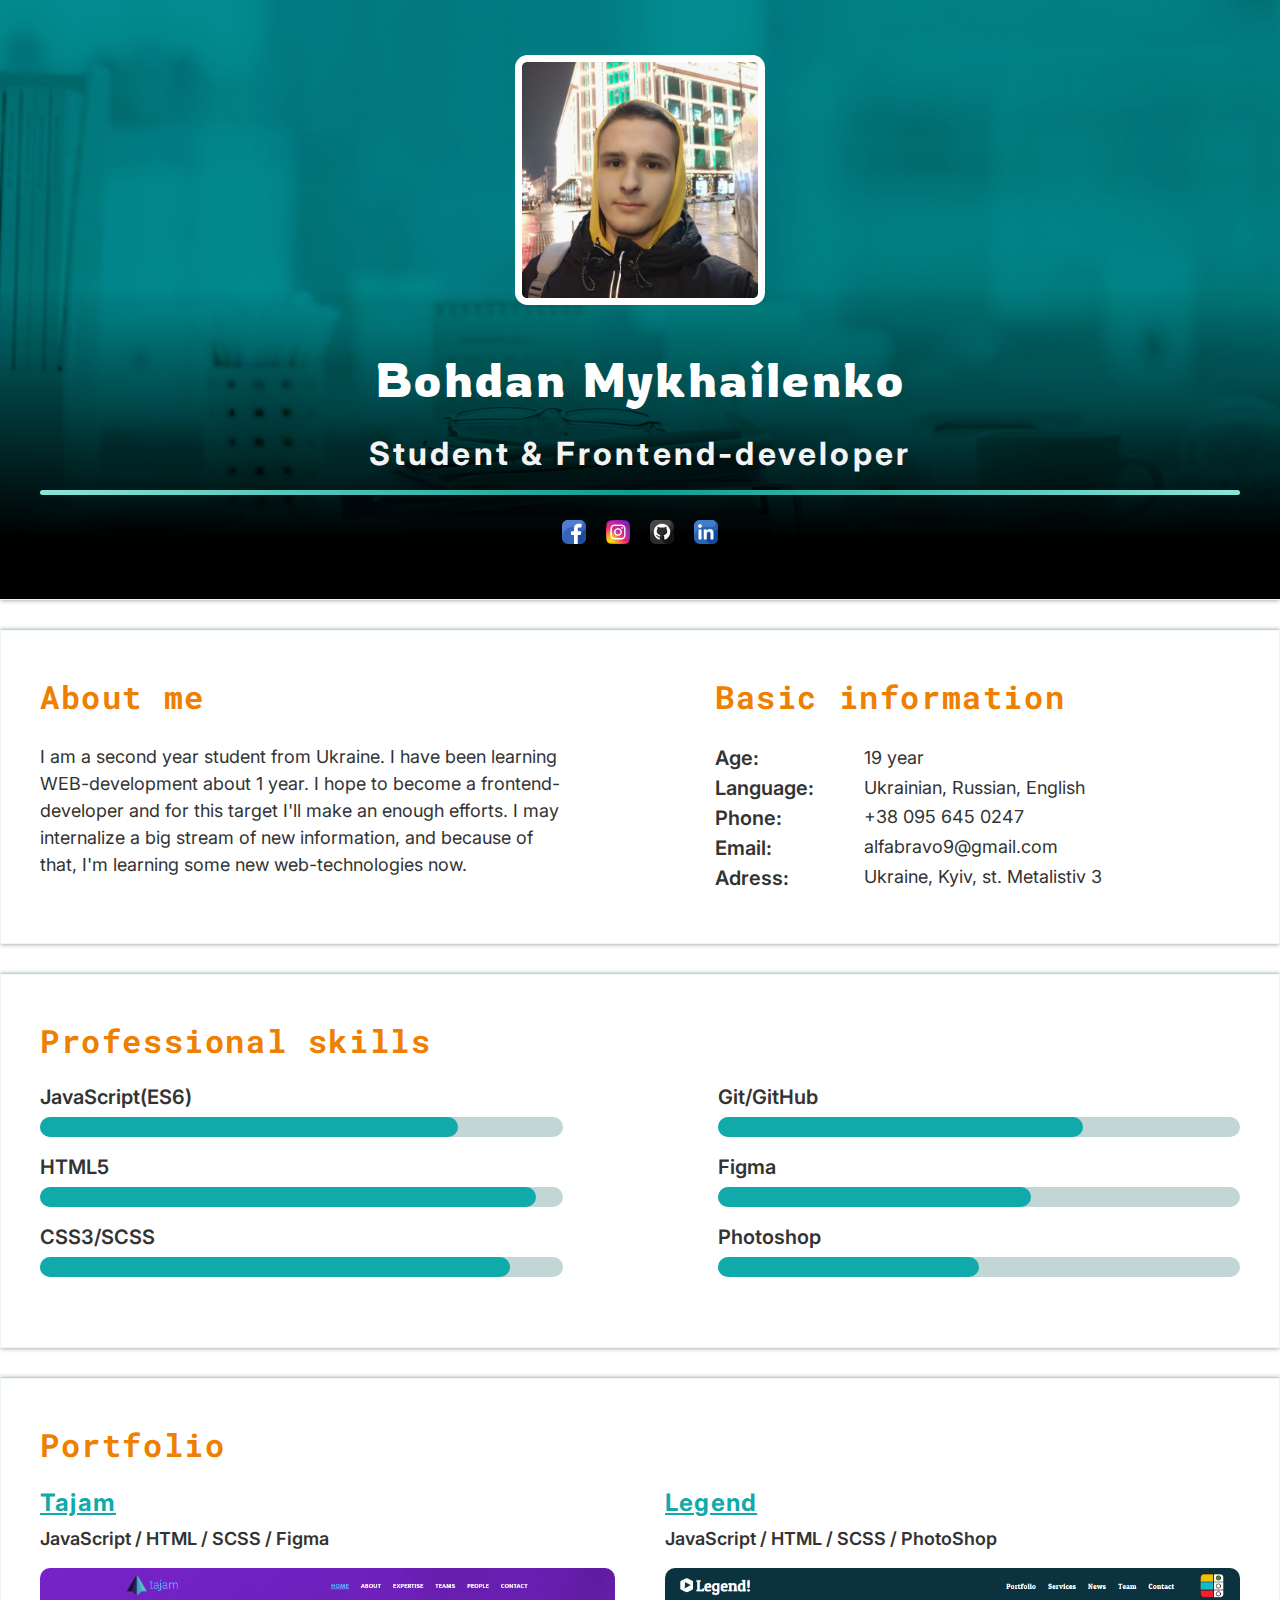
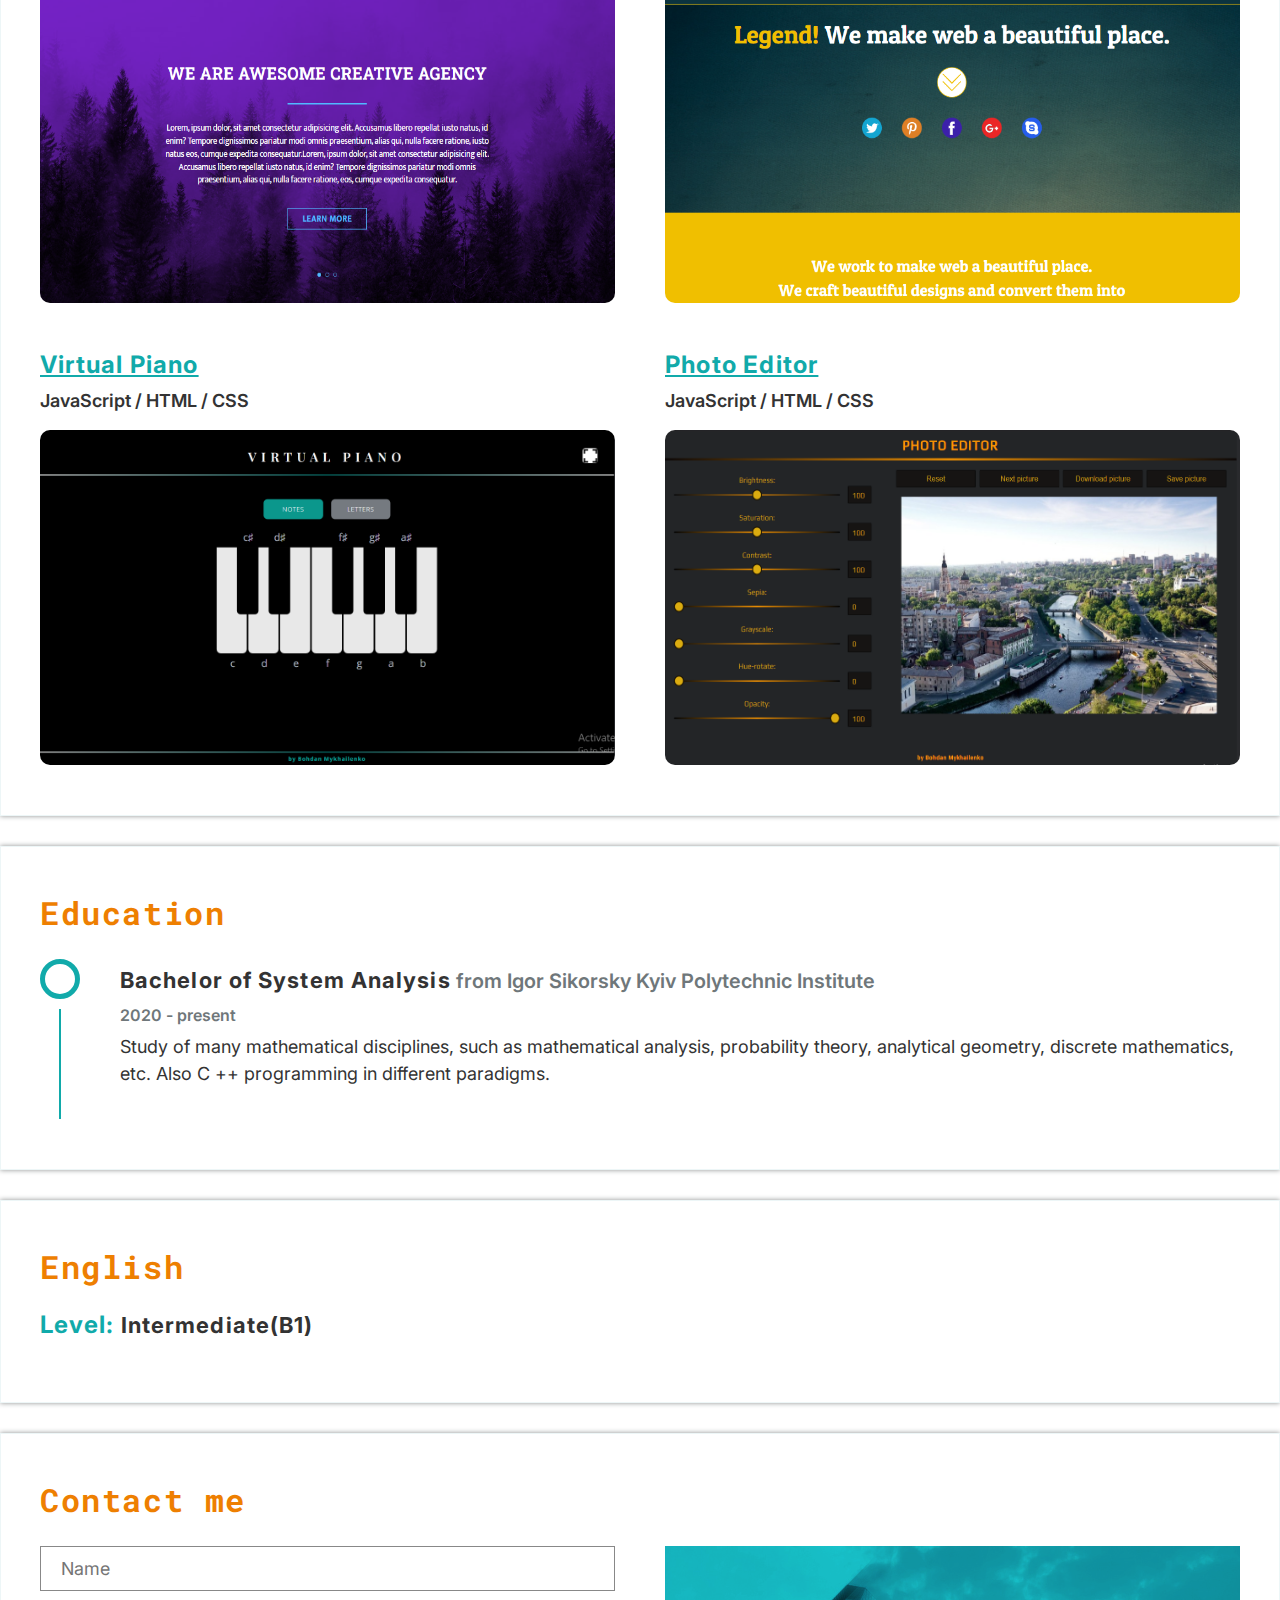
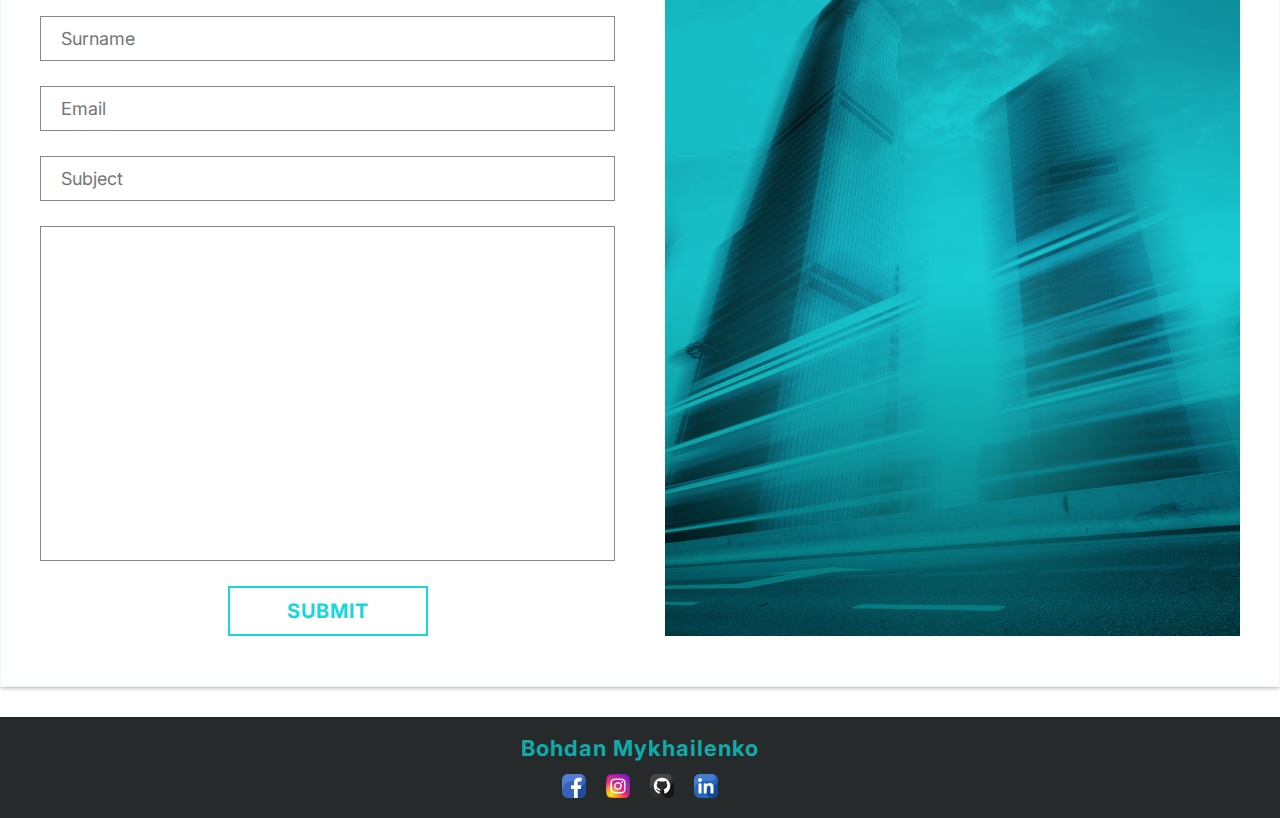
<file: cv/index.html>
<!DOCTYPE html>
<html lang="en">

<head>
  <meta charset="UTF-8">
  <meta http-equiv="X-UA-Compatible" content="IE=edge">
  <meta name="viewport" content="width=device-width, initial-scale=1.0">
  <title>CV</title>
  <link rel="stylesheet" href="css/style.css">
  <link href="[data-uri]" rel="icon" type="image/x-icon" />
</head>

<body>
  <header class=" header">
    <div class="container">
      <div class="header__items">
        <div class="header__img">
          <img src="img/photo.jpg" alt="photo">
        </div>
        <h1 class="header__name title">Bohdan Mykhailenko</h1>
        <h2 class="header__subtitle subtitle">Student & Frontend-developer</h2>
        <div class="header__social social">
          <a href="https://www.facebook.com/profile.php?id=100049895348360">
            <img src="img/icons/facebook.png" alt="icon">
          </a>
          <a href="https://www.instagram.com/bohdan_02/">
            <img src="img/icons/instagram.png" alt="icon">
          </a>
          <a href="https://github.com/Alfabravo228">
            <img src="img/icons/github.png" alt="icon">
          </a>
          <a href="https://www.linkedin.com/in/bohdan-mykhailenko-6b31b3226/">
            <img src="img/icons/linkedin.png" alt="icon">
          </a>
        </div>
      </div>
    </div>
  </header>
  <main class="main">
    <section class="about">
      <div class="container">
        <div class="about__row">
          <div class="about__column">
            <h2 class="about__title title">About me</h2>
            <div class="about__text text ">
              I am a second year student from Ukraine. I have been learning WEB-development about 1 year. I hope to
              become a
              frontend-developer and for this target I'll make an enough efforts. I may internalize a big stream of new
              information, and because of that, I'm learning some new web-technologies now.
            </div>
          </div>
          <div class="about__column">
            <h2 class="about__title title">Basic information</h2>
            <div class="about__items ">
              <div class="about__item">
                <div class="about__subtitle text">Age:</div>
                <div class="about__subtitle text">Language:</div>
                <div class="about__subtitle text">Phone:</div>
                <div class="about__subtitle text">Email:</div>
                <div class="about__subtitle text">Adress:</div>
              </div>
              <div class="about__item">
                <div class="about__subtext text">19 year</div>
                <div class="about__subtext text">Ukrainian, Russian, English</div>
                <div class="about__subtext text">+38 095 645 0247</div>
                <div class="about__subtext text">alfabravo9@gmail.com</div>
                <div class="about__subtext text">Ukraine, Kyiv, st. Metalistiv 3</div>
              </div>
            </div>
          </div>
        </div>
      </div>
    </section>
    <section class="skills">
      <div class="container">
        <h2 class="skills__title title">Professional skills</h2>
        <div class="skills__items">
          <div class="skills__column">
            <div class="skills__item">
              <span class="skills__name">JavaScript(ES6)</span>
              <div class="skills__range skills__range_1"><span></span></div>
            </div>
            <div class="skills__item">
              <span class="skills__name">HTML5</span>
              <div class="skills__range skills__range_2"><span></span></div>
            </div>
            <div class="skills__item">
              <span class="skills__name">CSS3/SCSS</span>
              <div class="skills__range skills__range_3"><span></span></div>
            </div>
          </div>
          <div class="skills__column">
            <div class="skills__item">
              <span class="skills__name">Git/GitHub</span>
              <div class="skills__range skills__range_4"><span></span></div>
            </div>
            <div class="skills__item">
              <span class="skills__name">Figma</span>
              <div class="skills__range skills__range_5"><span></span></div>
            </div>
            <div class="skills__item">
              <span class="skills__name">Photoshop</span>
              <div class="skills__range skills__range_6"><span></span></div>
            </div>
          </div>
        </div>
      </div>
    </section>
    <section class="portfolio">
      <div class="container">
        <h2 class="portfolio__title title">Portfolio</h2>
        <div class="portfolio__projects">
          <div class="portfolio__column">
            <span class="portfolio__subtitle subtitle">
              <a href="https://alfabravo228.github.io/wed-projects/tajam/">Tajam</a>
            </span>
            <div class="portfolio__info">
              JavaScript / HTML / SCSS / Figma
            </div>
            <div class="portfolio__img">
              <img src="img/tajam.PNG" alt="photo">
            </div>
          </div>
          <div class="portfolio__column">
            <div class="portfolio__subtitle subtitle">
              <a href="https://alfabravo228.github.io/wed-projects/legend/">Legend</a>
            </div>
            <div class="portfolio__info">
              JavaScript / HTML / SCSS / PhotoShop
            </div>
            <div class="portfolio__img">
              <img src="img/legend.PNG" alt="photo">
            </div>
          </div>
          <div class="portfolio__column">
            <div class="portfolio__subtitle subtitle">
              <a href="https://alfabravo228.github.io/wed-projects/virtual-piano/">Virtual Piano</a>
            </div>
            <div class="portfolio__info">
              JavaScript / HTML / CSS
            </div>
            <div class="portfolio__img">
              <img src="img/virtual-piano.PNG" alt="photo">
            </div>
          </div>
          <div class="portfolio__column">
            <div class="portfolio__subtitle subtitle">
              <a href="https://alfabravo228.github.io/wed-projects/photo-editor/">Photo Editor</a>
            </div>
            <div class="portfolio__info">
              JavaScript / HTML / CSS
            </div>
            <div class="portfolio__img">
              <img src="img/photo-editor.PNG" alt="photo">
            </div>
          </div>
        </div>
      </div>
    </section>
    <section class="education">
      <div class="container">
        <h2 class="education__title title">Education</h2>
        <div class="education__column">
          <div class="education__item education__item_1">
            <div class="education__circle"></div>
            <div class="education__line"></div>
          </div>
          <div class="education__item">
            <div class="education__place text"><span class="subtitle">Bachelor of System Analysis</span> from Igor
              Sikorsky
              Kyiv
              Polytechnic
              Institute</div>
            <div class=" education__period">2020 - present</div>
            <div class="education__text text">Study of many mathematical disciplines, such as mathematical analysis,
              probability theory, analytical geometry, discrete mathematics, etc. Also C ++ programming in different
              paradigms.</div>
          </div>
        </div>
      </div>
    </section>
    <section class="english">
      <div class="container">
        <h2 class="english__title title">English</h2>
        <div class="english__text subtitle">
          <span>Level: </span>
          Intermediate(B1)
        </div>
      </div>
    </section>
    <section class="form">
      <div class="container">
        <h2 class="form__title title">Contact me</h2>
        <div class="form__columns">
          <div class="form__column">
            <form action="send.php" class="form__form" method="POST">
              <div class="form__input-row">
                <input class="_req" id="input-name" name="name" required type="text" value="" pattern="[A-Za-z]{3,}"
                  placeholder="Name" />
                <input class="_req" id="input-surname" name="surname" required type="text" value=""
                  pattern="[A-Za-z]{3,}" placeholder="Surname" />
                <input class="_req _email" id="input-email" name="email" required type="email" value=""
                  placeholder="Email" />
                <input class="_req" id="input-subject" required type="text" name="subject" value=""
                  pattern="^[A-Za-z\s]+$" placeholder="Subject" />
                <textarea id="input-text" name="text"></textarea>
                <input class="form__button button" type="submit" value="Submit">
              </div>
            </form>
          </div>
          <div class="form__column form__column_img">
          </div>
        </div>
      </div>
    </section>
  </main>
  <footer class="footer">
    <div class="container">
      <h2 class="footer__text subtitle">
        Bohdan Mykhailenko
      </h2>
      <div class="footer__social social">
        <a href="https://www.facebook.com/profile.php?id=100049895348360">
          <img src="img/icons/facebook.png" alt="icon">
        </a>
        <a href="https://www.instagram.com/bohdan_02/">
          <img src="img/icons/instagram.png" alt="icon">
        </a>
        <a href="https://github.com/Alfabravo228">
          <img src="img/icons/github.png" alt="icon">
        </a>
        <a href="https://www.linkedin.com/in/bohdan-mykhailenko-6b31b3226/">
          <img src="img/icons/linkedin.png" alt="icon">
        </a>
      </div>
    </div>
  </footer>
</body>

</html>
</file>
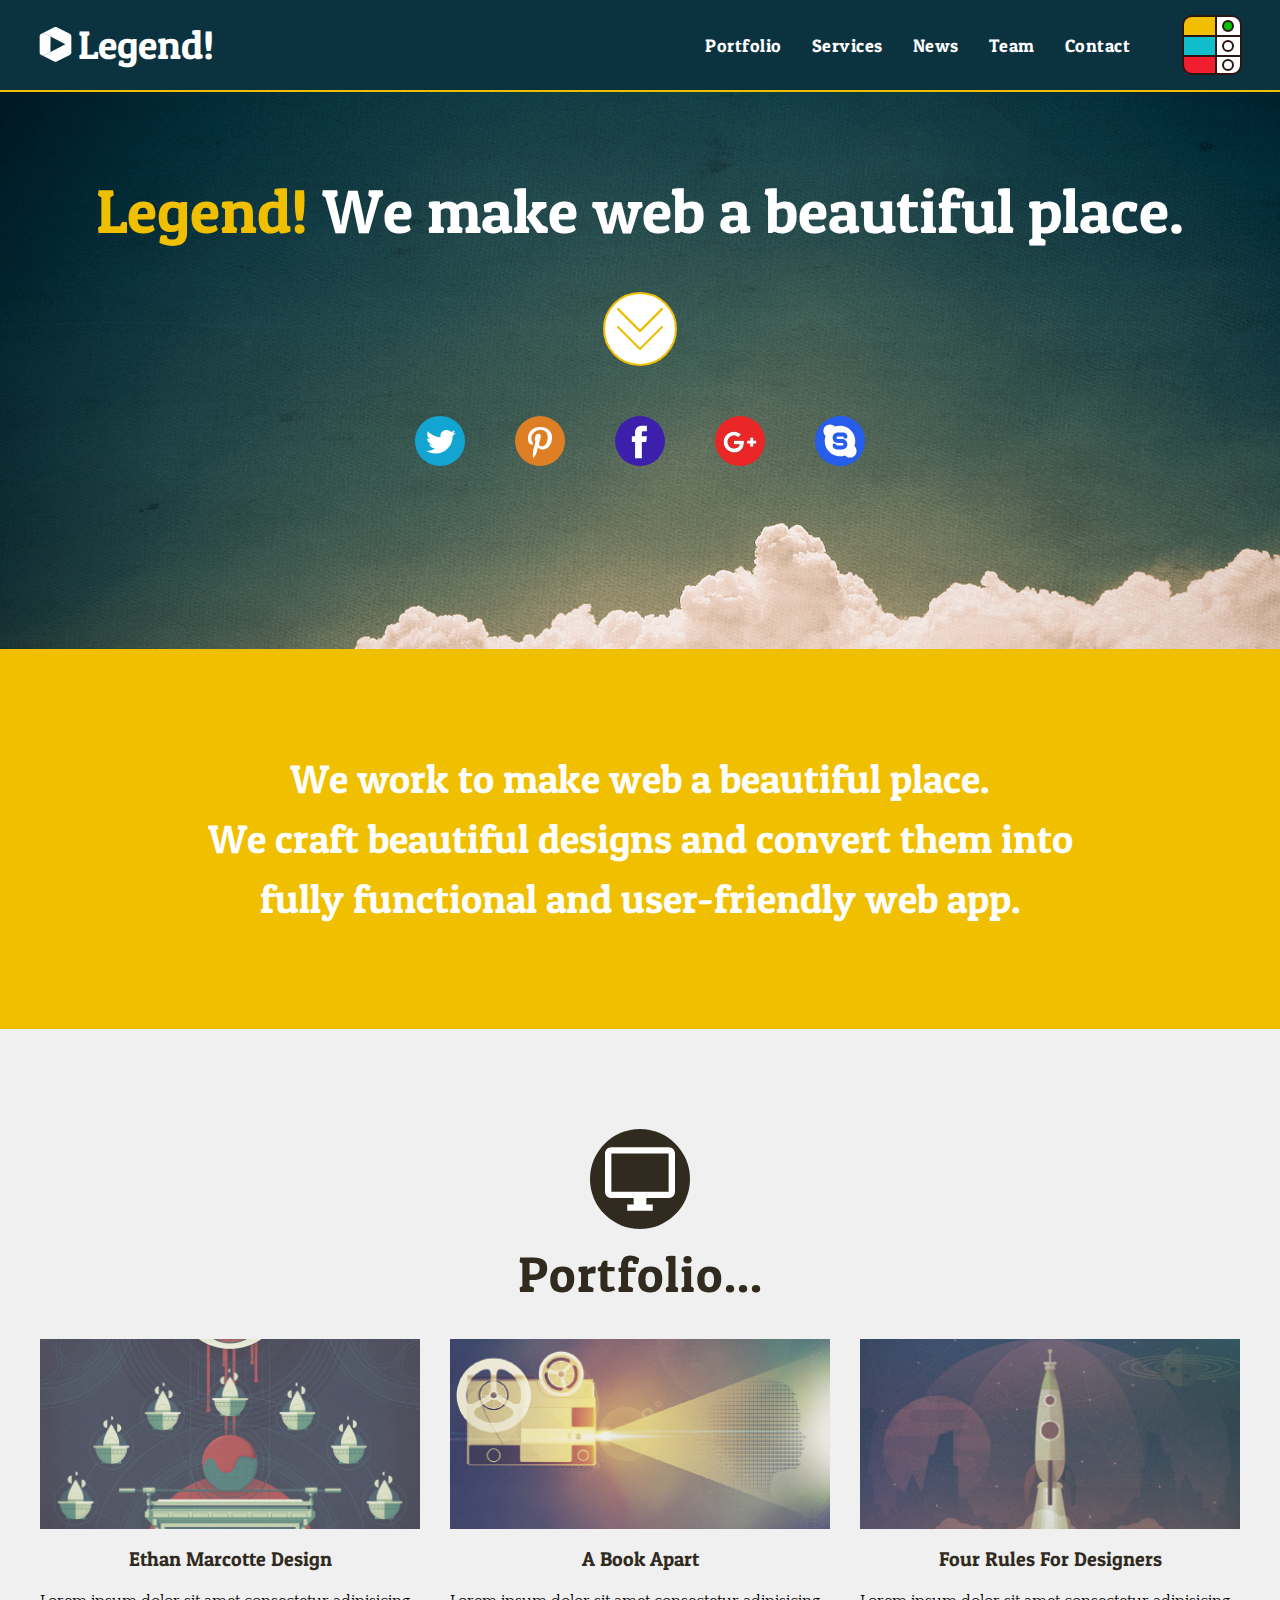
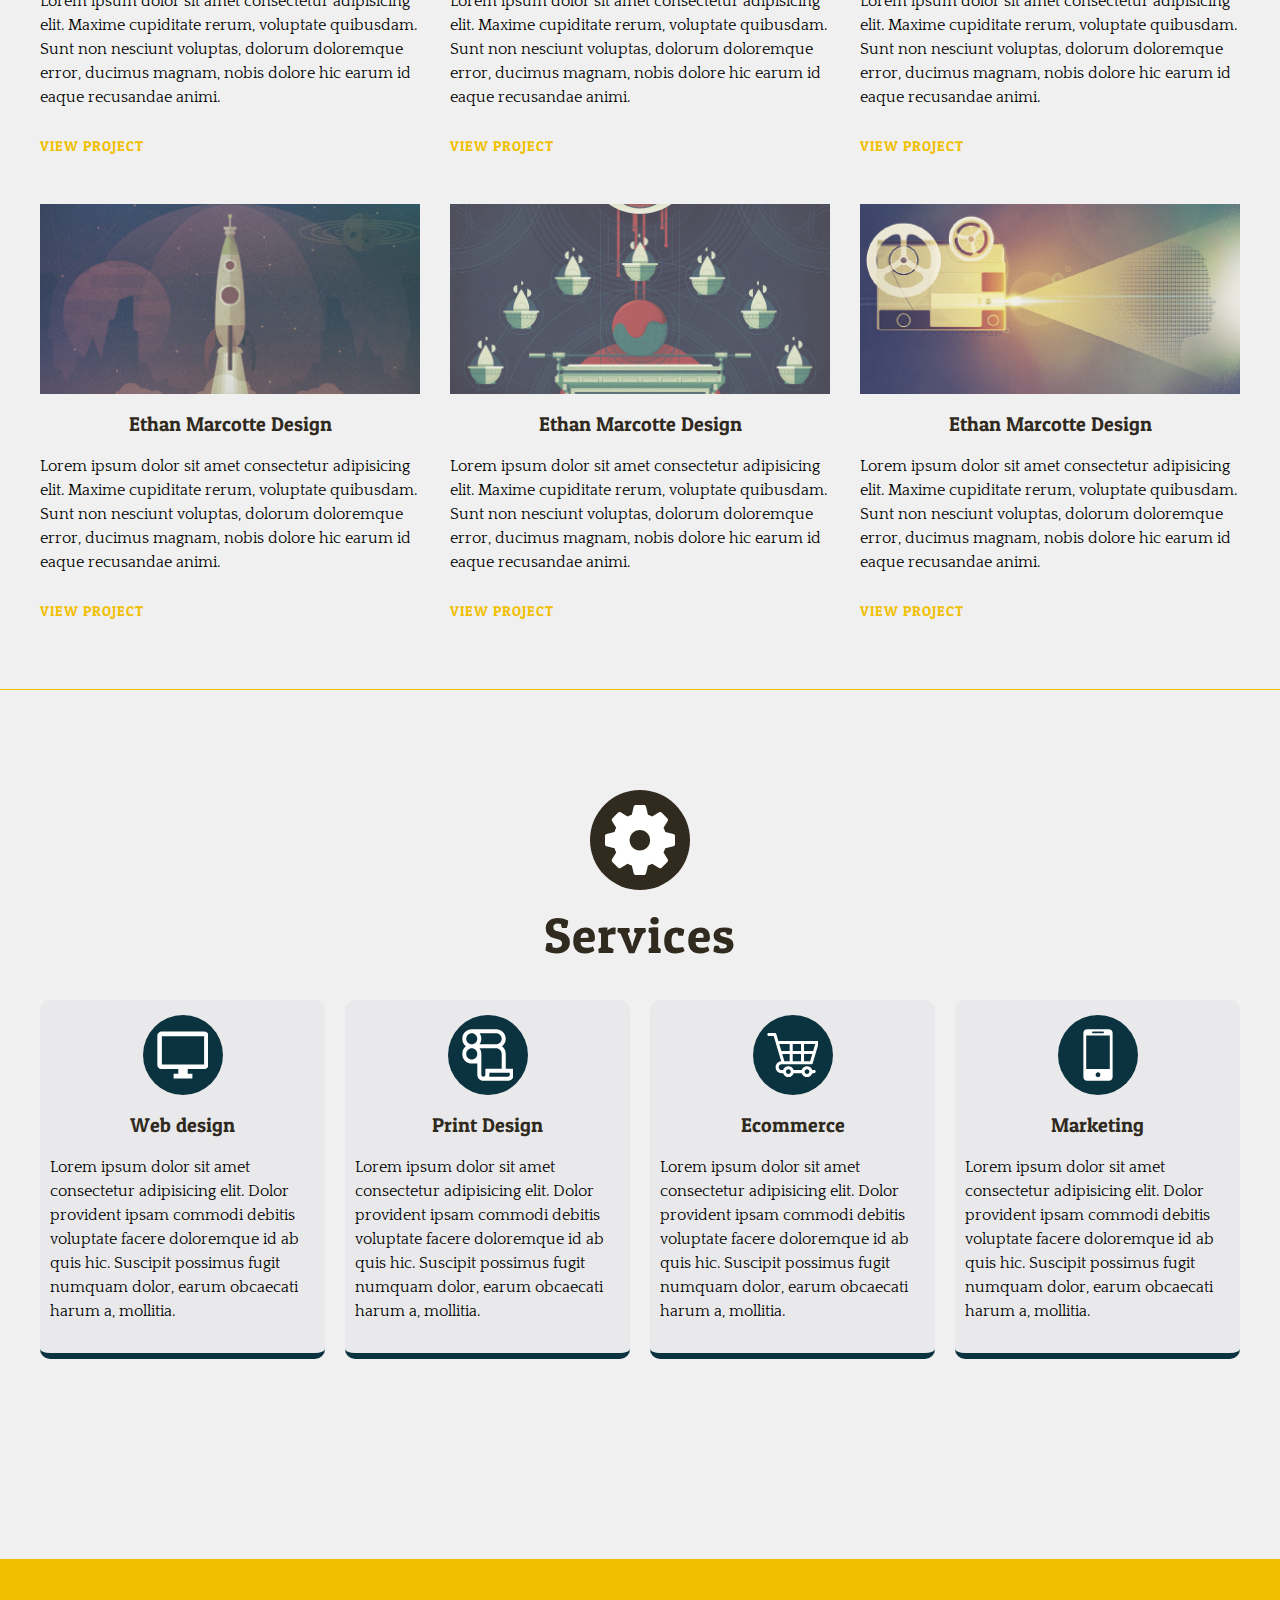
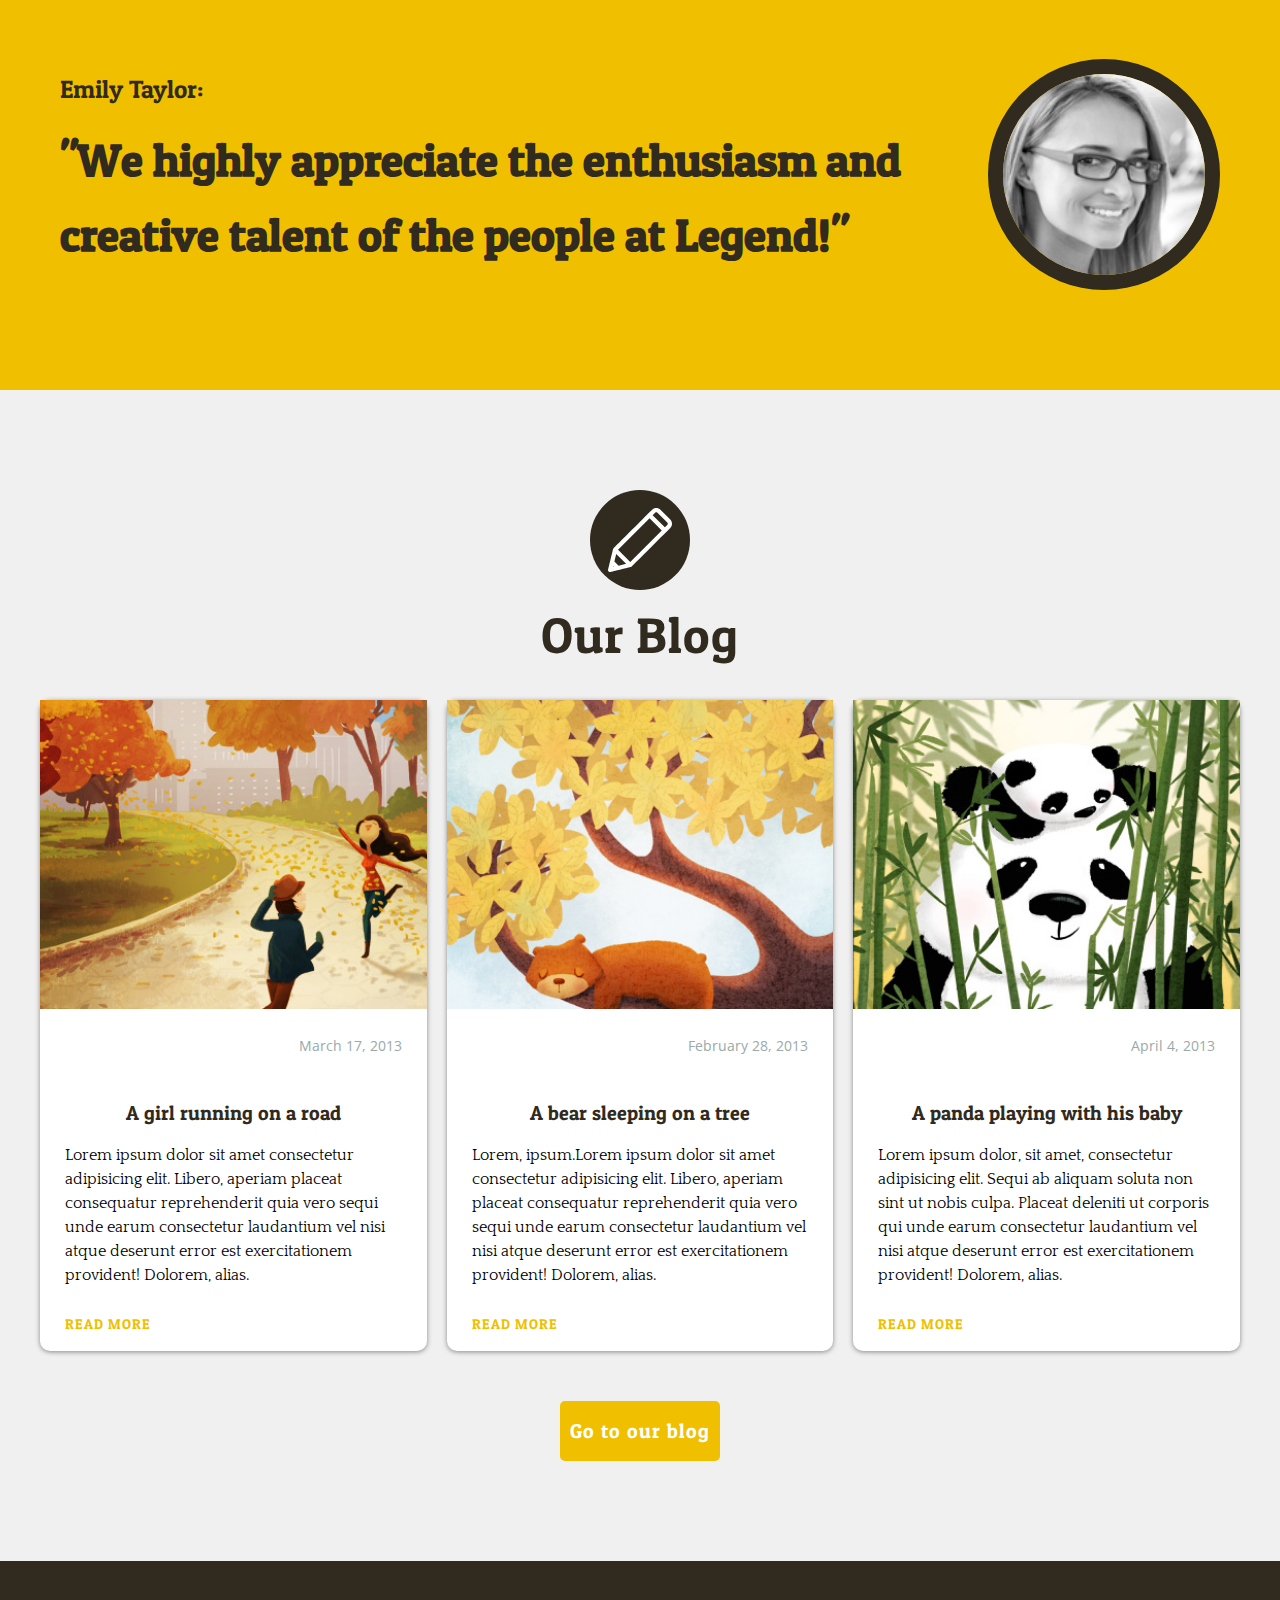
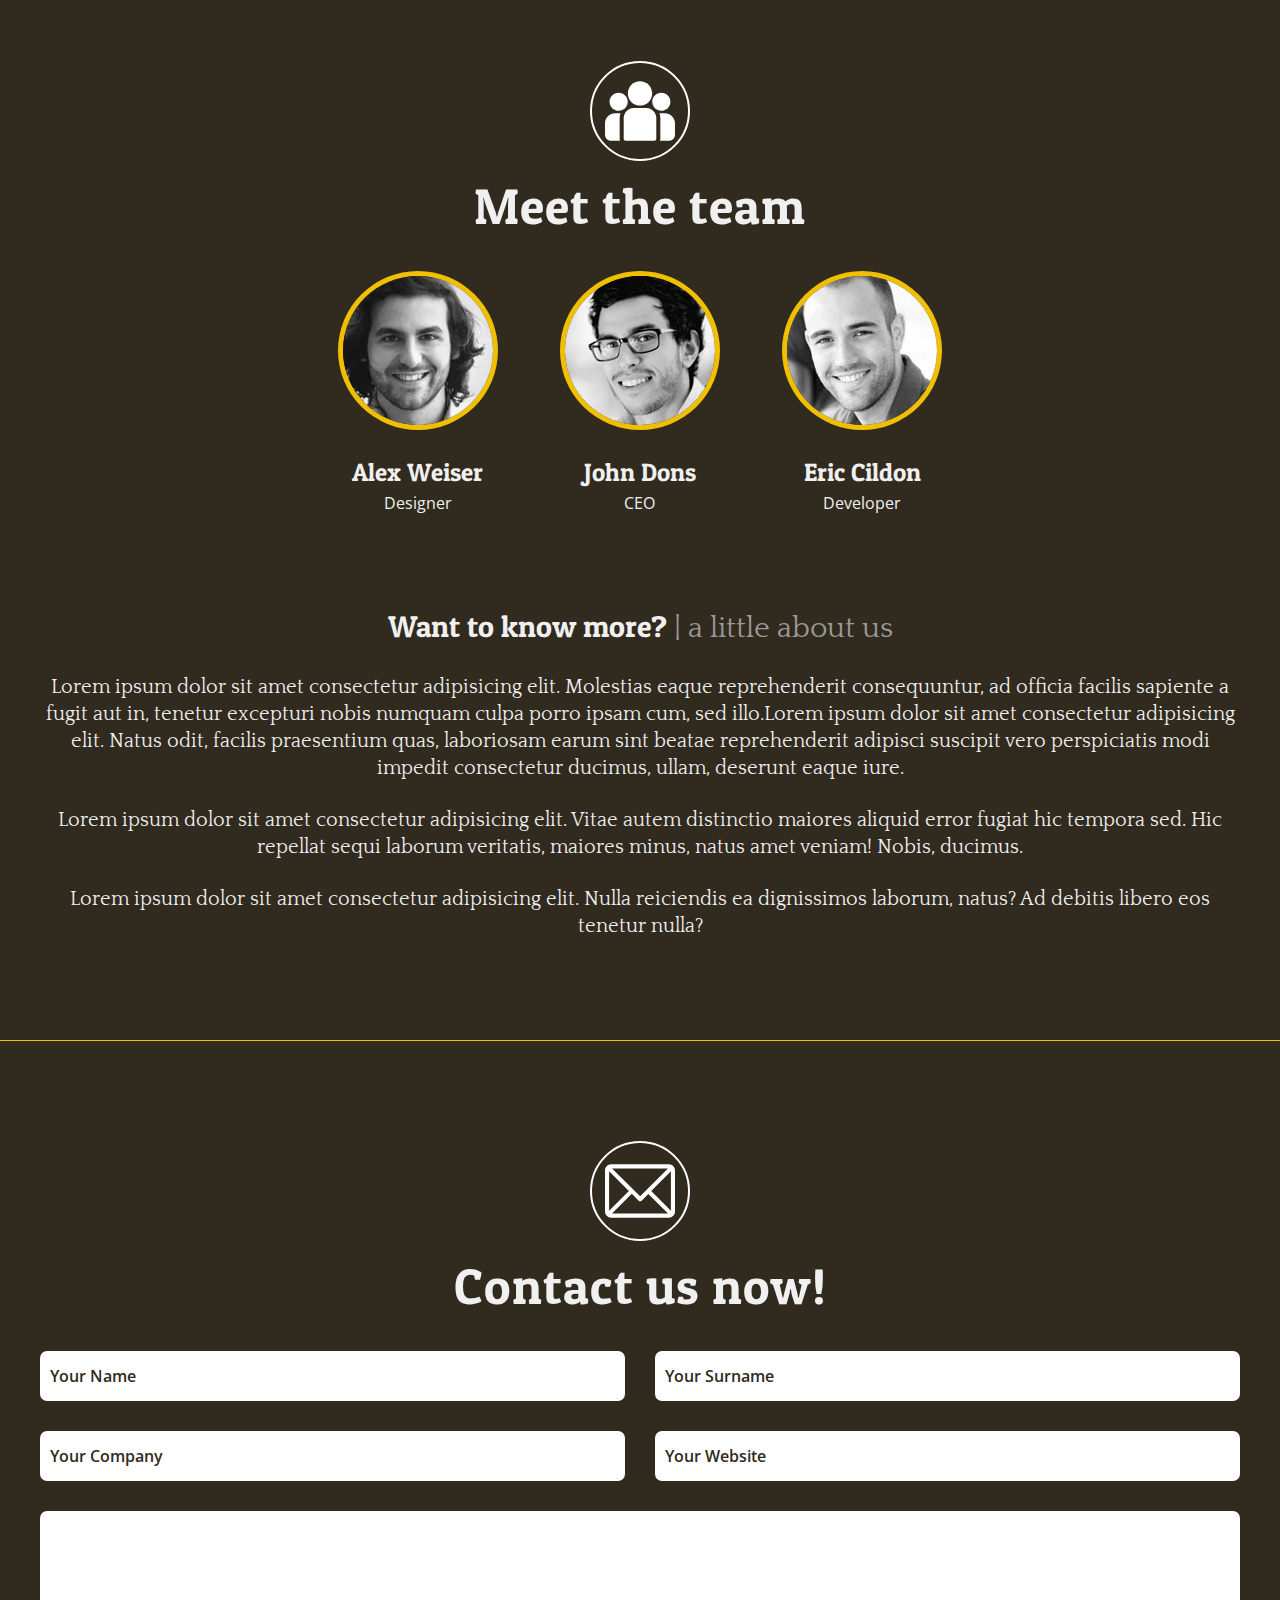
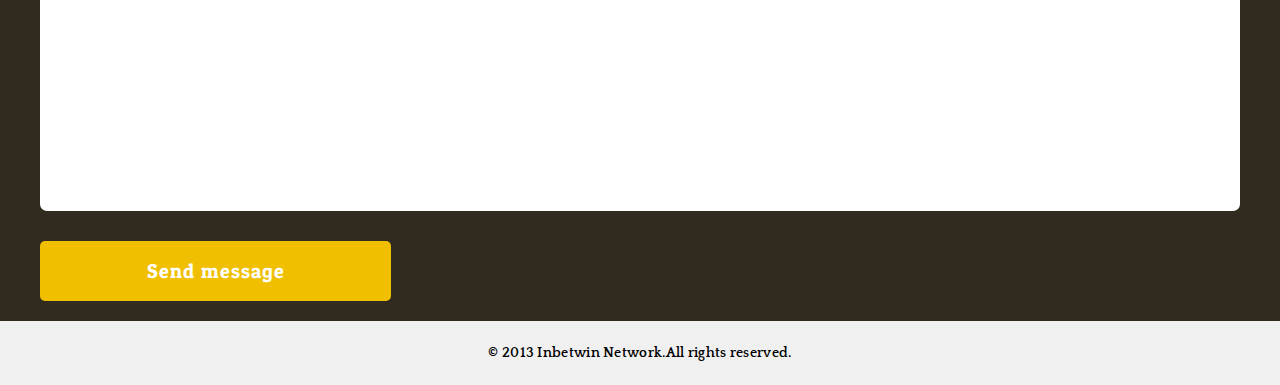
<file: legend/index.html>
<!DOCTYPE html>
<html lang="en">

<head>
	<meta charset="UTF-8">
	<meta name="viewport" content="width=device-width">
	<title>Legend</title>
	<link rel="stylesheet" href="css/style.css">
	<link rel="shortcut icon" href="img/favicon.ico">
</head>

<body>
	<header class="header">
		<div class="header__wrapper">
			<div class="header__row">
				<div class="header__logotype">
					<a href="#">
						<svg class="header__logo">
							<use xlink:href="img/icon/sprite.svg#logo"></use>
						</svg>
					</a>
					<div class="header__title"><a href="#">Legend!</a></div>
				</div>
				<div class="header__burger">
					<span></span>
				</div>
				<nav class="header__menu">
					<div class="header__link"><a href="#">Portfolio</a></div>
					<div class="header__link"><a href="#">Services</a></div>
					<div class="header__link"><a href="#">News</a></div>
					<div class="header__link"><a href="#">Team</a></div>
					<div class="header__link"><a href="#">Contact</a></div>
				</nav>
			</div>
			<div class="header__selector">
				<div class="header__row-colour">
					<div class="header__column-colour">
						<div data-index-number="1" class="header__colour header__colour_1"></div>
						<div data-index-number="2" class="header__colour header__colour_2"></div>
						<div data-index-number="3" class="header__colour header__colour_3"></div>
					</div>
					<div class="header__column-colour">
						<div class="header__switch">
							<div data-index-number="1" class="header__point header__point_1"></div>
						</div>
						<div class="header__switch">
							<div data-index-number="2" class="header__point header__point_2"></div>
						</div>
						<div class="header__switch">
							<div data-index-number="3" class="header__point header__point_3"></div>
						</div>
					</div>
				</div>
			</div>
		</div>
	</header>
	<main class="main">
		<section class="start">
			<div class="container">
				<div class="start__title">
					<h1><span>Legend!</span>
						We make web a beautiful place.
					</h1>
				</div>
				<button data-toggle-id="form" class="start__arrow">
					<svg data-toggle-id="form" class="start__arrow-icon">
						<use data-toggle-id="form" xlink:href="img/icon/sprite.svg#down-arrow"></use>
					</svg>
				</button>
				<div id="pop-up" class="start__pop-up">
					<div class="start__pop-up-title">
						Signup for our Newsletter to be updated
					</div>
					<form class="start__form">
						<input class="start__email" type="email" value="" placeholder="you@yourmail.com">
						<input class="start__button button" type="submit" value="Notify me">
					</form>
				</div>
				<div class="start__social">
					<a href="twitter.com">
						<svg class="start__icon start__icon_1">
							<use xlink:href="img/icon/sprite.svg#twitter"></use>
						</svg>
					</a>
					<a href="pinterest.com">
						<svg class="start__icon start__icon_2">
							<use xlink:href="img/icon/sprite.svg#pinterest"></use>
						</svg>
					</a>
					<a href="facebook.com">
						<svg class="start__icon start__icon_3">
							<use xlink:href="img/icon/sprite.svg#facebook"></use>
						</svg>
					</a>
					<a href="google.com">
						<svg class="start__icon start__icon_4">
							<use xlink:href="img/icon/sprite.svg#google"></use>
						</svg>
					</a>
					<a href="skype.com">
						<svg class="start__icon start__icon_5">
							<use xlink:href="img/icon/sprite.svg#skype"></use>
						</svg>
					</a>
				</div>
			</div>
		</section>
		<section class="motto">
			<div class="container">
				<div class="motto__text">
					<h3>We work to make web a beautiful place.</h3>
					<p>We craft beautiful designs and convert them into fully functional and user-friendly web app.</p>
				</div>
			</div>
		</section>
		<section class="portfolio">
			<div class="container">
				<div class="portfolio__top">
					<div class="portfolio__icon big-icon">
						<svg>
							<use xlink:href="img/icon/sprite.svg#monitor"></use>
						</svg>
					</div>
				</div>
				<h2 class="portfolio__title title">
					Portfolio...
				</h2>
				<div class="portfolio__row">
					<div class="portfolio__column">
						<div class="portfolio__img">
							<img src="img/portfolio-01.jpg" alt="photo">
						</div>
						<h4 class="portfolio__title subtitle">
							Ethan Marcotte Design
						</h4>
						<div class="portfolio__text text">
							Lorem ipsum dolor sit amet consectetur adipisicing elit. Maxime cupiditate rerum, voluptate quibusdam.
							Sunt non nesciunt voluptas, dolorum doloremque error, ducimus magnam, nobis dolore hic earum id eaque
							recusandae animi.
						</div>
						<div class="portfolio__link">
							View project
						</div>
					</div>
					<div class="portfolio__column">
						<div class="portfolio__img">
							<img src="img/portfolio-02.jpg" alt="photo">
						</div>
						<h4 class="portfolio__title subtitle">
							A Book Apart
						</h4>
						<div class="portfolio__text text">
							Lorem ipsum dolor sit amet consectetur adipisicing elit. Maxime cupiditate rerum, voluptate quibusdam.
							Sunt non nesciunt voluptas, dolorum doloremque error, ducimus magnam, nobis dolore hic earum id eaque
							recusandae animi.
						</div>
						<div class="portfolio__link">
							View project
						</div>
					</div>
					<div class="portfolio__column">
						<div class="portfolio__img">
							<img src="img/portfolio-03.jpg" alt="photo">
						</div>
						<h4 class="portfolio__title subtitle">
							Four Rules For Designers
						</h4>
						<div class="portfolio__text text">
							Lorem ipsum dolor sit amet consectetur adipisicing elit. Maxime cupiditate rerum, voluptate quibusdam.
							Sunt non nesciunt voluptas, dolorum doloremque error, ducimus magnam, nobis dolore hic earum id eaque
							recusandae animi.
						</div>
						<div class="portfolio__link">
							View project
						</div>
					</div>
					<div class="portfolio__column">
						<div class="portfolio__img">
							<img src="img/portfolio-03.jpg" alt="photo">
						</div>
						<h4 class="portfolio__title subtitle">
							Ethan Marcotte Design
						</h4>
						<div class="portfolio__text text">
							Lorem ipsum dolor sit amet consectetur adipisicing elit. Maxime cupiditate rerum, voluptate quibusdam.
							Sunt non nesciunt voluptas, dolorum doloremque error, ducimus magnam, nobis dolore hic earum id eaque
							recusandae animi.
						</div>
						<div class="portfolio__link">
							View project
						</div>
					</div>
					<div class="portfolio__column">
						<div class="portfolio__img">
							<img src="img/portfolio-01.jpg" alt="photo">
						</div>
						<h4 class="portfolio__title subtitle">
							Ethan Marcotte Design
						</h4>
						<div class="portfolio__text text">
							Lorem ipsum dolor sit amet consectetur adipisicing elit. Maxime cupiditate rerum, voluptate quibusdam.
							Sunt non nesciunt voluptas, dolorum doloremque error, ducimus magnam, nobis dolore hic earum id eaque
							recusandae animi.
						</div>
						<div class="portfolio__link">
							View project
						</div>
					</div>
					<div class="portfolio__column">
						<div class="portfolio__img">
							<img src="img/portfolio-02.jpg" alt="photo">
						</div>
						<h4 class="portfolio__title subtitle">
							Ethan Marcotte Design
						</h4>
						<div class="portfolio__text text">
							Lorem ipsum dolor sit amet consectetur adipisicing elit. Maxime cupiditate rerum, voluptate quibusdam.
							Sunt non nesciunt voluptas, dolorum doloremque error, ducimus magnam, nobis dolore hic earum id eaque
							recusandae animi.
						</div>
						<div class="portfolio__link">
							View project
						</div>
					</div>
				</div>
			</div>
		</section>
		<section class="services">
			<div class="container">
				<div class="services__top">
					<div class="services__big-icon big-icon">
						<svg>
							<use xlink:href="img/icon/sprite.svg#settings"></use>
						</svg>
					</div>
				</div>
				<h2 class="services__title title">Services</h2>
				<div class="services__row">
					<div class="services__column">
						<div class="services__icon big-icon">
							<svg>
								<use xlink:href="img/icon/sprite.svg#monitor"></use>
							</svg>
						</div>
						<h4 class="services__title subtitle">Web design</h4>
						<div class="services__text text">
							Lorem ipsum dolor sit amet consectetur adipisicing elit. Dolor provident ipsam commodi debitis voluptate
							facere doloremque id ab quis hic. Suscipit possimus fugit numquam dolor, earum obcaecati harum a,
							mollitia.
						</div>
					</div>
					<div class="services__column">
						<div class="services__icon big-icon">
							<svg>
								<use xlink:href="img/icon/sprite.svg#print"></use>
							</svg>
						</div>
						<h4 class="services__title subtitle">Print Design</h4>
						<div class="services__text text">
							Lorem ipsum dolor sit amet consectetur adipisicing elit. Dolor provident ipsam commodi debitis voluptate
							facere doloremque id ab quis hic. Suscipit possimus fugit numquam dolor, earum obcaecati harum a,
							mollitia.
						</div>
					</div>
					<div class=" services__column">
						<div class="services__icon big-icon">
							<svg>
								<use xlink:href="img/icon/sprite.svg#cart"></use>
							</svg>
						</div>
						<h4 class="services__title subtitle">Ecommerce</h4>
						<div class="services__text text">
							Lorem ipsum dolor sit amet consectetur adipisicing elit. Dolor provident ipsam commodi debitis voluptate
							facere doloremque id ab quis hic. Suscipit possimus fugit numquam dolor, earum obcaecati harum a,
							mollitia.
						</div>
					</div>
					<div class="services__column">
						<div class="services__icon big-icon">
							<svg>
								<use xlink:href="img/icon/sprite.svg#phone"></use>
							</svg>
						</div>
						<h4 class="services__title subtitle">Marketing</h4>
						<div class="services__text text">
							Lorem ipsum dolor sit amet consectetur adipisicing elit. Dolor provident ipsam commodi debitis voluptate
							facere doloremque id ab quis hic. Suscipit possimus fugit numquam dolor, earum obcaecati harum a,
							mollitia.
						</div>
					</div>
				</div>
			</div>
		</section>
		<section class="quote">
			<div class="container">
				<div class="quote__row">
					<div class="quote__column">
						<div class="quote__author">Emily Taylor:</div>
						<h3 class="quote__text">
							"We highly appreciate the enthusiasm and creative talent of the people at Legend!"
						</h3>
					</div>
					<div class="quote__column">
						<img src="img/portrait-3.jpg" alt="portrait">
					</div>
				</div>
			</div>
		</section>
		<section class="blog">
			<div class="container">
				<div class="blog__top">
					<div class="blog__icon big-icon">
						<svg>
							<use xlink:href="img/icon/sprite.svg#pencil"></use>
						</svg>
					</div>
				</div>
				<h2 class="blog__title title">Our Blog</h2>
				<div class="blog__row">
					<div class="blog__column">
						<div class="blog__item">
							<div class="blog__img ">
								<img src="img/blog_img-01.jpg" alt="photo">
							</div>
							<div class="blog__date">
								March 17, 2013
							</div>
							<h4 class="blog__subtitle subtitle">A girl running on a road</h4>
							<div class="blog__column-text">Lorem ipsum dolor sit amet consectetur adipisicing elit. Libero, aperiam
								placeat consequatur reprehenderit quia vero sequi unde earum consectetur laudantium vel nisi atque
								deserunt error est exercitationem provident! Dolorem, alias.</div>
							<div class="blog__link">Read more</div>
						</div>
					</div>
					<div class="blog__column">
						<div class="blog__item">
							<div class="blog__img">
								<img src="img/blog_img-02.jpg" alt="photo">
							</div>
							<div class="blog__date">
								February 28, 2013
							</div>
							<h4 class="blog__subtitle subtitle">A bear sleeping on a tree</h4>
							<div class="blog__column-text">Lorem, ipsum.Lorem ipsum dolor sit amet consectetur adipisicing elit.
								Libero, aperiam placeat consequatur reprehenderit quia vero sequi unde earum consectetur laudantium vel
								nisi atque deserunt error est exercitationem provident! Dolorem, alias.</div>
							<div class="blog__link">Read more</div>
						</div>
					</div>
					<div class="blog__column">
						<div class="blog__item">
							<div class="blog__img">
								<img src="img/blog_img-03.jpg" alt="photo">
							</div>
							<div class="blog__date">
								April 4, 2013
							</div>
							<h4 class="blog__subtitle subtitle">A panda playing with his baby</h4>
							<div class="blog__column-text">Lorem ipsum dolor, sit amet, consectetur adipisicing elit. Sequi ab aliquam
								soluta non sint ut nobis culpa. Placeat deleniti ut corporis qui unde earum consectetur laudantium vel
								nisi atque deserunt error est exercitationem provident! Dolorem, alias.</div>
							<div class="blog__link">Read more</div>
						</div>
					</div>
				</div>
				<button class="blog__button button"><a href="#">Go to our blog</a></button>
			</div>
		</section>
		<section class="team">
			<div class="container">
				<div class="team__top">
					<div class="team__icon big-icon">
						<svg>
							<use xlink:href="img/icon/sprite.svg#group"></use>
						</svg>
					</div>
				</div>
				<h2 class="team__title title">Meet the team</h2>
				<div class="team__row">
					<div class="team__column">
						<div class="team__img">
							<img src="img/portrait-1.jpg" alt="photo">
						</div>
						<div class="team__name">Alex Weiser</div>
						<div class="team__post">Designer</div>
					</div>
					<div class="team__column">
						<div class="team__img">
							<img src="img/portrait-2.jpg" alt="photo">
						</div>
						<div class="team__name">John Dons</div>
						<div class="team__post">CEO</div>
					</div>
					<div class="team__column">
						<div class="team__img">
							<img src="img/portrait-4.jpg" alt="photo">
						</div>
						<div class="team__name">Eric Cildon</div>
						<div class="team__post">Developer</div>
					</div>
				</div>
			</div>
		</section>
		<section class="about">
			<div class="container">
				<div class="about__title">
					<h3>Want to know more?</h3>
					<span>| a little about us</span>
				</div>
				<div class="about__text">
					<p>Lorem ipsum dolor sit amet consectetur adipisicing elit. Molestias eaque reprehenderit consequuntur, ad
						officia facilis sapiente a fugit aut in, tenetur excepturi nobis numquam culpa porro ipsam cum, sed
						illo.Lorem ipsum dolor sit amet consectetur adipisicing elit. Natus odit, facilis praesentium quas,
						laboriosam earum sint beatae reprehenderit adipisci suscipit vero perspiciatis modi impedit consectetur
						ducimus, ullam, deserunt eaque iure.</p>
					<p>Lorem ipsum dolor sit amet consectetur adipisicing elit. Vitae autem distinctio maiores aliquid error
						fugiat hic tempora sed. Hic repellat sequi laborum veritatis, maiores minus, natus amet veniam! Nobis,
						ducimus.</p>
					<p>Lorem ipsum dolor sit amet consectetur adipisicing elit. Nulla reiciendis ea dignissimos laborum, natus? Ad
						debitis libero eos tenetur nulla?</p>
				</div>
			</div>
		</section>
		<section class="contact">
			<div class="container">
				<div class="contact__top">
					<div class="contact__icon big-icon">
						<svg>
							<use xlink:href="img/icon/sprite.svg#email"></use>
						</svg>
					</div>
				</div>
				<h2 class="contact__title title">Contact us now!</h2>
				<form class="contact__form">
					<input id="text-field-1" type="text" value="" placeholder="Your Name" pattern="[A-Za-z]{3,}">
					<input id="text-field-2" type="text" value="" placeholder="Your Surname" pattern="[A-Za-z]{3,}">
					<input id="text-field-3" type="text" value="" placeholder="Your Company" pattern="[A-Za-z]{3,}">
					<input id="text-field-4" type="text" value="" placeholder="Your Website" pattern="[A-Za-z]{3,}">
					<textarea id="text-field-5"></textarea>
					<input class="contact__button button" type="submit" value="Send message">
				</form>
			</div>
		</section>
	</main>
	<footer class="footer">
		<div class="footer__copy">© 2013 Inbetwin Network.All rights reserved.</div>
	</footer>
	<script src="script.js"></script>
</body>

</html>
</file>
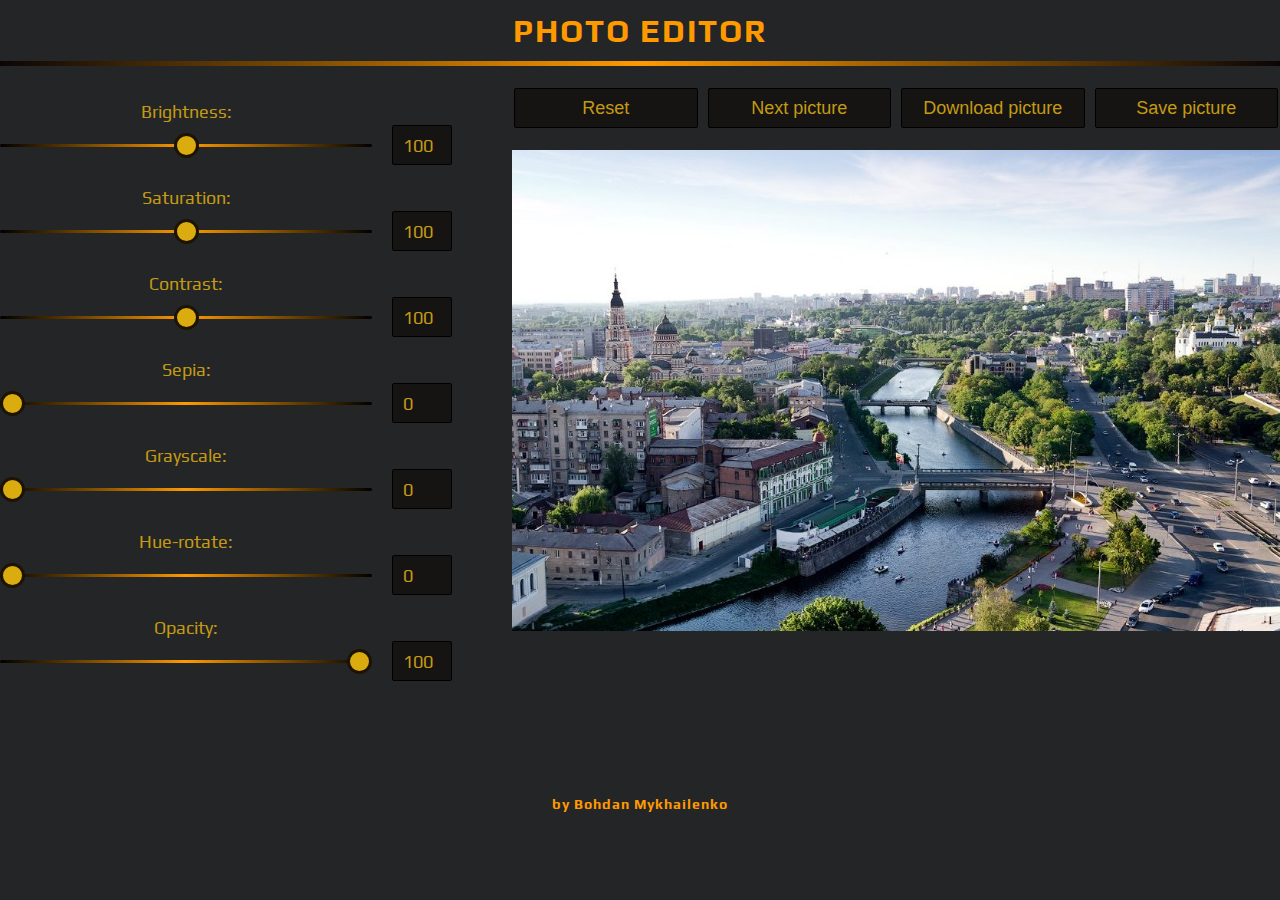
<file: photo-editor/index.html>
<!DOCTYPE html>
<html lang="en">

<head>
  <meta charset="UTF-8" />
  <meta http-equiv="X-UA-Compatible" content="IE=edge" />
  <meta name="viewport" content="width=device-width, initial-scale=1.0" />
  <link href="https://fonts.gstatic.com" rel="preconnect" />
  <link href="https://fonts.googleapis.com/css2?family=Arvo&family=Play&display=swap" rel="stylesheet">
  <link href="css/style.css" rel="stylesheet" />
  <link href="assets/favicon.ico" rel="shortcut icon" />
  <title>Photo Editor</title>
</head>

<body>
  <header class="header">
    <h1 class="header-title">Photo Editor</h1>
  </header>
  <main class="main">
    <section class="filters">
      <label>
        Brightness:
        <input name="brightness" data-sizing="%" type="range" min="0" max="200" value="100" />
        <output name="result">100</output>
      </label>
      <label>
        Saturation:
        <input name="saturate" data-sizing="%" type="range" min="0" max="200" value="100" />
        <output name="result">100</output>
      </label>
      <label>
        Contrast:
        <input name="contrast" data-sizing="%" type="range" min="0" max="200" value="100" />
        <output name="result">100</output>
      </label>
      <label>
        Sepia:
        <input name="sepia" data-sizing="%" type="range" min="0" max="100" value="0" />
        <output name="result">0</output>
      </label>
      <label>
        Grayscale:
        <input name="grayscale" data-sizing="%" type="range" min="0" max="100" value="0" />
        <output name="result">0</output>
      </label>
      <label>
        Hue-rotate:
        <input name="hue" data-sizing="deg" type="range" min="0" max="360" value="0" />
        <output name="result">0</output>
      </label>
      <label>
        Opacity:
        <input name="opacity" data-sizing="%" type="range" min="0" max="100" value="100" />
        <output name="result">100</output>
      </label>
    </section>
    <section class="editor">
      <div class="button-container">
        <button class="button-reset button ">Reset</button>
        <button class="button-next button">Next picture</button>
        <label class="button-load button" for="buttonInput">
          Download picture
          <input class="button-load-input" id="buttonInput" name="upload" type="file" placeholder="Load picture" />
        </label>
        <button class="button-save button">Save picture</button>
      </div>
      <canvas></canvas>
      <div class="img-container">
        <img src="assets/img/main-img.jpg" alt="image" />
      </div>
    </section>
  </main>
  <footer class="footer">
    <h2 class="footer-author">
      by Bohdan Mykhailenko
    </h2>
  </footer>
  <button class="fullscreen"></button>
  <script src="script.js"></script>
</body>

</html
</file>
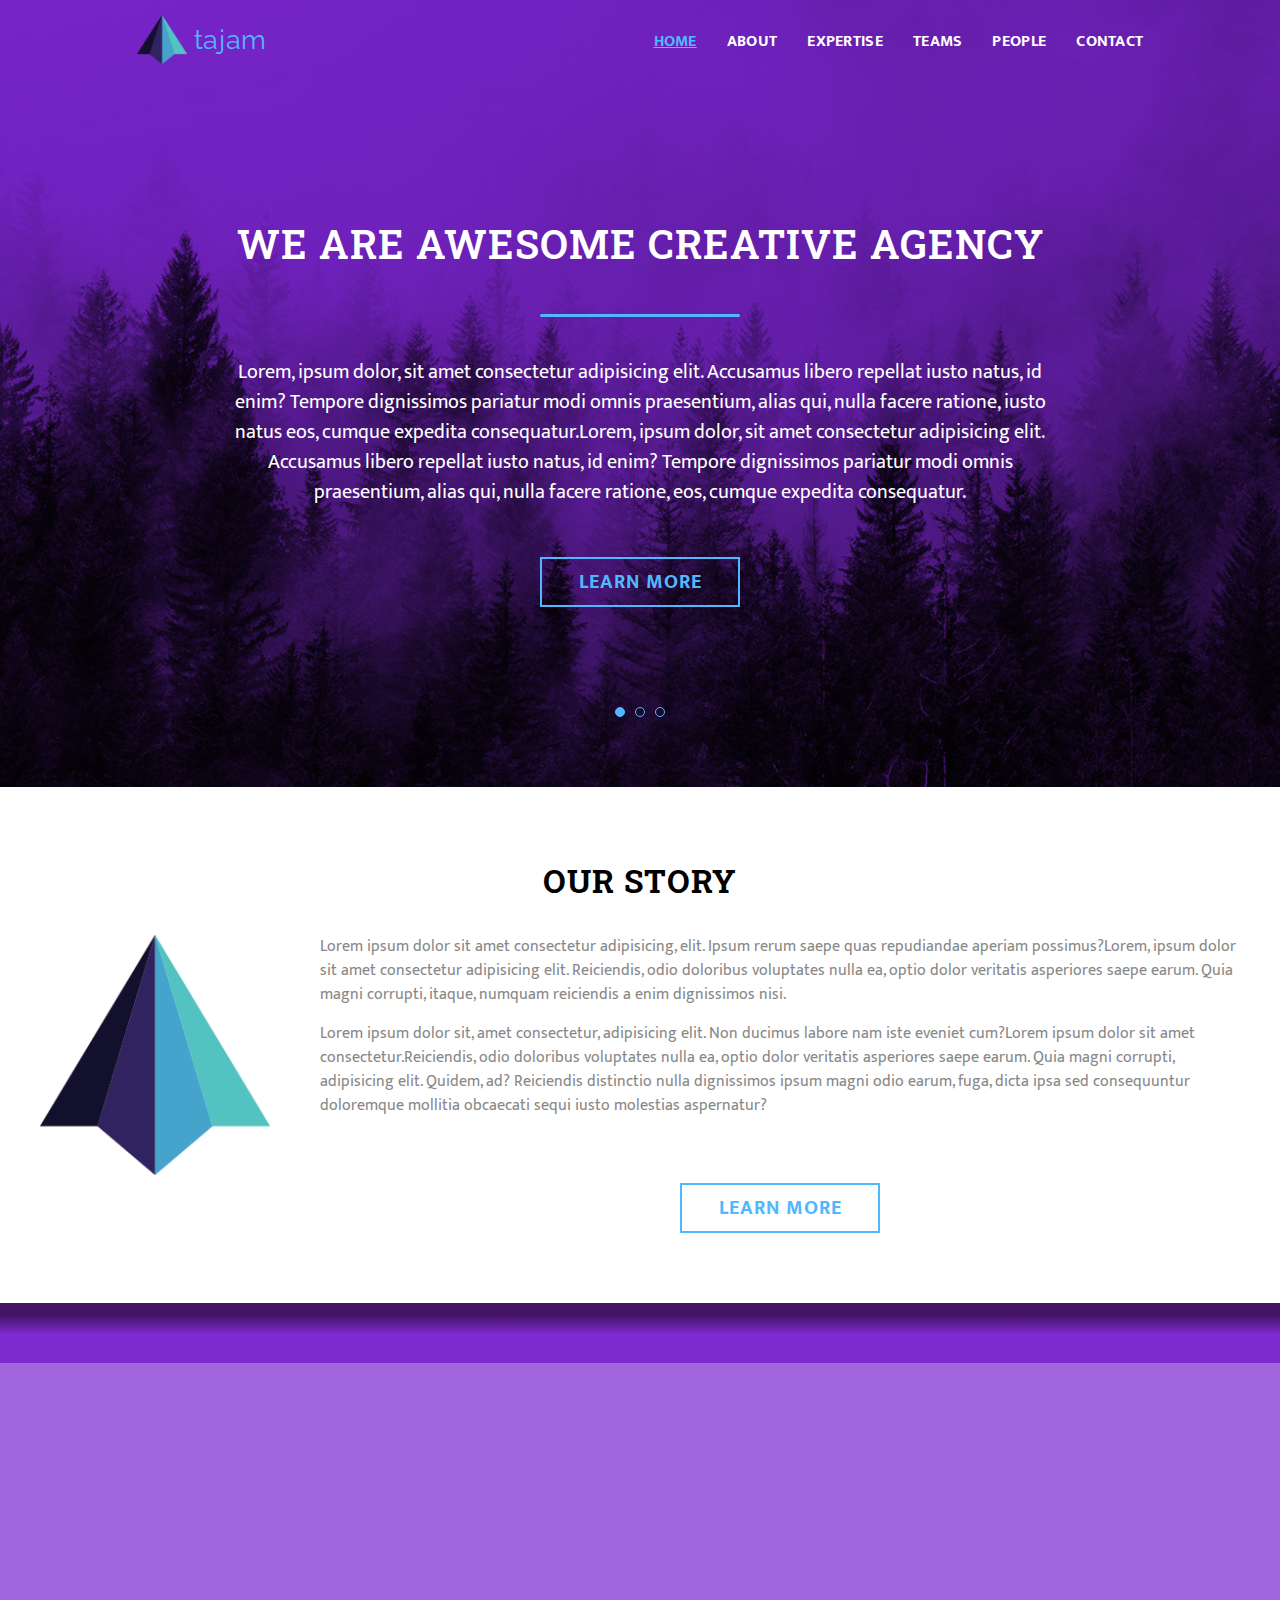
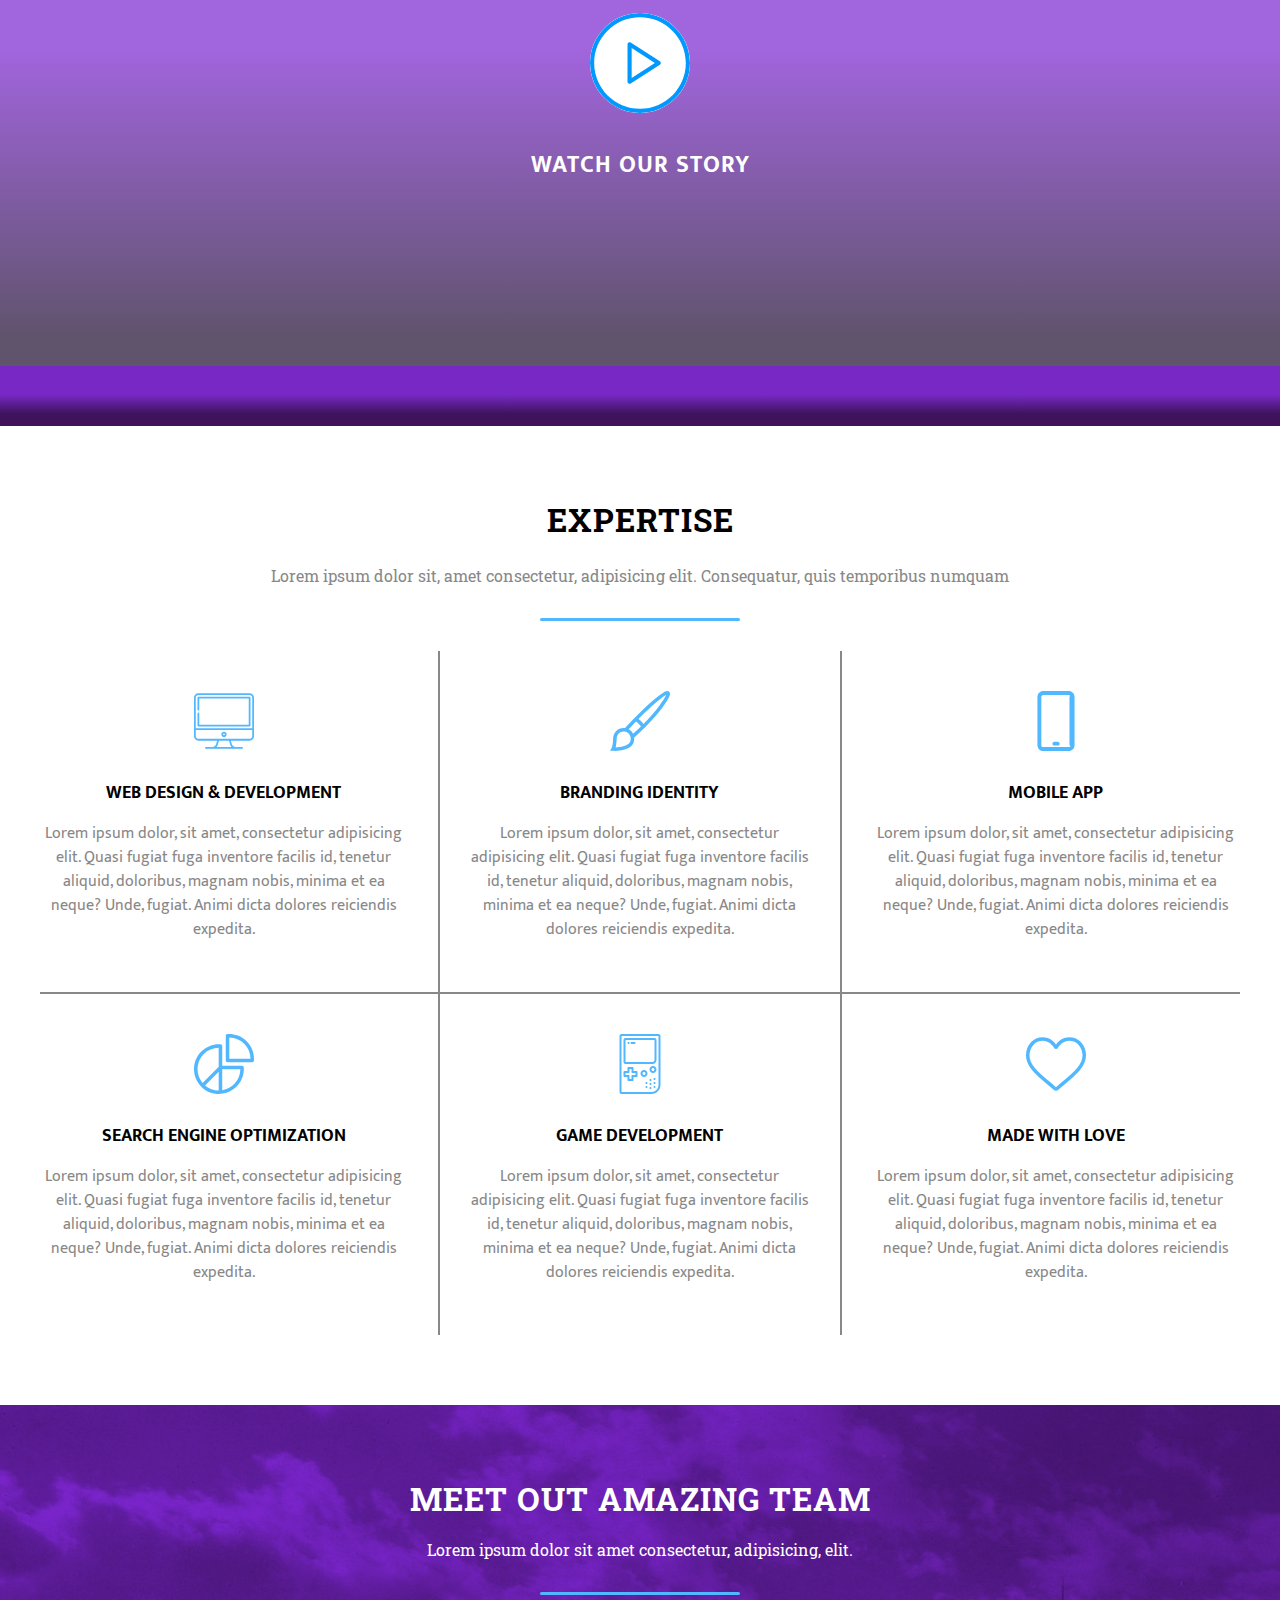
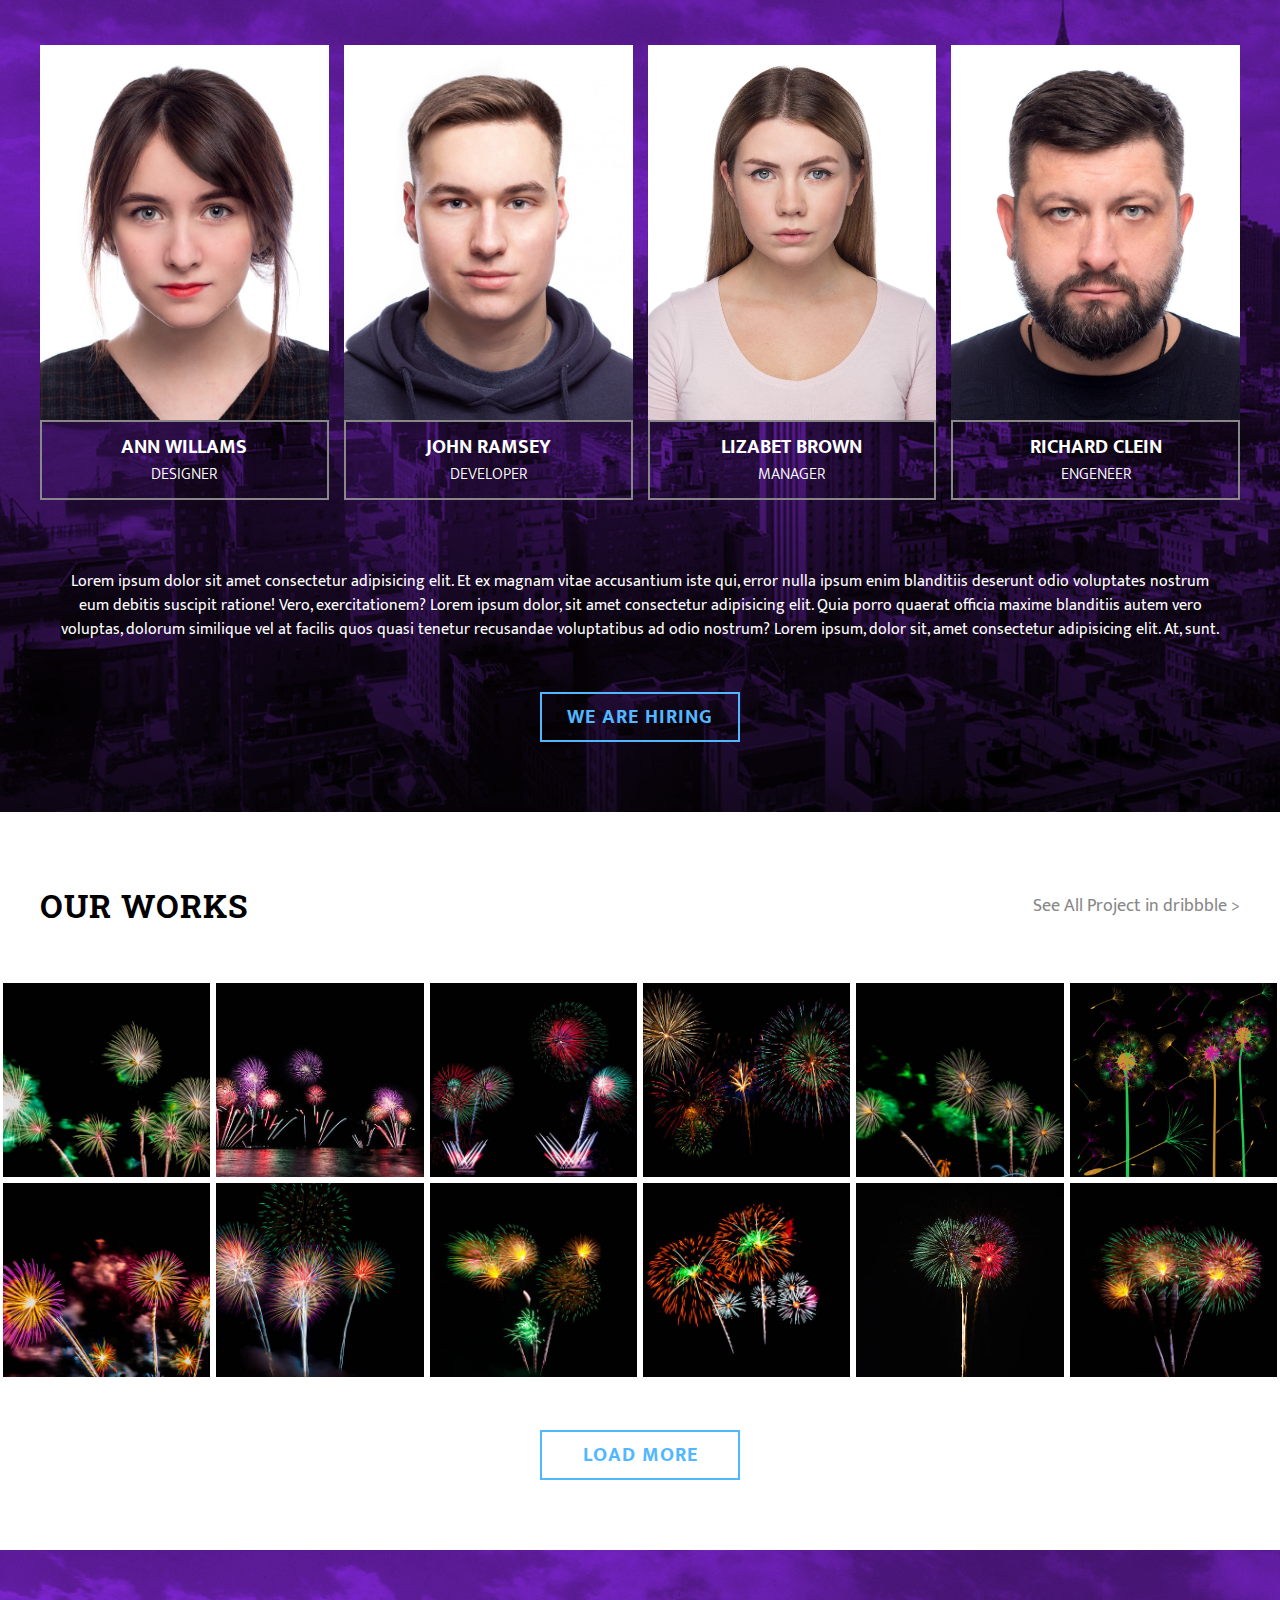
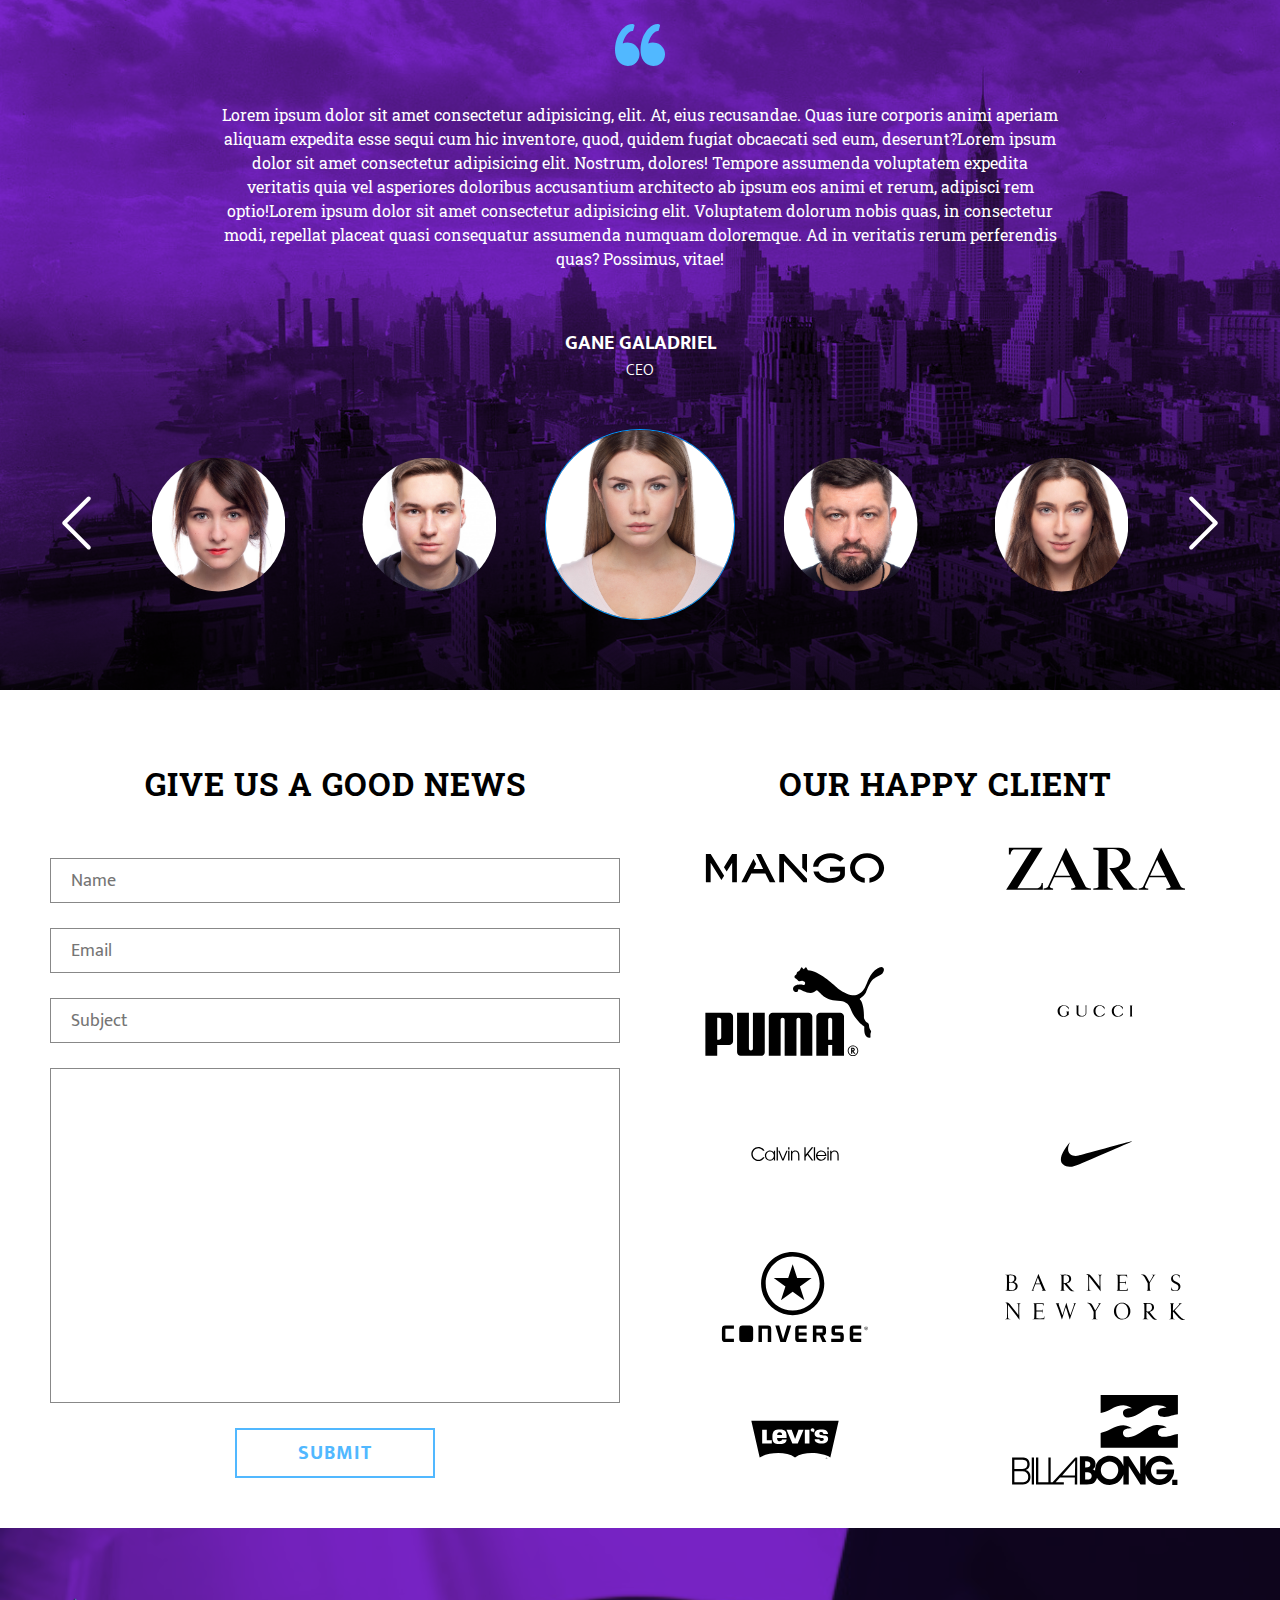
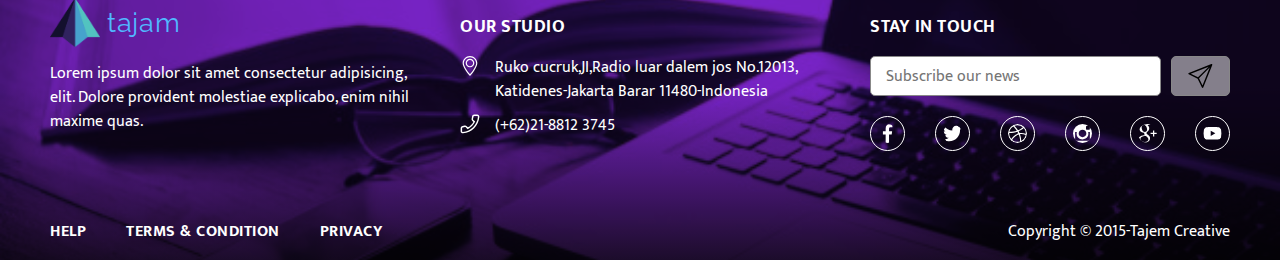
<file: tajam/index.html>
<!DOCTYPE html>
<html lang="en">

<head>
  <meta charset="UTF-8">
  <meta name="viewport" content="width=device-width">
  <title>tajam</title>
  <link rel="stylesheet" href="css/style.css">
  <link rel="shortcut icon" href="img/icon/favicon.ico">
</head>

<body>
  <header class="header">
    <div class="container">
      <div class="header__row">
        <div class="header__logo logo">
          <div class="logo__icon">
            <a href="#"><img src="img/logo.png" alt="logo_photo"></a>
          </div>
          <a href="#" class="logo__title logo-title">tajam</a>
        </div>
        <div class="header__burger">
          <span></span>
        </div>
        <nav class="header__menu">
          <div class="header__link header__link_main">
            <a href="#">Home</a>
          </div>
          <div class="header__link">
            <a href="#">About</a>
          </div>
          <div class="header__link">
            <a href="#">Expertise</a>
          </div>
          <div class="header__link">
            <a href="#">Teams</a>
          </div>
          <div class="header__link">
            <a href="#">People</a>
          </div>
          <div class="header__link">
            <a href="#">Contact</a>
          </div>
        </nav>
      </div>
      <div class="header__body">
        <div class="header__title title">
          <h1>We Are Awesome Creative Agency</h1>
        </div>
        <div class="header__line line"></div>
        <div class="header__text header__text_1 text">Lorem, ipsum dolor, sit amet consectetur adipisicing elit.
          Accusamus libero
          repellat iusto natus, id enim? Tempore dignissimos pariatur modi omnis praesentium, alias qui, nulla facere
          ratione, iusto natus eos, cumque expedita consequatur.Lorem, ipsum dolor, sit amet consectetur adipisicing
          elit. Accusamus
          libero repellat iusto natus, id enim? Tempore dignissimos pariatur modi omnis praesentium, alias qui, nulla
          facere
          ratione, eos, cumque expedita consequatur.</div>
        <div class="header__text header__text_2 text">Lorem, ipsum dolor, sit amet consectetur adipisicing elit.
          Accusamus libero
          repellat iusto natus, id enim? Tempore dignissimos pariatur modi omnis praesentium, alias qui, nulla facere
          ratione, eos, cumque expedita consequatur.Lorem, ipsum dolor, sit amet consectetur adipisicing elit. Accusamus
          libero repellat iusto natus, id enim? Tempore dignissimos pariatur modi omnis praesentium, alias qui, nulla
          facere
          ratione, eos, cumque expedita consequatur.Lorem, ipsum dolor, sit amet consectetur adipisicing elit. Accusamus
          libero
          repellat iusto natus, id enim? Tempore dignissimos pariatur modi omnis praesentium, alias qui, nulla facere
          ratione, eos, cumque expedita consequatur.Lorem, ipsum dolor, sit amet consectetur adipisicing elit. Accusamus
          libero repellat iusto natus, id enim? Tempore dignissimos pariatur modi omnis praesentium, alias qui, nulla
          facere
          ratione, eos, cumque expedita consequatur.</div>
        <button class="header__button button">
          Learn more
        </button>
        <div class="header__switch">
          <div class="header__point header__point_0"></div>
          <div class="header__point header__point_1"></div>
          <div class="header__point header__point_2"></div>
        </div>

      </div>
    </div>
  </header>
  <main class="main">
    <section class="story">
      <div class="container">
        <h2 class="story__title title">Our story</h2>
        <div class="story__text text">
          <img src="img/logo.png" alt="logo_photo">
          <p>Lorem ipsum dolor sit amet consectetur
            adipisicing, elit.
            Ipsum rerum saepe quas repudiandae
            aperiam possimus?Lorem, ipsum dolor sit amet consectetur adipisicing elit. Reiciendis, odio
            doloribus voluptates nulla ea, optio dolor veritatis asperiores saepe earum. Quia magni corrupti,
            itaque, numquam reiciendis a enim dignissimos nisi.</p>
          <p class="story__middle-p">Lorem ipsum dolor sit, amet consectetur, adipisicing elit. Non ducimus labore nam
            iste eveniet
            cum?Lorem ipsum dolor sit amet consectetur.Reiciendis, odio
            doloribus voluptates nulla ea, optio dolor veritatis asperiores saepe earum. Quia magni corrupti,
            adipisicing elit. Quidem, ad? Reiciendis distinctio nulla
            dignissimos ipsum magni odio earum, fuga, dicta ipsa sed consequuntur doloremque mollitia obcaecati
            sequi iusto molestias aspernatur?</p>
          <p class="story__last-p">Lorem ipsum dolor sit, amet consectetur, adipisicing elit. Non ducimus labore nam
            iste eveniet
            cum?Lorem ipsum dolor sit ame.Lorem ipsum dolor sit amet. consectetur adipisicing elit. Quidem, ad?
            Reiciendis distinctio nulla
            dignissimos ipsum magni odio earum, fugullaipisicing elit. Quidem, ad?
            Reiciendis distinctio nulla
            dignissi
            dignissimo.Reiciendis, odio
            doloribus voluptates nulla ea, optio dolor veritatis asperiores saepe earum. Quia magni corrupti,
            magni odio earum, fuga, dicta ipsa sed consequuntur dsoloremque mollitia obcaecati
            sequi iusto molestias aspernatur?Quidem, ad? Rediciendis distinctio nulla
            dignissimos odio earum, fuga, dicta ipsa sed consequuntur doloremque mollitia obcaecati
            sequi iusto molestias aspernatur?</p>
        </div>
        <button class="story__button button">
          Learn more
        </button>
      </div>
    </section>
    <section class="video">
      <div class="video__line video__line_1"></div>
      <div class="video__wrapper"></div>
      <div class="video__line video__line_2"></div>
      <div class="video__button">
        <svg class="video__icon" width="100px" height="100px">
          <use xlink:href="img/icon/sprite.svg#play-button"></use>
        </svg>
      </div>
      <iframe class="video__video" src="https://www.youtube.com/embed/4EoUz39nPMM?start=1" title="YouTube video player"
        frameborder="0" allow="accelerometer; autoplay; clipboard-write; encrypted-media; gyroscope; picture-in-picture"
        allowfullscreen></iframe>
      <h3 class="video__title text-bold">Watch our story</h3>
    </section>
    <section class="expertise">
      <div class="container">
        <h2 class="expertise__title title">Expertise</h2>
        <div class="expertise__text-serif text-serif">Lorem ipsum dolor sit, amet consectetur, adipisicing elit.
          Consequatur, quis temporibus numquam</div>
        <div class="expertise__line line"></div>
        <div class="expertise__row">
          <div class="expertise__column ">
            <div class="expertise__icon">
              <svg>
                <use xlink:href="img/icon/sprite.svg#dekstop"></use>
              </svg>
            </div>
            <h4 class="expertise__subtitle">Web design & development</h4>
            <div class="expertise__text text">
              Lorem ipsum dolor, sit amet, consectetur adipisicing elit. Quasi fugiat fuga inventore facilis id,
              tenetur aliquid, doloribus, magnam nobis, minima et ea neque? Unde, fugiat. Animi dicta dolores
              reiciendis expedita.
            </div>
          </div>
          <div class="expertise__column ">
            <div class="expertise__icon">
              <svg>
                <use xlink:href="img/icon/sprite.svg#brush"></use>
              </svg>
            </div>
            <h4 class="expertise__subtitle">Branding identity</h4>
            <div class="expertise__text text">
              Lorem ipsum dolor, sit amet, consectetur adipisicing elit. Quasi fugiat fuga inventore facilis id,
              tenetur aliquid, doloribus, magnam nobis, minima et ea neque? Unde, fugiat. Animi dicta dolores
              reiciendis expedita.
            </div>
          </div>
          <div class="expertise__column">
            <div class="expertise__icon">
              <svg>
                <use xlink:href="img/icon/sprite.svg#smartphone"></use>
              </svg>
            </div>
            <h4 class="expertise__subtitle">Mobile app</h4>
            <div class="expertise__text text">
              Lorem ipsum dolor, sit amet, consectetur adipisicing elit. Quasi fugiat fuga inventore facilis id,
              tenetur aliquid, doloribus, magnam nobis, minima et ea neque? Unde, fugiat. Animi dicta dolores
              reiciendis expedita.
            </div>
          </div>
          <div class="expertise__column">
            <div class="expertise__icon">
              <svg>
                <use xlink:href="img/icon/sprite.svg#diagram"></use>
              </svg>
            </div>
            <h4 class="expertise__subtitle">Search engine optimization</h4>
            <div class="expertise__text text">
              Lorem ipsum dolor, sit amet, consectetur adipisicing elit. Quasi fugiat fuga inventore facilis id,
              tenetur aliquid, doloribus, magnam nobis, minima et ea neque? Unde, fugiat. Animi dicta dolores
              reiciendis expedita.
            </div>
          </div>
          <div class="expertise__column">
            <div class="expertise__icon">
              <svg>
                <use xlink:href="img/icon/sprite.svg#game-boy"></use>
              </svg>
            </div>
            <h4 class="expertise__subtitle">Game development</h4>
            <div class="expertise__text text">
              Lorem ipsum dolor, sit amet, consectetur adipisicing elit. Quasi fugiat fuga inventore facilis id,
              tenetur aliquid, doloribus, magnam nobis, minima et ea neque? Unde, fugiat. Animi dicta dolores
              reiciendis expedita.
            </div>
          </div>
          <div class="expertise__column">
            <div class="expertise__icon">
              <svg>
                <use xlink:href="img/icon/sprite.svg#heart"></use>
              </svg>
            </div>
            <h4 class="expertise__subtitle">Made with love</h4>
            <div class="expertise__text text">
              Lorem ipsum dolor, sit amet, consectetur adipisicing elit. Quasi fugiat fuga inventore facilis id,
              tenetur aliquid, doloribus, magnam nobis, minima et ea neque? Unde, fugiat. Animi dicta dolores
              reiciendis expedita.
            </div>
          </div>
        </div>
      </div>
    </section>
    <section class="team">
      <div class="container">
        <h2 class="team__title title">Meet out amazing team</h2>
        <div class="team__text text-serif">Lorem ipsum dolor sit amet consectetur, adipisicing, elit.</div>
        <div class="team__line line"></div>
        <div class="team__row">
          <div class="team__column">
            <div class="team__img">
              <img src="img/portrat1.jpg" alt="team__photo">
            </div>
            <div class="team__inf">
              <h3 class="team__name text-bold">Ann Willams</h3>
              <div class="team__post">Designer</div>
            </div>
          </div>
          <div class="team__column column_tm">
            <div class="team__img">
              <img src="img/portrat2.jpg" alt="team__photo">
            </div>
            <div class="team__inf">
              <h3 class="team__name text-bold">John Ramsey</h3>
              <div class="team__post">Developer</div>
            </div>
          </div>
          <div class="team__column column_tm">
            <div class="team__img">
              <img src="img/portrat3.jpg" alt="team__photo">
            </div>
            <div class="team__inf">
              <h3 class="team__name text-bold">Lizabet Brown</h3>
              <div class="team__post">Manager</div>
            </div>
          </div>
          <div class="team__column column_tm">
            <div class="team__img">
              <img src="img/portrat4.jpg" alt="team__photo">
            </div>
            <div class="team__inf">
              <h3 class="team__name text-bold">Richard Clein</h3>
              <div class="team__post">Engeneer</div>
            </div>
          </div>
        </div>
        <div class="team__text team__text_last text">Lorem ipsum dolor sit amet consectetur adipisicing elit. Et ex
          magnam vitae accusantium iste qui, error nulla ipsum enim blanditiis deserunt odio voluptates nostrum eum
          debitis suscipit ratione! Vero, exercitationem?
          Lorem ipsum dolor, sit amet consectetur adipisicing elit. Quia
          porro quaerat officia maxime blanditiis autem vero voluptas, dolorum similique vel at facilis quos quasi
          tenetur recusandae voluptatibus ad odio nostrum?
          Lorem ipsum, dolor sit, amet consectetur adipisicing elit. At, sunt.
        </div>
        <div class="team__button button">
          <a href="https://planfact.io/blog/posts/pravila-najma-rabotnikov-kak-sozdat-komandu-mechty">We are hiring</a>
        </div>
      </div>
    </section>
    <section class="image">
      <div class="container">
        <div class="image__row1">
          <h2 class="image__title title">Our works</h2>
          <div class="image__link">
            <a href="https://dribbble.com/shots/16152199-Letter-X">See All Project in dribbble <span>></span></a>
          </div>
        </div>
      </div>
      <div class="image__row2">
        <div class="image__column">
          <img src="img/1.jpg" alt="photo-of-works">
        </div>
        <div class="image__column">
          <img src="img/2.jpg" alt="photo-of-works">
        </div>
        <div class="image__column">
          <img src="img/3.jpg" alt="photo-of-works">
        </div>
        <div class="image__column">
          <img src="img/4.jpg" alt="photo-of-works">
        </div>
        <div class="image__column">
          <img src="img/5.jpg" alt="photo-of-works">
        </div>
        <div class="image__column">
          <img src="img/6.jpg" alt="photo-of-works">
        </div>
        <div class="image__column">
          <img src="img/7.jpg" alt="photo-of-works">
        </div>
        <div class="image__column">
          <img src="img/8.jpg" alt="photo-of-works">
        </div>
        <div class="image__column">
          <img src="img/9.jpg" alt="photo-of-works">
        </div>
        <div class="image__column">
          <img src="img/10.jpg" alt="photo-of-works">
        </div>
        <div class="image__column">
          <img src="img/11.jpg" alt="photo-of-works">
        </div>
        <div class="image__column">
          <img src="img/12.jpg" alt="photo-of-works">
        </div>
        <div class="image__column image__add-column">
          <img src="img/13.jpg" alt="photo-of-works">
        </div>
        <div class="image__column image__add-column">
          <img src="img/14.jpg" alt="photo-of-works">
        </div>
        <div class="image__column image__add-column">
          <img src="img/15.jpg" alt="photo-of-works">
        </div>
        <div class="image__column image__add-column">
          <img src="img/16.jpg" alt="photo-of-works">
        </div>
        <div class="image__column image__add-column">
          <img src="img/17.jpg" alt="photo-of-works">
        </div>
        <div class="image__column image__add-column">
          <img src="img/18.jpg" alt="photo-of-works">
        </div>
      </div>
      <button class="image__button button">
        Load more
      </button>
    </section>
    <section class="quote">
      <div class="container">
        <div class="quote__icon">
          <svg>
            <use xlink:href="img/icon/sprite.svg#left-quote"></use>
          </svg>
        </div>
        <div class="quote__text text-serif">Lorem ipsum dolor sit amet consectetur adipisicing, elit. At, eius
          recusandae. Quas iure corporis animi aperiam aliquam expedita esse sequi cum hic inventore, quod, quidem
          fugiat obcaecati sed eum, deserunt?Lorem ipsum dolor sit amet consectetur adipisicing elit. Nostrum,
          dolores! Tempore assumenda voluptatem expedita veritatis quia vel asperiores doloribus accusantium
          architecto ab ipsum eos animi et rerum, adipisci rem optio!Lorem ipsum dolor sit amet consectetur
          adipisicing elit. Voluptatem dolorum nobis quas, in consectetur modi, repellat placeat quasi consequatur
          assumenda numquam doloremque. Ad in veritatis rerum perferendis quas? Possimus, vitae!</div>
        <h3 class="quote__name text-bold">Gane Galadriel</h3>
        <div class="quote__post">CEO</div>
        <div class="quote__row2">
          <div class="quote__column_left quote__column_left2">
            <svg>
              <use xlink:href="img/icon/sprite.svg#left-arrow"></use>
            </svg>
          </div>
          <div class="quote__row" onmousedown="return false">
            <div class="quote__column quote__column_left">
              <svg>
                <use xlink:href="img/icon/sprite.svg#left-arrow"></use>
              </svg>
            </div>
            <div class="quote__column quote__column_1">
              <img class="quote__img_1" src="img/portrat1.jpg" alt="photo">
            </div>
            <div class="quote__column quote__column_2">
              <img class="quote__img_2" src="img/portrat2.jpg" alt="photo">
            </div>
            <div class="quote__column quote__column_3">
              <img class="quote__img_3" src="img/portrat3.jpg" alt="photo">
            </div>
            <div class="quote__column quote__column_4">
              <img class="quote__img_4" src="img/portrat4.jpg" alt="photo">
            </div>
            <div class="quote__column quote__column_5">
              <img class="quote__img_5" src="img/portrat5.jpg" alt="photo">
            </div>
            <div class="quote__column quote__column_right">
              <svg>
                <use xlink:href="img/icon/sprite.svg#right-arrow"></use>
              </svg>
            </div>
          </div>
          <div class="quote__column_right quote__column_right2">
            <svg>
              <use xlink:href="img/icon/sprite.svg#right-arrow"></use>
            </svg>
          </div>
        </div>
      </div>
    </section>
    <section class="last">
      <div class="container">
        <div class="last__columns">
          <article class="form last__column">
            <h2 class="form__title title">Give us a good news</h2>
            <form class="form__form">
              <div class="form__input-row">
                <input id="input-name" required type="text" value="" pattern="[A-Za-z]{3,}" placeholder="Name" />
                <input id="input-email" required type="email" value="" placeholder="Email" />
                <input id="input-subject" required type="text" value="" pattern="^[A-Za-z\s]+$" placeholder="Subject" />
                <textarea id="input-text"></textarea>
                <input class="form__button button" type="submit" value="Submit">
              </div>
            </form>
          </article>
          <article class="clients last__column">
            <h2 class="clients__title title">Our happy client</h2>
            <div class="clients__row">
              <div class="clients__column">
                <a href="https://shop.mango.com/us">
                  <svg class="clients__icon">
                    <use xlink:href="img/icon/sprite.svg#mango"></use>
                  </svg>
                </a>
              </div>
              <div class="clients__column">
                <a href="https://us.puma.com/">
                  <svg class="clients__icon">
                    <use xlink:href="img/icon/sprite.svg#puma"></use>
                  </svg>
                </a>
              </div>
              <div class="clients__column">
                <a href="https://www.calvinklein.us/en">
                  <svg class="clients__icon">
                    <use xlink:href="img/icon/sprite.svg#calvin-klein"></use>
                  </svg>
                </a>
              </div>
              <div class="clients__column">
                <a href="https://www.converse.com/">
                  <svg class="clients__icon">
                    <use xlink:href="img/icon/sprite.svg#converse"></use>
                  </svg>
                </a>
              </div>
              <div class="clients__column">
                <a href="https://www.levi.com/US/en_US/">
                  <svg class="clients__icon">
                    <use xlink:href="img/icon/sprite.svg#levi's"></use>
                  </svg>
                </a>
              </div>
              <div class="clients__column">
                <a href="https://www.zara.com/">
                  <svg class="clients__icon">
                    <use xlink:href="img/icon/sprite.svg#zara"></use>
                  </svg>
                </a>
              </div>
              <div class="clients__column">
                <a href="https://www.gucci.com/">
                  <svg class="clients__icon">
                    <use xlink:href="img/icon/sprite.svg#gucci"></use>
                  </svg>
                </a>
              </div>
              <div class="clients__column">
                <a href="https://www.nike.com/">
                  <svg class="clients__icon">
                    <use xlink:href="img/icon/sprite.svg#nike"></use>
                  </svg>
                </a>
              </div>
              <div class="clients__column">
                <a href="https://www.saksfifthavenue.com/c/barneys-at-saks?site_refer=barneys">
                  <svg class="clients__icon">
                    <use xlink:href="img/icon/sprite.svg#barneys-new-york"></use>
                  </svg>
                </a>
              </div>
              <div class="clients__column">
                <a href="https://www.billabong.com/">
                  <svg class="clients__icon">
                    <use xlink:href="img/icon/sprite.svg#billabong"></use>
                  </svg>
                </a>
              </div>
            </div>
          </article>
        </div>
      </div>
    </section>
  </main>
  <footer class="footer">
    <div class="container">
      <div class="footer__row1">
        <div class="footer__column ">
          <div class="footer__logo logo">
            <div class="logo__icon">
              <a href="#"><img src="img/logo.png" alt="logo_photo"></a>
            </div>
            <a href="#" class="logo__title logo-title">tajam</a>
          </div>
          <div class="footer__text footer__text_1 text">
            Lorem ipsum dolor sit amet consectetur adipisicing, elit. Dolore provident molestiae explicabo, enim nihil
            maxime quas.
          </div>
        </div>
        <div class="footer__column">
          <h4 class="footer__title text-bold">Our studio</h4>
          <div class="footer__inf">
            <div class="footer__inf-column">
              <svg>
                <use xlink:href="img/icon/sprite.svg#geo"></use>
              </svg>
              <div class="footer__text text">
                <p>Ruko cucruk,JI,Radio luar dalem jos No.12013,</p>
                <p> Katidenes-Jakarta Barar 11480-Indonesia</p>
              </div>
            </div>
            <div class="footer__inf-column">
              <svg>
                <use xlink:href="img/icon/sprite.svg#phone-call"></use>
              </svg>
              <div class="footer__text text">
                (+62)21-8812 3745
              </div>
            </div>
          </div>
        </div>
        <div class="footer__column">
          <h4 class="footer__title text-bold">Stay in touch</h4>
          <div class="footer__form">
            <form>
              <input type="text" value="" placeholder="Subscribe our news" />
            </form>
            <button class="footer__button">
              <svg>
                <use xlink:href="img/icon/sprite.svg#send"></use>
              </svg>
            </button>
          </div>
          <div class="footer__icons">
            <div class="footer__icon">
              <a href="#">
                <svg>
                  <use xlink:href="img/icon/sprite.svg#facebook"></use>
                </svg>
              </a>
            </div>
            <div class="footer__icon">
              <a href="#">
                <svg>
                  <use xlink:href="img/icon/sprite.svg#twitter"></use>
                </svg>
              </a>
            </div>
            <div class="footer__icon">
              <a href="#">
                <svg>
                  <use xlink:href="img/icon/sprite.svg#dribbble"></use>
                </svg>
              </a>
            </div>
            <div class="footer__icon">
              <a href="#">
                <svg>
                  <use xlink:href="img/icon/sprite.svg#instagram"></use>
                </svg>
              </a>
            </div>
            <div class="footer__icon">
              <a href="#">
                <svg>
                  <use xlink:href="img/icon/sprite.svg#google"></use>
                </svg>
              </a>
            </div>
            <div class="footer__icon">
              <a href="#">
                <svg>
                  <use xlink:href="img/icon/sprite.svg#youtube"></use>
                </svg>
              </a>
            </div>
          </div>
        </div>
      </div>
      <div class="footer__row2">
        <nav class="footer__menu">
          <div class="footer__link">
            <a href="#">Help</a>
          </div>
          <div class="footer__link">
            <a href="#">Terms & Condition</a>
          </div>
          <div class="footer__link">
            <a href="#">Privacy</a>
          </div>
        </nav>
        <div class="footer__copy">
          Copyright © 2015-Tajem Creative
        </div>
      </div>
    </div>
  </footer>
  <script src="script.js"></script>
</body>

</html>
</file>
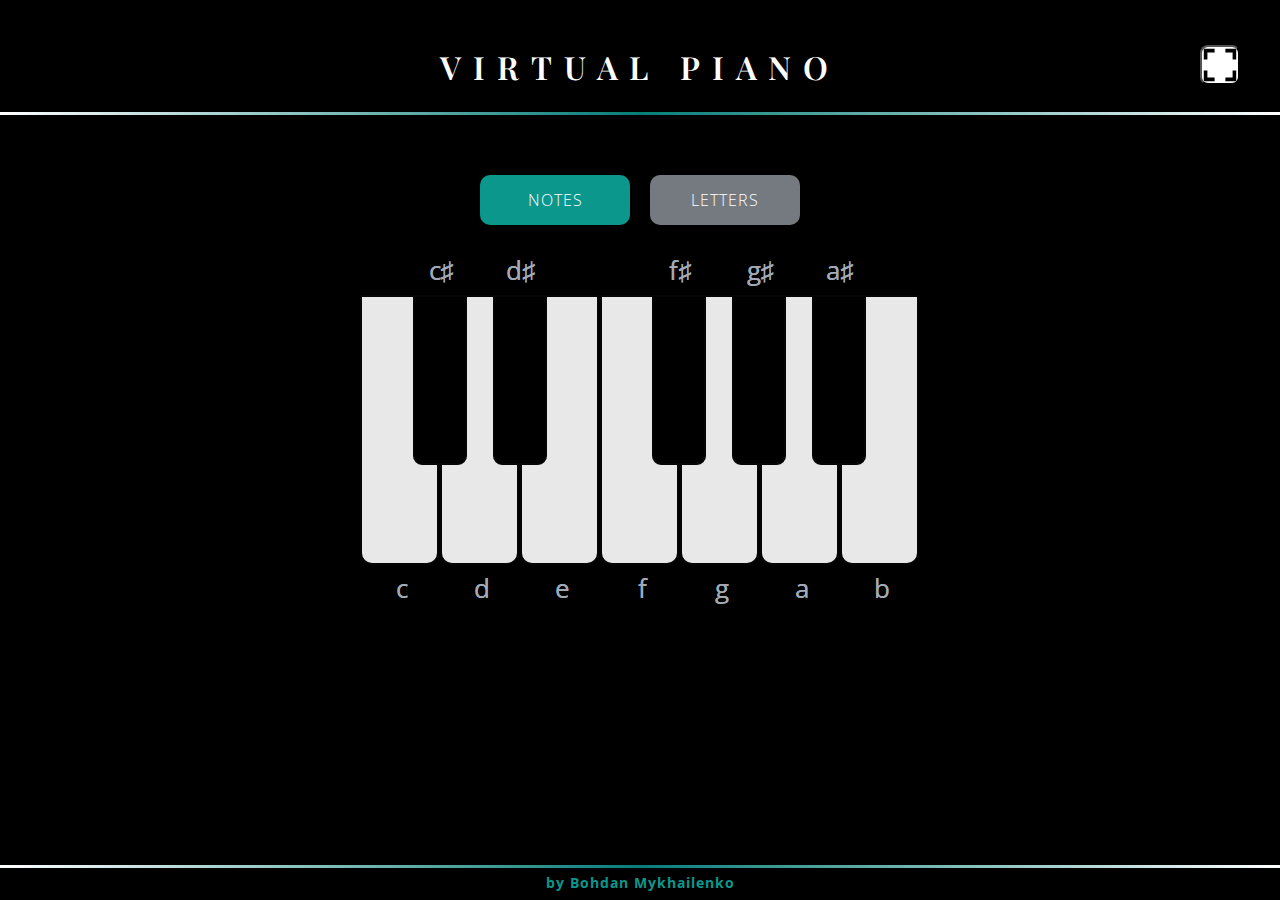
<file: virtual-piano/index.html>
<!DOCTYPE html>
<html lang="en">

<head>
  <meta charset="UTF-8">
  <meta http-equiv="X-UA-Compatible" content="IE=edge">
  <meta name="viewport" content="width=device-width, initial-scale=1.0">
  <link href="assets/piano.ico" rel="shortcut icon">

  <link href="https://fonts.gstatic.com" rel="preconnect">
  <link
    href="https://fonts.googleapis.com/css2?family=Open+Sans+Condensed:wght@300&family=Open+Sans:wght@300;400;800&display=swap"
    rel="stylesheet">
  <link href="css/style.css" rel="stylesheet">

  <h>virtual-piano</h>
</head>

<body>
  <header class="header">
    <h1 class="header-title">Virtual Piano</h1>
  </header>
  <main class="main">
    <div class="btn-container">
      <button class="btn btn-notes btn-active">Notes</button>
      <button class="btn btn-letters ">Letters</button>
    </div>
    <div class="piano">
      <div class="piano-key kara" data-letter="D" data-note="c"></div>
      <div class="piano-key" data-letter="F" data-note="d"></div>
      <div class="piano-key" data-letter="G" data-note="e"></div>
      <div class="piano-key" data-letter="H" data-note="f"></div>
      <div class="piano-key" data-letter="J" data-note="g"></div>
      <div class="piano-key" data-letter="K" data-note="a"></div>
      <div class="piano-key" data-letter="L" data-note="b"></div>
      <div class="keys-sharp">
        <div class="piano-key sharp" data-letter="R" data-note="c♯"></div>
        <div class="piano-key sharp" data-letter="T" data-note="d♯"></div>
        <div class="piano-key sharp none"></div>
        <div class="piano-key sharp" data-letter="U" data-note="f♯"></div>
        <div class="piano-key sharp" data-letter="I" data-note="g♯"></div>
        <div class="piano-key sharp" data-letter="O" data-note="a♯"></div>
      </div>
    </div>
    <button class="fullscreen"></button>
  </main>
  <footer class="footer">
    <h2 class="footer-author">
      by Bohdan Mykhailenko
    </h2>
  </footer>
  <script src="js/script.js"></script>
</body>

</html>
</file>
<file: cv/css/style.css>
@import url("https://fonts.googleapis.com/css2?family=Rowdies:wght@400;700&display=swap");
@import url("https://fonts.googleapis.com/css2?family=Roboto+Mono:wght@700&display=swap");
@import url("https://fonts.googleapis.com/css2?family=Inter:wght@400;600&display=swap");
* {
  padding: 0;
  margin: 0;
  border: 0;
}

*,
*:before,
*:after {
  -webkit-box-sizing: border-box;
  box-sizing: border-box;
}

:focus,
:active {
  outline: none;
}

a {
  color: inherit;
  text-decoration: none;
}

a:focus,
a:active {
  outline: none;
}

nav,
footer,
header,
aside {
  display: block;
}

html,
body {
  height: 100%;
  width: 100%;
  font-size: 100%;
  line-height: 1;
  font-size: 14px;
  -ms-text-size-adjust: 100%;
  -moz-text-size-adjust: 100%;
  -webkit-text-size-adjust: 100%;
}

input,
button,
textarea {
  font-family: inherit;
}

input::-ms-clear {
  display: none;
}

button {
  cursor: pointer;
}

button::-moz-focus-inner {
  padding: 0;
  border: 0;
}

a,
a:visited {
  text-decoration: none;
}

a:hover {
  text-decoration: none;
}

ul li {
  list-style: none;
}

img {
  vertical-align: top;
}

h1,
h2,
h3,
h4,
h5,
h6 {
  font-size: inherit;
  font-weight: inherit;
}

body {
  font-family: "Inter", Verdana, Arial, sans-serif;
  color: #333;
}

section {
  margin: 30px 0px;
  padding: 50px 0;
  -webkit-box-shadow: 0px 0px 5px #909292;
          box-shadow: 0px 0px 5px #909292;
  border: 1px solid #edf6f7;
}

.container {
  margin: 0 auto;
  max-width: 1200px;
}

.title {
  margin: 0 0 30px 0;
  font-size: 32px;
  font-weight: 700;
  letter-spacing: 0.05em;
  font-family: "Roboto Mono", sans-serif;
  color: #ee7f01;
}

.subtitle {
  margin: 0 0 15px 0;
  font-size: 22px;
  font-weight: 700;
  letter-spacing: 0.05em;
  color: #333;
}

.text {
  font-size: 18px;
  line-height: 1.5;
}

.button {
  margin: 0 auto;
  padding: 15px 20px;
  display: -webkit-box;
  display: -ms-flexbox;
  display: flex;
  -webkit-box-align: center;
      -ms-flex-align: center;
          align-items: center;
  -webkit-box-pack: center;
      -ms-flex-pack: center;
          justify-content: center;
  background: none;
  font-weight: 700;
  letter-spacing: 1px;
  font-size: 20px;
  text-transform: uppercase;
  border: 2px solid #17d6dd;
  color: #17d6dd;
  height: 50px;
}

.button:hover,
.button:active {
  border: 2px solid #11aaaa;
  color: #11aaaa;
}

.header {
  padding: 55px 0;
  background-size: cover;
  background-position: 50% 100%;
  background-repeat: no-repeat;
  background-image: url("../img/bg.jpg"), -webkit-gradient(linear, left bottom, left top, color-stop(10%, black), color-stop(52%, #018a8f));
  background-image: url("../img/bg.jpg"), linear-gradient(0deg, black 10%, #018a8f 52%);
  background-blend-mode: multiply;
  -webkit-box-shadow: 0px 0px 5px #909292;
          box-shadow: 0px 0px 5px #909292;
  border-bottom: 1px solid #edf6f7;
}

.header__row {
  padding: 35px 0;
  display: -webkit-box;
  display: -ms-flexbox;
  display: flex;
  -webkit-box-orient: vertical;
  -webkit-box-direction: normal;
      -ms-flex-direction: column;
          flex-direction: column;
  -webkit-box-align: center;
      -ms-flex-align: center;
          align-items: center;
  -webkit-box-pack: center;
      -ms-flex-pack: center;
          justify-content: center;
}

.header__img {
  margin: 0 auto 50px auto;
  position: relative;
  width: 250px;
  height: 250px;
}

.header__img img {
  border: 7px solid white;
  border-radius: 5%;
  position: relative;
  left: 0;
  top: 0;
  -o-object-fit: cover;
     object-fit: cover;
  width: 100%;
  height: 100%;
}

.header__name {
  margin: 0 0 35px 0;
  font-family: "Rowdies", sans-serif;
  font-size: 48px;
  font-weight: 400;
  color: #ffffff;
  text-align: center;
}

.header__subtitle {
  margin: 0 auto 10px auto;
  text-align: center;
  position: relative;
  color: #f3f3f3;
  font-size: 32px;
  letter-spacing: 0.1em;
}

.header__subtitle:after {
  position: absolute;
  bottom: -25px;
  border-radius: 10px;
  left: 0;
  content: "";
  width: 100%;
  height: 5px;
  background: -webkit-gradient(linear, right top, left top, from(#8ae5d9), color-stop(#0f9c91), to(#8ae5d9));
  background: linear-gradient(to left, #8ae5d9, #0f9c91, #8ae5d9);
}

.header__social {
  margin: 50px 0 0 0;
  display: -webkit-box;
  display: -ms-flexbox;
  display: flex;
  -webkit-box-align: center;
      -ms-flex-align: center;
          align-items: center;
  -webkit-box-pack: center;
      -ms-flex-pack: center;
          justify-content: center;
}

.header__social a {
  margin: 0 20px 0 0;
}

.header__social a:last-child {
  margin: 0;
}

.main {
  background: white;
}

.about__row {
  display: -webkit-box;
  display: -ms-flexbox;
  display: flex;
  -webkit-box-pack: justify;
      -ms-flex-pack: justify;
          justify-content: space-between;
}

.about__column {
  width: 50%;
}

.about__column:first-child {
  margin: 0 150px 0 0;
}

.about__items {
  display: -webkit-box;
  display: -ms-flexbox;
  display: flex;
}

.about__item:first-child {
  margin: 0 50px 0 0;
}

.about__subtitle {
  font-size: 20px;
  font-weight: 600;
}

.about__subtext {
  line-height: 1.65;
}

.skills__items {
  display: -ms-grid;
  display: grid;
  -ms-grid-columns: 1fr 1fr;
      grid-template-columns: 1fr 1fr;
  -ms-grid-rows: 1fr;
      grid-template-rows: 1fr;
  gap: 155px;
}

.skills__item {
  margin: 0 0 20px 0;
  display: -webkit-box;
  display: -ms-flexbox;
  display: flex;
  -webkit-box-orient: vertical;
  -webkit-box-direction: normal;
      -ms-flex-direction: column;
          flex-direction: column;
}

.skills__item span {
  display: block;
}

.skills__name {
  margin: 0 0 10px 0;
  font-size: 20px;
  font-weight: 600;
}

.skills__range {
  width: 100%;
  height: 20px;
  background: #c1d6d5;
  border-radius: 10px;
}

.skills__range span {
  padding: px 0;
  display: -webkit-box;
  display: -ms-flexbox;
  display: flex;
  -webkit-box-align: center;
      -ms-flex-align: center;
          align-items: center;
  height: 20px;
  background: #11aaaa;
  border-radius: 10px;
}

.skills__range_1 span {
  width: 80%;
}

.skills__range_2 span {
  width: 95%;
}

.skills__range_3 span {
  width: 90%;
}

.skills__range_4 span {
  width: 70%;
}

.skills__range_5 span {
  width: 60%;
}

.skills__range_6 span {
  width: 50%;
}

.portfolio__projects {
  display: -ms-grid;
  display: grid;
  -ms-grid-columns: 1fr 1fr;
      grid-template-columns: 1fr 1fr;
  -ms-grid-rows: 1fr 1fr;
      grid-template-rows: 1fr 1fr;
  gap: 50px;
}

.portfolio__column {
  display: -webkit-box;
  display: -ms-flexbox;
  display: flex;
  -webkit-box-orient: vertical;
  -webkit-box-direction: normal;
      -ms-flex-direction: column;
          flex-direction: column;
}

.portfolio__subtitle {
  width: 30%;
  color: #11aaaa;
  display: inline-block;
  text-decoration: underline;
  font-size: 24px;
}

.portfolio__subtitle:active, .portfolio__subtitle:hover {
  color: #027585;
}

.portfolio__info {
  margin: 0 0 20px 0;
  font-weight: 600;
  font-size: 18px;
  color: #333;
}

.portfolio__img {
  width: 100%;
  height: 100%;
}

.portfolio__img img {
  border-radius: 10px;
  width: 100%;
  height: 100%;
}

.education__column {
  display: -ms-grid;
  display: grid;
  -ms-grid-columns: auto 1fr;
      grid-template-columns: auto 1fr;
  -ms-grid-rows: 1fr;
      grid-template-rows: 1fr;
  gap: 40px;
}

.education__item {
  margin: 5px 0 0 0;
  display: -webkit-box;
  display: -ms-flexbox;
  display: flex;
  -webkit-box-orient: vertical;
  -webkit-box-direction: normal;
      -ms-flex-direction: column;
          flex-direction: column;
}

.education__item_1 {
  margin: 0;
  -webkit-box-align: center;
      -ms-flex-align: center;
          align-items: center;
}

.education__circle {
  margin: 0 0 10px 0;
  width: 40px;
  height: 40px;
  background: white;
  border-radius: 50%;
  border: 5px solid #11aaaa;
}

.education__line {
  width: 2px;
  height: 110px;
  background: #11aaaa;
}

.education__place {
  margin: 0 0 10px 0;
  font-weight: 600;
  font-size: 20px;
  color: #6f777a;
}

.education__period {
  margin: 0 0 10px 0;
  font-weight: 600;
  font-size: 16px;
  color: #6f777a;
}

.english__text span {
  color: #11aaaa;
  font-size: 24px;
}

.form__columns {
  display: -ms-grid;
  display: grid;
  -ms-grid-columns: 1fr 1fr;
      grid-template-columns: 1fr 1fr;
  -ms-grid-rows: 1fr;
      grid-template-rows: 1fr;
  gap: 50px;
}

.form__column_img {
  background-size: cover;
  background-position: 50% 100%;
  background-repeat: no-repeat;
  background-image: url("../img/form.jpg"), -webkit-gradient(linear, left bottom, left top, color-stop(10%, #068b8b), color-stop(52%, #19cdd3));
  background-image: url("../img/form.jpg"), linear-gradient(0deg, #068b8b 10%, #19cdd3 52%);
  background-blend-mode: multiply;
}

.form__input-row {
  display: -ms-grid;
  display: grid;
  -ms-grid-columns: 1fr;
      grid-template-columns: 1fr;
  -ms-grid-rows: 70px 70px 70px 70px 360px 50px;
      grid-template-rows: 70px 70px 70px 70px 360px 50px;
}

.form input[type="text"],
.form input[type="email"],
.form textarea {
  margin: 0 0 25px 0;
  padding: 15px 0 15px 20px;
  min-width: 100%;
  display: block;
  color: #222;
  border: 1px solid #888;
  font-size: 18px;
}

.form input[type="text"]:focus,
.form input[type="email"]:focus,
.form textarea:focus {
  border-color: #11aaaa;
  background: #badaf0;
}

.form__button {
  padding: 0;
  width: 200px;
  display: -webkit-box;
  display: -ms-flexbox;
  display: flex;
  -webkit-box-align: center;
      -ms-flex-align: center;
          align-items: center;
}

.form textarea {
  resize: none;
}

.footer {
  padding: 20px 0;
  background: #262a2b;
}

.footer__text {
  margin: 0 0 15px 0;
  text-align: center;
  color: #11aaaa;
}

.footer__social {
  display: -webkit-box;
  display: -ms-flexbox;
  display: flex;
  -webkit-box-align: center;
      -ms-flex-align: center;
          align-items: center;
  -webkit-box-pack: center;
      -ms-flex-pack: center;
          justify-content: center;
}

.footer__social a {
  margin: 0 20px 0 0;
}

.footer__social a:last-child {
  margin: 0;
}

@media (max-width: 1200px) {
  .container {
    max-width: 992px;
  }
  .portfolio__subtitle {
    width: 50%;
  }
}

@media (max-width: 992px) {
  .container {
    max-width: 767px;
  }
  .skills__items {
    gap: 65px;
  }
  .about__row {
    -webkit-box-orient: vertical;
    -webkit-box-direction: normal;
        -ms-flex-direction: column;
            flex-direction: column;
  }
  .about__column {
    width: 100%;
  }
  .about__column:first-child {
    margin: 0 0 50px 0;
  }
  .form__columns {
    -ms-grid-columns: 1fr;
        grid-template-columns: 1fr;
  }
  .form__columns__column_img {
    display: none;
  }
}

@media (max-width: 767px) {
  .container {
    max-width: 600px;
  }
  .portfolio__subtitle {
    width: 100%;
  }
}

@media (max-width: 600px) {
  .container {
    max-width: 500px;
  }
}
</file>
<file: legend/css/style.css>
@import url("https://fonts.googleapis.com/css2?family=Patua+One&display=swap");
@import url("https://fonts.googleapis.com/css2?family=Quattrocento&display=swap");
@import url("https://fonts.googleapis.com/css2?family=Open+Sans:wght@400;600;700;800&display=swap");
* {
  padding: 0;
  margin: 0;
  border: 0;
}

*,
*:before,
*:after {
  -webkit-box-sizing: border-box;
  box-sizing: border-box;
}

:focus,
:active {
  outline: none;
}

a:focus,
a:active {
  outline: none;
}

nav,
footer,
header,
aside {
  display: block;
}

html,
body {
  height: 100%;
  width: 100%;
  font-size: 100%;
  line-height: 1;
  font-size: 14px;
  -ms-text-size-adjust: 100%;
  -moz-text-size-adjust: 100%;
  -webkit-text-size-adjust: 100%;
}

input,
button,
textarea {
  font-family: inherit;
}

input::-ms-clear {
  display: none;
}

button {
  cursor: pointer;
}

button::-moz-focus-inner {
  padding: 0;
  border: 0;
}

a,
a:visited {
  text-decoration: none;
}

a {
  color: inherit;
}

a:hover {
  text-decoration: none;
}

ul li {
  list-style: none;
}

img {
  vertical-align: top;
}

h1,
h2,
h3,
h4,
h5,
h6 {
  font-size: inherit;
  font-weight: 400;
}

h3 {
  display: inline;
}

:root {
  --color1: #f0bf00;
  --color2: #312a1e;
  --color3: #0b333f;
}

body {
  background: var(--color2);
  font-family: "Quattrocento", serif;
}

.container {
  margin: 0 auto;
  max-width: 1200px;
}

@media (max-width: 1200px) {
  .container {
    max-width: 992px;
  }
}

@media (max-width: 992px) {
  .container {
    max-width: 767px;
  }
}

@media (max-width: 767px) {
  .container {
    padding: 0 10px;
    max-width: none;
  }
}

.button {
  padding: 5px 10px;
  height: 60px;
  border-radius: 5px;
  letter-spacing: 1px;
  font-size: 20px;
  font-family: "Patua One", serif;
  color: #fff;
  background: var(--color1);
}

.button:hover,
.button:active {
  -webkit-box-shadow: 0 0 20px var(--color3);
          box-shadow: 0 0 20px var(--color3);
  color: var(--color3);
}

.big-icon {
  margin: 0 auto;
  padding: 10px;
  display: -webkit-box;
  display: -ms-flexbox;
  display: flex;
  -webkit-box-align: center;
      -ms-flex-align: center;
          align-items: center;
  -webkit-box-pack: center;
      -ms-flex-pack: center;
          justify-content: center;
  background: var(--color2);
  text-align: center;
  width: 100px;
  height: 100px;
  border-radius: 50%;
}

.big-icon svg {
  fill: #fff;
  max-width: 70px;
  max-height: 70px;
}

.icon {
  padding: 30px 0 0 0;
  text-align: center;
}

input::-webkit-input-placeholder {
  font-weight: 600;
  font-size: 16px;
  color: var(--color3);
}

input:-ms-input-placeholder {
  font-weight: 600;
  font-size: 16px;
  color: var(--color3);
}

input::-ms-input-placeholder {
  font-weight: 600;
  font-size: 16px;
  color: var(--color3);
}

input::placeholder {
  font-weight: 600;
  font-size: 16px;
  color: var(--color3);
}

.title {
  text-align: center;
  letter-spacing: 1px;
  font-family: "Patua One", serif;
  color: var(--color2);
  font-size: 50px;
  padding: 20px 0 40px 0;
}

.subtitle {
  text-align: center;
  margin: 20px 0 20px 0;
  font-family: "Patua One", serif;
  color: var(--color2);
  font-size: 20px;
}

.text {
  margin: 1 0;
  font-size: 16px;
  line-height: 24px;
  margin: 0 0 30px 0;
}

@media (max-width: 992px) {
  .title {
    font-size: 46px;
  }
}

@media (max-width: 767px) {
  .title {
    font-size: 42px;
  }
  .button {
    height: 50px;
    font-size: 18px;
  }
}

@media (max-width: 600px) {
  .title {
    font-size: 38px;
  }
  .button {
    height: 40px;
    font-size: 16px;
  }
}

.header {
  position: fixed;
  z-index: 10;
  width: 100%;
  display: -webkit-box;
  display: -ms-flexbox;
  display: flex;
  border-bottom: 2px solid var(--color1);
  background: var(--color3);
}

.header__wrapper {
  padding: 0 3%;
  width: 100%;
  display: -webkit-box;
  display: -ms-flexbox;
  display: flex;
  -webkit-box-pack: justify;
      -ms-flex-pack: justify;
          justify-content: space-between;
  -webkit-box-align: center;
      -ms-flex-align: center;
          align-items: center;
}

.header__row {
  width: 92%;
  font-family: "Patua One", serif;
  padding: 25px 0;
  color: #fff;
  display: -webkit-box;
  display: -ms-flexbox;
  display: flex;
  -webkit-box-pack: justify;
      -ms-flex-pack: justify;
          justify-content: space-between;
}

.header__logotype {
  display: -webkit-box;
  display: -ms-flexbox;
  display: flex;
  -webkit-box-align: center;
      -ms-flex-align: center;
          align-items: center;
}

.header__logotype:hover {
  color: var(--color1);
}

.header__logotype:hover svg {
  fill: var(--color1);
}

.header__logo {
  margin: 0 5px 0 0;
  fill: #fff;
  width: 35px;
  height: 35px;
}

.header__title {
  display: -webkit-box;
  display: -ms-flexbox;
  display: flex;
  font-size: 40px;
}

.header__menu {
  display: -webkit-box;
  display: -ms-flexbox;
  display: flex;
}

.header__link {
  padding: 12px 15px 10px 15px;
  border-radius: 5px;
  height: 100%;
  font-size: 18px;
  letter-spacing: 0.5px;
}

.header__link:hover {
  background: var(--color1);
}

.header__selector {
  z-index: 1000;
  width: 60px;
  height: 60px;
}

.header__row-colour {
  border-radius: 10px;
  display: -webkit-box;
  display: -ms-flexbox;
  display: flex;
}

.header__column-colour {
  width: 25px;
}

.header__column-colour:first-child {
  width: 35px;
}

.header__column-colour:first-child {
  border-right: none;
}

.header__colour {
  height: 20px;
  border: 2px solid #2c1515;
}

.header__colour_1 {
  background: #f0bf00;
  border-radius: 10px 0 0 0;
  border-bottom: none;
}

.header__colour_2 {
  background: #0fbeca;
  border-bottom: none;
}

.header__colour_3 {
  background: #f11e2f;
  border-radius: 0 0 0 10px;
}

.header__switch {
  display: -webkit-box;
  display: -ms-flexbox;
  display: flex;
  -webkit-box-align: center;
      -ms-flex-align: center;
          align-items: center;
  -webkit-box-pack: center;
      -ms-flex-pack: center;
          justify-content: center;
  height: 20px;
  border: 2px solid #2c1515;
  border-left: none;
  background: white;
}

.header__switch:nth-child(1), .header__switch:nth-child(2) {
  border-bottom: none;
}

.header__switch:nth-child(1) {
  border-radius: 0 10px 0 0;
}

.header__switch:nth-child(3) {
  border-radius: 0 0 10px 0;
}

.header__point {
  border: 2px solid #2c1515;
  width: 12px;
  height: 12px;
  border-radius: 50%;
}

.header__point.active {
  background: #06c006;
}

@media (max-width: 992px) {
  .header__link {
    padding: 12px 10px 10px 10px;
  }
}

@media (max-width: 767px) {
  body.lock {
    overflow: hidden;
  }
  .header {
    position: absolute;
    border-bottom: none;
  }
  .header__row {
    padding: 25px 20px 20px 20px;
  }
  .header__logotype {
    position: relative;
    z-index: 5;
  }
  .header .header__menu {
    padding: 75px 0 0 0;
    position: fixed;
    -webkit-box-align: center;
        -ms-flex-align: center;
            align-items: center;
    -webkit-box-orient: vertical;
    -webkit-box-direction: normal;
        -ms-flex-direction: column;
            flex-direction: column;
    top: -100%;
    left: 0;
    width: 100%;
    height: 100%;
    background: var(--color2);
    -webkit-transition: all 0.3s ease 0s;
    transition: all 0.3s ease 0s;
    overflow: auto;
  }
  .header__menu.active {
    margin: 60px 0 0 0;
    top: 0;
  }
  .header__link {
    margin: 0 0 30px 0;
    padding: 0;
    height: 40px;
    text-transform: uppercase;
    letter-spacing: 1px;
    font-size: 22px;
  }
  .header__burger {
    position: relative;
    z-index: 5;
    display: block;
    position: relative;
    width: 30px;
    height: 30px;
  }
  .header__burger span {
    position: absolute;
    top: 14px;
    width: 100%;
    height: 3px;
    background: #fff;
  }
  .header__burger:before, .header__burger:after {
    position: absolute;
    content: "";
    width: 100%;
    height: 3px;
    background: #fff;
    left: 0;
  }
  .header__burger:before {
    top: 0;
  }
  .header__burger:after {
    bottom: 0;
  }
  .header__burger.active:before {
    -webkit-transform: rotate(45deg);
            transform: rotate(45deg);
    top: 13px;
    -webkit-transition: all 0.3s linear 0s;
    transition: all 0.3s linear 0s;
  }
  .header__burger.active span {
    display: none;
  }
  .header__burger.active:after {
    -webkit-transform: rotate(-45deg);
            transform: rotate(-45deg);
    bottom: 13px;
    -webkit-transition: all 0.3s linear 0s;
    transition: all 0.3s linear 0s;
  }
  .header__row {
    width: 100%;
  }
  .header__selector {
    position: absolute;
    right: 20px;
    top: 100px;
  }
  .header:before {
    content: "";
    position: absolute;
    top: 0;
    left: 0;
    width: 100%;
    height: 100%;
    background: var(--color3);
    z-index: 3;
    border-bottom: 2px solid var(--color1);
  }
}

.start {
  -webkit-box-shadow: 0 1px 1px #333;
          box-shadow: 0 1px 1px #333;
  background: url("../img/start-bg.jpg") 20% 90%/cover no-repeat;
  background-attachment: fixed;
}

.start__title {
  margin: 0 0 50px 0;
  padding: 180px 0 0 0;
  display: -webkit-box;
  display: -ms-flexbox;
  display: flex;
  -webkit-box-pack: center;
      -ms-flex-pack: center;
          justify-content: center;
  text-align: center;
  font-family: "Patua One", serif;
  font-size: 62px;
}

.start__title h1 {
  color: #fff;
}

.start__title span {
  color: var(--color1);
}

.start__arrow {
  margin: 0 auto 50px auto;
  padding: 12px;
  max-width: 74px;
  max-height: 74px;
  display: -webkit-box;
  display: -ms-flexbox;
  display: flex;
  -webkit-box-pack: center;
      -ms-flex-pack: center;
          justify-content: center;
  -webkit-box-align: center;
      -ms-flex-align: center;
          align-items: center;
  border-radius: 50%;
  border: 2px solid var(--color1);
  background: #fff;
}

.start__arrow-icon {
  -webkit-transition: all 0.2s linear;
  transition: all 0.2s linear;
  width: 50px;
  height: 50px;
  fill: var(--color1);
}

.start__arrow-icon.active {
  -webkit-transition: all 0.3s linear;
  transition: all 0.3s linear;
  -webkit-transform: rotate(180deg);
          transform: rotate(180deg);
}

.start__pop-up {
  opacity: 0;
  height: 0;
  -webkit-transition: all 0.2s linear;
  transition: all 0.2s linear;
}

.start__pop-up form {
  padding: 20px 0 50px 0;
  margin: 0 auto;
  max-width: 65%;
  display: -webkit-box;
  display: -ms-flexbox;
  display: flex;
}

.start__pop-up form input {
  height: 60px;
  text-align: center;
  padding: 0 10px;
  border-radius: 5px;
}

.start__email {
  margin: 0 10px 0 0;
  width: 70%;
  background: #f0f0f0;
}

.start__button {
  width: 30%;
  background: var(--color1);
}

.start__email:focus {
  -webkit-box-shadow: 0 0 20px var(--color3);
          box-shadow: 0 0 20px var(--color3);
  background: #f0e6db;
}

.start__pop-up.active {
  opacity: 1;
  height: 100%;
  -webkit-transition: all 0.3s linear;
  transition: all 0.3s linear;
}

.start__pop-up-title {
  color: var(--color1);
  font-weight: 600;
  font-size: 30px;
  font-family: "Open Sans", sans-serif;
  text-align: center;
}

.start__social {
  margin: 0 auto;
  padding: 0 0 180px 0;
  position: relative;
  z-index: 1;
  max-width: 450px;
  display: -webkit-box;
  display: -ms-flexbox;
  display: flex;
  -webkit-box-pack: justify;
      -ms-flex-pack: justify;
          justify-content: space-between;
}

.start__icon {
  max-width: 50px;
  max-height: 50px;
}

.start__icon_1 {
  fill: #13a5d1;
}

.start__icon_1:active, .start__icon_1:hover {
  fill: #085d77;
}

.start__icon_2 {
  fill: #de7f26;
}

.start__icon_2:active, .start__icon_2:hover {
  fill: #aa590d;
}

.start__icon_3 {
  fill: #3c20ab;
}

.start__icon_3:active, .start__icon_3:hover {
  fill: #280f8b;
}

.start__icon_4 {
  fill: #eb2626;
}

.start__icon_4:active, .start__icon_4:hover {
  fill: #ad1717;
}

.start__icon_5 {
  fill: #265deb;
}

.start__icon_5:active, .start__icon_5:hover {
  fill: #153fa7;
}

@media (max-width: 992px) {
  .start__title {
    font-size: 56px;
  }
  .start form {
    max-width: 70%;
  }
}

@media (max-width: 767px) {
  .start__title {
    font-size: 50px;
  }
  .start__icon {
    max-width: 45px;
    max-height: 45px;
  }
  .start__form-title {
    font-size: 25px;
  }
  .start form {
    max-width: 75%;
  }
  .start form input {
    height: 50px;
  }
  .start .button {
    font-size: 18px;
  }
  .start__arrow-icon {
    width: 45px;
    height: 45px;
  }
}

@media (max-width: 600px) {
  .start__title {
    font-size: 44px;
  }
  .start form {
    max-width: 85%;
  }
  .start form input {
    height: 40px;
  }
  .start .button {
    font-size: 16px;
  }
  .start__social {
    padding: 0 20px 150px 20px;
  }
}

.motto {
  background: var(--color1);
}

.motto__text {
  margin: 0 auto;
  padding: 100px 0;
  max-width: 940px;
  line-height: 60px;
  text-align: center;
  color: #fff;
  font-size: 40px;
  font-family: "Patua One", serif;
}

@media (max-width: 992px) {
  .motto__text {
    font-size: 36px;
  }
}

@media (max-width: 767px) {
  .motto__text {
    padding: 70px 0;
    font-size: 32px;
  }
}

@media (max-width: 600px) {
  .motto__text {
    padding: 50px 0;
    font-size: 28px;
    line-height: 40px;
  }
}

.portfolio {
  background: #f0f0f0;
  border-bottom: 1px solid var(--color1);
}

.portfolio__top {
  padding: 100px 0 0 0;
}

.portfolio__row {
  padding: 0 0 70px 0;
  display: -ms-grid;
  display: grid;
  -ms-grid-columns: 1fr 1fr 1fr;
      grid-template-columns: 1fr 1fr 1fr;
  -ms-grid-rows: 1fr 1fr;
      grid-template-rows: 1fr 1fr;
  -webkit-column-gap: 30px;
          column-gap: 30px;
  row-gap: 50px;
}

.portfolio__img {
  margin: 0 0 20px 0;
  padding: 25%;
  position: relative;
}

.portfolio__img img {
  opacity: 0.8;
  width: 100%;
  height: 100%;
  position: absolute;
  top: 0;
  left: 0;
  -o-object-fit: cover;
     object-fit: cover;
}

.portfolio__link {
  display: inline-block;
  color: var(--color1);
  font-size: 14px;
  letter-spacing: 1px;
  font-family: "Patua One", serif;
  text-transform: uppercase;
}

.portfolio__link:hover {
  cursor: pointer;
  border-bottom: 1px solid var(--color1);
}

@media (max-width: 992px) {
  .portfolio__row {
    gap: 50px;
    -ms-grid-columns: 1fr 1fr;
        grid-template-columns: 1fr 1fr;
    -ms-grid-rows: 1fr 1fr 1fr;
        grid-template-rows: 1fr 1fr 1fr;
  }
}

@media (max-width: 767px) {
  .portfolio__row {
    row-gap: 100px;
    -ms-grid-columns: 1fr;
        grid-template-columns: 1fr;
    -ms-grid-rows: (1fr)[6];
        grid-template-rows: repeat(6, 1fr);
  }
}

.services {
  background: #f0f0f0;
}

.services__top {
  padding: 100px 0 0 0;
}

.services__row {
  padding: 0 0 200px 0;
  display: -ms-grid;
  display: grid;
  -ms-grid-columns: (1fr)[4];
      grid-template-columns: repeat(4, 1fr);
  -ms-grid-rows: 1fr;
      grid-template-rows: 1fr;
  -webkit-column-gap: 20px;
          column-gap: 20px;
}

.services__column {
  border-radius: 10px;
  background: rgba(225, 226, 229, 0.5);
  padding: 0 10px;
  border-bottom: 6px solid var(--color3);
}

.services__icon {
  margin: 15px auto;
  background: var(--color3);
  width: 80px;
  height: 80px;
}

.services__icon svg {
  padding: 7%;
}

@media (max-width: 992px) {
  .services__row {
    padding: 0 0 150px 0;
    -ms-grid-columns: 1fr 1fr;
        grid-template-columns: 1fr 1fr;
    -ms-grid-rows: 1fr 1fr;
        grid-template-rows: 1fr 1fr;
    gap: 30px;
  }
}

@media (max-width: 767px) {
  .services__row {
    padding: 0 0 100px 0;
    -ms-grid-columns: 1fr;
        grid-template-columns: 1fr;
    -ms-grid-rows: (1fr)[4];
        grid-template-rows: repeat(4, 1fr);
    gap: 50px;
  }
}

.quote {
  padding: 100px 0;
  background: var(--color1);
}

.quote__row {
  padding: 0 20px;
  display: -webkit-box;
  display: -ms-flexbox;
  display: flex;
  -webkit-box-pack: justify;
      -ms-flex-pack: justify;
          justify-content: space-between;
  -webkit-box-align: center;
      -ms-flex-align: center;
          align-items: center;
}

.quote__column:first-child {
  width: 80%;
}

.quote__column:last-child {
  width: 20%;
}

.quote__column:last-child img {
  border: 15px solid var(--color2);
  width: 100%;
  height: 100%;
  -o-object-fit: cover;
     object-fit: cover;
  border-radius: 50%;
}

.quote__author {
  margin: 0 0 20px 0;
  font-size: 25px;
  color: var(--color2);
  font-family: "Patua One", serif;
}

.quote__text {
  padding: 0 10% 0 0;
  font-size: 45px;
  line-height: 75px;
  color: var(--color2);
  font-weight: 700;
  font-family: "Patua One", serif;
}

@media (max-width: 992px) {
  .quote__text {
    font-size: 40px;
  }
  .quote__column:last-child {
    width: 30%;
  }
}

@media (max-width: 767px) {
  .quote {
    padding: 70px 10px;
  }
  .quote__column:last-child {
    width: 35%;
  }
  .quote__column:last-child img {
    border: 10px solid var(--color2);
  }
  .quote__text {
    line-height: 47px;
    font-size: 32px;
  }
}

@media (max-width: 600px) {
  .quote {
    padding: 50px 10px;
  }
  .quote__row {
    -webkit-box-orient: vertical;
    -webkit-box-direction: normal;
        -ms-flex-direction: column;
            flex-direction: column;
  }
  .quote__column:last-child {
    width: 170px;
  }
  .quote__column:last-child img {
    border: 5px solid var(--color2);
  }
  .quote__author {
    text-align: center;
  }
  .quote__text {
    margin: 0 0 40px 0;
    padding: 0;
    text-align: center;
    line-height: 45px;
    font-size: 30px;
  }
}

.blog {
  padding: 0 0 100px 0;
  background: #f0f0f0;
}

.blog__top {
  padding: 100px 0 0 0;
}

.blog__icon {
  margin: 0 auto;
  background: var(--color2);
  width: 100px;
  height: 100px;
  border-radius: 50%;
  padding: 18px;
}

.blog__row {
  display: -ms-grid;
  display: grid;
  -ms-grid-columns: (1fr)[3];
      grid-template-columns: repeat(3, 1fr);
  -ms-grid-rows: 1fr;
      grid-template-rows: 1fr;
  -webkit-column-gap: 20px;
          column-gap: 20px;
}

.blog__column {
  -webkit-box-shadow: 0 1px 5px #888;
          box-shadow: 0 1px 5px #888;
  border-radius: 10px;
  background: #fff;
  display: -webkit-box;
  display: -ms-flexbox;
  display: flex;
}

.blog__item {
  display: -webkit-box;
  display: -ms-flexbox;
  display: flex;
  -webkit-box-orient: vertical;
  -webkit-box-direction: normal;
      -ms-flex-direction: column;
          flex-direction: column;
}

.blog__img {
  position: relative;
  padding: 40%;
}

.blog__img img {
  opacity: 1;
  width: 100%;
  height: 100%;
  position: absolute;
  top: 0;
  left: 0;
  -o-object-fit: cover;
     object-fit: cover;
}

.blog__date {
  padding: 30px 25px;
  text-align: right;
  color: #9aa;
  font-family: "Open Sans", sans-serif;
}

.blog__column-title {
  margin: 0 0 20px 0;
  padding: 0 25px;
  text-align: left;
  font-family: "Patua One", serif;
  color: var(--color2);
  font-size: 20px;
}

.blog__column-text {
  margin: 0 0 30px 0;
  padding: 0 25px;
  margin: 1 0;
  font-size: 16px;
  -webkit-box-flex: 1;
      -ms-flex: 1 1 auto;
          flex: 1 1 auto;
  line-height: 24px;
}

.blog__link {
  margin: 0 0 20px 0;
  padding: 0 25px;
  color: var(--color1);
  font-size: 14px;
  letter-spacing: 1px;
  font-family: "Patua One", serif;
  text-transform: uppercase;
}

.blog__button {
  margin: 50px auto 0 auto;
  display: -webkit-box;
  display: -ms-flexbox;
  display: flex;
  -webkit-box-pack: center;
      -ms-flex-pack: center;
          justify-content: center;
  -webkit-box-align: center;
      -ms-flex-align: center;
          align-items: center;
  text-align: center;
}

@media (max-width: 992px) {
  .blog {
    padding: 0 0 70px 0;
  }
}

@media (max-width: 767px) {
  .blog {
    padding: 0 0 50px 0;
  }
  .blog__row {
    -ms-grid-columns: 1fr;
        grid-template-columns: 1fr;
    -ms-grid-rows: 1fr 1fr 1fr;
        grid-template-rows: 1fr 1fr 1fr;
    row-gap: 50px;
  }
}

.team {
  background: var(--color2);
}

.team__top {
  padding: 100px 0 0 0;
}

.team__title {
  color: #f0f0f0;
}

.team__icon {
  border: 2px solid #fff;
}

.team__row {
  padding: 0 50px;
  margin: 0 auto;
  max-width: 767px;
  display: -ms-grid;
  display: grid;
  -ms-grid-columns: (33.3333%)[3];
      grid-template-columns: repeat(3, 33.3333%);
  -ms-grid-rows: 1fr;
      grid-template-rows: 1fr;
}

.team__column {
  margin: 0 auto;
  padding: 0 10px;
}

.team__img {
  margin: 0 auto;
  border-radius: 50%;
  border: 5px solid var(--color1);
  overflow: hidden;
  -webkit-box-flex: 1;
      -ms-flex: 1 1 100px;
          flex: 1 1 100px;
}

.team__img img {
  max-width: 100%;
}

.team__name {
  margin: 30px 0 10px 0;
  font-size: 25px;
  text-align: center;
  font-family: "Patua One", serif;
  color: #f0f0f0;
}

.team__post {
  padding: 0 0 100px 0;
  text-align: center;
  color: #f0f0f0;
  font-size: 16px;
  font-family: "Open Sans", sans-serif;
}

@media (max-width: 767px) {
  .team__row {
    row-gap: 30px;
    -ms-grid-columns: 1fr;
        grid-template-columns: 1fr;
    -ms-grid-rows: (1fr)[3];
        grid-template-rows: repeat(3, 1fr);
  }
  .team__img {
    margin: 0 auto;
    position: relative;
    width: 200px;
    height: 200px;
  }
  .team__img img {
    border-radius: 50%;
    opacity: 0.8;
    width: 100%;
    height: 100%;
    position: absolute;
    top: 0;
    left: 0;
    -o-object-fit: cover;
       object-fit: cover;
  }
  .team__name {
    margin: 20px 0 10px 0;
    font-size: 30px;
  }
  .team__post {
    padding: 0 0 20px 0;
    font-size: 20px;
  }
}

.about {
  border-bottom: 1px solid var(--color1);
  background: var(--color2);
}

.about__title {
  margin: 0 0 30px 0;
  font-size: 30px;
  text-align: center;
  font-family: "Patua One", serif;
  color: #f0f0f0;
}

.about__title span:last-child {
  font-family: "Quattrocento", serif;
  color: #999;
}

.about__text {
  padding: 0 0 100px 0;
  font-size: 20px;
  text-align: center;
  line-height: 27px;
  color: #f0f0f0;
}

.about__text p {
  margin: 0 0 25px 0;
}

.about__text p:last-child {
  margin: 0;
}

@media (max-width: 767px) {
  .about {
    padding: 70px 0 0 0;
  }
}

.contact__top {
  padding: 100px 0 0 0;
}

.contact__icon {
  border: 2px solid #fff;
}

.contact__title {
  color: #f0f0f0;
}

.contact__form {
  margin: 0 0 20px 0;
  display: -ms-grid;
  display: grid;
  -ms-grid-rows: 50px 50px 300px;
      grid-template-rows: 50px 50px 300px;
  -ms-grid-columns: 1fr 1fr;
      grid-template-columns: 1fr 1fr;
  gap: 30px;
}

.contact__form input[type="text"] {
  padding: 0 10px;
  background: #ffffff;
  font-family: "Open Sans", sans-serif;
  font-size: 16px;
  text-align: left;
  border-radius: 7px;
}

.contact__form textarea {
  padding: 10px;
  border-radius: 7px;
  background: #ffffff;
  font-family: "Open Sans", sans-serif;
  font-size: 16px;
  text-align: left;
  text-align: left;
  height: 100%;
  -ms-grid-column: 1;
  -ms-grid-column-span: 2;
  grid-column: 1 / span 2;
  -ms-grid-row: 3;
  -ms-grid-row-span: 1;
  grid-row: 3 / 4;
  resize: none;
}

.contact__form input:focus,
.contact__form textarea:focus {
  -webkit-box-shadow: 0 0 20px var(--color3);
          box-shadow: 0 0 20px var(--color3);
  background: #f0e6db;
}

.contact__form input::-webkit-input-placeholder {
  color: var(--color2);
}

.contact__form input:-ms-input-placeholder {
  color: var(--color2);
}

.contact__form input::-ms-input-placeholder {
  color: var(--color2);
}

.contact__form input::placeholder {
  color: var(--color2);
}

.contact__button {
  width: 60%;
  text-align: center;
}

@media (max-width: 767px) {
  .contact__form {
    -ms-grid-rows: 40px 40px 200px;
        grid-template-rows: 40px 40px 200px;
    -ms-grid-columns: 1fr 1fr;
        grid-template-columns: 1fr 1fr;
    gap: 20px;
  }
  .contact__button {
    width: 40%;
    text-align: center;
  }
}

@media (max-width: 600px) {
  .contact__form {
    display: -webkit-box;
    display: -ms-flexbox;
    display: flex;
    -webkit-box-orient: vertical;
    -webkit-box-direction: normal;
        -ms-flex-direction: column;
            flex-direction: column;
  }
  .contact input {
    height: 40px;
  }
  .contact textarea {
    height: 200px;
  }
}

.footer {
  background: #f0f0f0;
}

.footer__copy {
  padding: 25px 0;
  font-weight: 700;
  text-align: center;
  color: #000;
  letter-spacing: 0.3px;
  font-size: 14px;
}
</file>
<file: photo-editor/css/style.css>
* {
  padding: 0;
  margin: 0;
  box-sizing: border-box;
  user-select: none;
}

body {
  min-height: 100vh;
  background: #232527;
  font-family: "Play", Arial, Helvetica, sans-serif;
  overflow-x: hidden;
}
.header {
  text-align: center;
  width: 100%;
  background: #232527;
  border-bottom: 5px solid;
  border-image-slice: 1;
  border-image-source: linear-gradient(to left, #0a0505, #ff9900, #0a0505);
}
.header-title {
  padding: 12px 0;
  text-transform: uppercase;
  letter-spacing: 2px;
  color: #ff9900;
}

.main {
  margin: 0 auto;
  padding: 20px 0 0 0;
  background: #232527;
  min-height: calc(100vh - 170px);
  display: flex;
  justify-content: space-between;
  align-items: flex-start;
  width: 100%;
  max-width: 1400px;
}
label:not(.button) {
  display: block;
  position: relative;
  margin-bottom: 40px;
  margin-right: 140px;
  color: #c49a12;
  font-size: 18px;
  text-align: center;
}
input[type="range"] {
  display: block;
  appearance: none;
  height: 3px;
  background: linear-gradient(to left, #000, #ff9900, #000);
  margin-top: 22px;
  outline: none;
  border-radius: 0.25rem;
  transition: 0.3s;
  cursor: pointer;
  width: 100%;
}
input[type="range"]::-webkit-slider-thumb {
  appearance: none;
  width: 25px;
  height: 25px;
  background-color: #dbac10;
  border: 3px solid #1d1301;
  border-radius: 50%;
  cursor: pointer;
  transition: 0.3s;
}
label:active input[type="range"]::-webkit-slider-thumb {
  width: 15px;
  height: 25px;
  border-radius: 10%;
}
output {
  position: absolute;
  width: 60px;
  height: 40px;
  right: -80px;
  top: 24px;
  background-color: #161413;
  border: 1px solid #000000;
  text-align: left;
  padding-left: 10px;
  line-height: 40px;
  border-radius: 2px;
  transition: 0.3s;
}
.button-container {
  margin-bottom: 20px;
  padding: 2px;
  display: flex;
  justify-content: center;
}
.button-container > * {
  margin-right: 10px;
}
.button-container > *:last-child {
  margin-right: 0;
}
.button {
  flex: 1;
  min-width: 120px;
  height: 40px;
  padding: 0 10px;
  background-color: #161413;
  border: 1px solid #000000;
  border-radius: 2px;
  font-family: "Open Sans", sans-serif;
  font-size: 18px;
  color: #c49a12;
  outline: 0;
  cursor: pointer;
  transition: 0.3s;
}
.button:hover {
  background-color: #292726;
}
.button-load {
  position: relative;
  display: inline-flex;
  align-items: center;
  justify-content: center;
  cursor: pointer;
}
.button-load-input {
  opacity: 0;
  position: absolute;
  top: 0;
  right: 0;
  width: 100%;
  height: 100%;
  cursor: pointer;
}
.filters {
  width: 100%;
  max-width: 40%;
  padding-top: 15px;
}
.editor {
  display: flex;
  flex-direction: column;
  justify-content: flex-start;
  width: 100%;
  max-width: 60%;
}
:root {
  --brightness: 100%;
  --opacity: 100%;
  --sepia: 0%;
  --saturate: 100%;
  --hue: 0deg;
  --grayscale: 0%;
  --contrast: 100%;
}
canvas {
  display: none;
  height: 100%;
  width: 100%;
  max-height: 500px;
  max-width: 830px;
  object-fit: contain;
}
img {
  height: 100%;
  width: 100%;
  max-height: 500px;
  max-width: 830px;
  object-fit: contain;
  filter: brightness(var(--brightness, 100%)) opacity(var(--opacity, 100%)) sepia(var(--sepia, 0%))
    saturate(var(--saturate, 100%)) hue-rotate(var(--hue, 0deg)) grayscale(var(--grayscale, 0%))
    contrast(var(--contrast, 100%));
}
.img-container.active img {
  max-width: 100%;
  max-height: 100%;
  position: absolute;
  left: 0;
  top: 0;
  z-index: 10;
}
.fullscreen {
  display: none;
  position: fixed;
  top: 10px;
  right: 10px;
  width: 40px;
  height: 40px;
  background-color: rgba(255, 255, 255, 0.3);
  border: 0;
  outline: 0;
  background-size: contain;
  -webkit-transition: 0.3s;
  transition: 0.3s;
  cursor: pointer;
  background-image: url("assets/svg/fullscreen-open.svg");
}
.fullscreen.active {
  background-image: url("assets/svg/fullscreen-exit.svg");
}
.footer-author {
  text-align: center;
  color: #ff9900;
  font-size: 14px;
  letter-spacing: 1px;
}

@media (max-width: 1024px) {
  .main {
    padding-top: 40px;
  }
  label:not(.button) {
    margin-bottom: 35px;
    margin-right: 80px;
  }
  .button {
    min-width: 45%;
    border-radius: 2px;
  }
  .button-container {
    flex-wrap: wrap;
    margin-left: -10px;
    margin-right: -10px;
  }
  .button-container > *:last-child {
    margin-right: 10px;
  }
  .button-container > * {
    margin: 10px;
  }
  .main {
    flex-wrap: wrap;
  }
  .filters,
  .editor {
    max-width: 100%;
  }
  .fullscreen {
    top: 15px;
    right: 20px;
    width: 40px;
    height: 40px;
  }
  .footer-author {
    padding: 10px 0;
  }
  .editor {
    align-items: center;
  }
}
@media (max-width: 375px) {
  .button {
    min-width: 145px;
  }
  .button-container > *:last-child {
    margin-right: 3px;
  }
  .button-container > * {
    margin: 3px;
  }
}
</file>
<file: tajam/css/style.css>
@import url("https://fonts.googleapis.com/css2?family=Roboto+Slab:wght@400;500;700&display=swap");
/*titles,text-serif*/
@import url("https://fonts.googleapis.com/css2?family=Raleway&display=swap");
/*logo*/
@import url("https://fonts.googleapis.com/css2?family=Mukta:wght@300;400;500;600;700;800&display=swap");
/*buttons,text*/
@import url("https://fonts.googleapis.com/css2?family=Hachi+Maru+Pop&display=swap");
/*<>*/
* {
  padding: 0;
  margin: 0;
  border: 0;
}

*,
*:before,
*:after {
  -webkit-box-sizing: border-box;
  box-sizing: border-box;
}

:focus,
:active {
  outline: none;
}

a:focus,
a:active {
  outline: none;
}

nav,
footer,
header,
aside {
  display: block;
}

html,
body {
  height: 100%;
  width: 100%;
  font-size: 100%;
  line-height: 1;
  font-size: 14px;
  -ms-text-size-adjust: 100%;
  -moz-text-size-adjust: 100%;
  -webkit-text-size-adjust: 100%;
}

input,
button,
textarea {
  font-family: inherit;
}

input::-ms-clear {
  display: none;
}

button {
  cursor: pointer;
}

button::-moz-focus-inner {
  padding: 0;
  border: 0;
}

a,
a:visited {
  text-decoration: none;
  font-size: inherit;
  font-family: inherit;
  color: inherit;
}

a:hover {
  text-decoration: none;
}

ul li {
  list-style: none;
}

img {
  vertical-align: top;
}

h1,
h2,
h3,
h4,
h5,
h6 {
  font-size: inherit;
  font-weight: 600;
}

:root {
  --back-url: url("../img/forest.jpg");
}

.container {
  position: relative;
  margin: 0 auto;
  max-width: 1200px;
}

body {
  font-family: Mukta, sans-serif;
}

.title {
  text-transform: uppercase;
  letter-spacing: 1px;
  text-align: center;
  font-weight: 700;
  font-size: 32px;
  line-height: 150%;
  font-family: "Roboto Slab", serif;
}

.text {
  text-align: center;
  font-size: 16px;
  line-height: 150%;
}

.text-serif {
  text-align: center;
  font-size: 16px;
  line-height: 150%;
  font-family: "Roboto Slab", serif;
}

.text-bold {
  text-align: center;
  text-transform: uppercase;
  font-weight: 700;
  font-size: 20px;
}

.button {
  margin: 0 auto;
  padding: 15px 20px;
  display: -webkit-box;
  display: -ms-flexbox;
  display: flex;
  -webkit-box-align: center;
  -ms-flex-align: center;
  align-items: center;
  -webkit-box-pack: center;
  -ms-flex-pack: center;
  justify-content: center;
  background: none;
  font-weight: 700;
  letter-spacing: 1px;
  font-size: 20px;
  text-transform: uppercase;
  border: 2px solid #51b8ff;
  color: #51b8ff;
  height: 50px;
}

.button:hover,
.button:active {
  border: 2px solid #0099ff;
  color: #0099ff;
}

.logo {
  display: -webkit-box;
  display: -ms-flexbox;
  display: flex;
  -webkit-box-align: center;
  -ms-flex-align: center;
  align-items: center;
  color: #51b8ff;
}

.logo img {
  width: 50px;
}

.logo__title {
  margin: 0 0 0 7px;
  font-size: 27px;
  letter-spacing: 0.7px;
  font-family: Raleway, sans-serif;
}

.logo:hover,
.logo:active {
  color: #0099ff;
}

.line {
  border-radius: 10px;
  width: 200px;
  height: 3.1px;
  background-color: #51b8ff;
}

@media (max-width: 1200px) {
  .container {
    max-width: 992px;
  }
  .title {
    font-size: 30px;
  }
}

@media (max-width: 992px) {
  .container {
    max-width: 767px;
  }
  .title {
    font-size: 26px;
  }
}

@media (max-width: 767px) {
  .container {
    max-width: none;
  }
  .title {
    font-size: 24px;
  }
  .text-serif {
    padding: 0 7.5px;
  }
}

@media (max-width: 450px) {
  .title {
    font-size: 22px;
  }
}

.header {
  -webkit-transition: background-image 10s linear;
  transition: background-image 10s linear;
  padding: 20px 0 70px 0;
  background-size: cover;
  background-position: 0 30%;
  background-repeat: no-repeat;
  background-image: var(--back-url),
    -webkit-gradient(linear, left bottom, left top, from(#7025bb), color-stop(52%, #7a24cf));
  background-image: var(--back-url), linear-gradient(0deg, #7025bb 0%, #7a24cf 52%);
  background-blend-mode: multiply;
}

.header__logo {
  margin: -5px 0 0 0;
}

.header__row {
  margin: 0 0 150px 0;
  display: -webkit-box;
  display: -ms-flexbox;
  display: flex;
  -ms-flex-pack: distribute;
  justify-content: space-around;
  -webkit-box-align: center;
  -ms-flex-align: center;
  align-items: center;
}

.header__menu {
  display: -webkit-box;
  display: -ms-flexbox;
  display: flex;
  text-align: center;
}

.header__link {
  margin: 0 30px 0 0;
  color: #fff;
  letter-spacing: 0.3px;
  font-weight: 700;
  font-size: 16px;
  text-transform: uppercase;
}

.header__link_main {
  color: #51b8ff;
  text-decoration: underline;
}

.header__link:last-child {
  margin: 0;
}

.header__link:hover,
.header__link:active {
  color: #0099ff;
}

.header__body {
  color: #fff;
}

.header__title {
  margin: 0 0 40px 0;
  font-size: 40px;
}

.header__line {
  margin: 0 auto 40px auto;
}

.header__text {
  padding: 0 15%;
}

.header__text_1 {
  margin: 0 0 50px 0;
  font-size: 20px;
  line-height: 150%;
}

.header__text_2 {
  opacity: 0;
  overflow: hidden;
  font-size: 20px;
  line-height: 150%;
  height: 0px;
  -webkit-transition: opacity 1s ease-out;
  transition: opacity 1s ease-out;
}

.header__button {
  margin: 0 auto 100px auto;
  width: 200px;
}

.header__switch {
  margin: 0 auto;
  width: 50px;
  display: -webkit-box;
  display: -ms-flexbox;
  display: flex;
}

.header__point {
  margin: 0 10px 0 0;
  width: 10px;
  height: 10px;
  border-radius: 50%;
  border: 1px solid #51b8ff;
  -webkit-transition: background 1.5s ease-in;
  transition: background 1.5s ease-in;
}

.header__point_0 {
  background: #51b8ff;
}

.header__point:last-child {
  margin: 0;
}

@media (max-width: 992px) {
  .header__link {
    margin: 0 20px 0 0;
  }
  .header__title {
    font-size: 36px;
  }
  .header__text {
    font-size: 18px;
    padding: 0 10%;
  }
  .header__button {
    margin: 0 auto 70px auto;
  }
}

@media (max-width: 767px) {
  body.lock {
    overflow: hidden;
  }
  .header {
    position: relative;
  }
  .header__logo {
    position: relative;
    z-index: 11;
  }
  .header__row {
    margin: 0 0 100px 0;
    padding: 0 10%;
    -webkit-box-pack: justify;
    -ms-flex-pack: justify;
    justify-content: space-between;
  }
  .header__logotype {
    position: relative;
    z-index: 5;
  }
  .header__title {
    padding: 0 30px;
    font-size: 32px;
  }
  .header__text {
    font-size: 18px;
    padding: 0 7%;
  }
  .header__menu {
    padding: 75px 0 0 0;
    position: fixed;
    top: -100%;
    left: 0;
    width: 100%;
    height: 100vh;
    background: #152e3f;
    -webkit-transition: all 0.3s ease 0s;
    transition: all 0.3s ease 0s;
    overflow: auto;
  }
  .header__menu.active {
    top: 0;
    -webkit-box-orient: vertical;
    -webkit-box-direction: normal;
    -ms-flex-direction: column;
    flex-direction: column;
    z-index: 10;
  }
  .header__link:first-child {
    margin: 70px 0 25px 0;
  }
  .header__link {
    margin: 0 0 25px 0;
    text-transform: uppercase;
    letter-spacing: 1px;
    font-size: 24px;
  }
  .header__burger {
    position: relative;
    z-index: 11;
    display: block;
    width: 30px;
    height: 30px;
  }
  .header__burger span {
    position: absolute;
    top: 14px;
    width: 100%;
    height: 3px;
    background: #0099ff;
  }
  .header__burger:before,
  .header__burger:after {
    position: absolute;
    content: "";
    width: 100%;
    height: 3px;
    background: #0099ff;
    left: 0;
  }
  .header__burger:before {
    top: 0;
  }
  .header__burger:after {
    bottom: 0;
  }
  .header__burger.active:before {
    -webkit-transform: rotate(45deg);
    transform: rotate(45deg);
    top: 13px;
    -webkit-transition: all 0.3s linear 0s;
    transition: all 0.3s linear 0s;
  }
  .header__burger.active span {
    display: none;
  }
  .header__burger.active:after {
    -webkit-transform: rotate(-45deg);
    transform: rotate(-45deg);
    bottom: 13px;
    -webkit-transition: all 0.3s linear 0s;
    transition: all 0.3s linear 0s;
  }
  .header__button {
    margin: 0 auto 50px auto;
  }
  .logo__title {
    font-size: 24px;
  }
  .logo__icon img {
    width: 40px;
  }
}

@media (max-width: 450px) {
  .header__row {
    margin: 0 0 70px 0;
    padding: 0 10%;
    -webkit-box-pack: justify;
    -ms-flex-pack: justify;
    justify-content: space-between;
  }
  .header__burger {
    width: 25px;
    height: 25px;
  }
  .header__burger span {
    top: 12px;
  }
  .header__burger.active:before {
    top: 11px;
  }
  .header__burger.active:after {
    bottom: 11px;
  }
  .header__title {
    font-size: 26px;
  }
  .header__text {
    font-size: 16px;
    padding: 0 5%;
  }
  .header__button {
    display: none;
  }
  .logo__title {
    font-size: 22px;
  }
  .logo__icon img {
    width: 35px;
  }
}

.story {
  padding: 70px 25px;
  background-color: #fff;
}

.story__title {
  margin: 0 0 30px 0;
}

.story__text {
  text-align: left;
  color: #888;
}

.story__text p {
  margin: 0 0 15px 0;
}

.story__text img {
  margin: 0 50px 20px 0;
  float: left;
  width: 230px;
  height: 240px;
}

.story__text .story__middle-p {
  margin: 0 0 50px 0;
}

.story__text .story__last-p {
  height: 0;
  opacity: 0;
  overflow: hidden;
  -webkit-transition: opacity 1s ease-out;
  transition: opacity 1s ease-out;
}

.story__button {
  width: 200px;
}

@media (max-width: 1200px) {
  .story img {
    width: 200px;
    height: 210px;
  }
}

@media (max-width: 992px) {
  .story img {
    width: 180px;
    height: 190px;
  }
}

@media (max-width: 767px) {
  .story {
    padding: 50px 15px;
  }
  .story img {
    margin: 0 20px 10px 0;
    max-width: 160px;
    max-height: 170px;
  }
}

@media (max-width: 450px) {
  .story {
    padding: 40px 5px;
  }
  .story img {
    margin: 0 10px 5px 0;
    width: 120px;
    height: 130px;
  }
}

.video {
  position: relative;
}

.video__button {
  width: 100%;
  padding: 50px 0 20px 0;
  display: -webkit-box;
  display: -ms-flexbox;
  display: flex;
  -webkit-box-pack: center;
  -ms-flex-pack: center;
  justify-content: center;
  z-index: 4;
  position: absolute;
  top: 260px;
  text-align: center;
}

.video__button svg {
  fill: #0099ff;
}

.video__icon {
  border-radius: 50%;
  background: #fff;
  max-width: 120px;
  max-height: 120px;
}

.video__title {
  width: 100%;
  display: -webkit-box;
  display: -ms-flexbox;
  display: flex;
  -webkit-box-pack: center;
  -ms-flex-pack: center;
  justify-content: center;
  z-index: 4;
  position: absolute;
  letter-spacing: 1px;
  color: #fff;
  font-size: 24px;
  top: 450px;
}

.video__video {
  position: relative;
  width: 100%;
  height: 720px;
}

.video__wrapper {
  -webkit-transition: 1.5s opacity;
  transition: 1.5s opacity;
  width: 100%;
  height: 100%;
  position: absolute;
  top: 0;
  left: 0;
  z-index: 3;
  opacity: 0.7;
  background-size: cover;
  background-position: 0 50%;
  background-repeat: no-repeat;
  background-image: -webkit-gradient(linear, left bottom, left top, color-stop(12%, #1d0c2e), color-stop(52%, #7a24cf));
  background-image: linear-gradient(0deg, #1d0c2e 12%, #7a24cf 52%);
  background-blend-mode: multiply;
}

.video__line {
  -webkit-transition: 1.5s opacity;
  transition: 1.5s opacity;
  position: absolute;
  z-index: 5;
  width: 100%;
  height: 60px;
  opacity: 0.9;
  background-size: cover;
  background-position: 0 50%;
  background-repeat: no-repeat;
  background-image: -webkit-gradient(linear, left top, left bottom, color-stop(20%, #3b0c5a), color-stop(52%, #7a24cf));
  background-image: linear-gradient(180deg, #3b0c5a 20%, #7a24cf 52%);
  background-blend-mode: multiply;
}

.video__line_1 {
  top: 0;
}

.video__line_2 {
  background-image: -webkit-gradient(linear, left bottom, left top, color-stop(20%, #3b0c5a), color-stop(52%, #7a24cf));
  background-image: linear-gradient(0deg, #3b0c5a 20%, #7a24cf 52%);
  background-blend-mode: multiply;
  bottom: 0;
}

@media (max-width: 1200px) {
  .video__video {
    height: 620px;
  }
  .video__button {
    top: 210px;
  }
  .video__title {
    top: 400px;
  }
}

@media (max-width: 992px) {
  .video__video {
    height: 560px;
  }
  .video__button {
    top: 180px;
  }
  .video__title {
    top: 370px;
  }
}

@media (max-width: 767px) {
  .video__video {
    height: 500px;
  }
  .video__button {
    top: 150px;
  }
  .video__title {
    font-size: 22px;
    top: 330px;
  }
}

@media (max-width: 450px) {
  .video__video {
    height: 450px;
  }
  .video__button {
    top: 120px;
  }
  .video__title {
    font-size: 20px;
    top: 300px;
  }
}

.expertise {
  background-color: #fff;
}

.expertise__title {
  padding: 70px 0 0 0;
  margin: 0 0 20px 0;
}

.expertise__text-serif {
  margin: 0 0 30px 0;
  padding: 0 15px;
  color: #888;
}

.expertise__line {
  margin: 0 auto 30px auto;
}

.expertise__row {
  padding: 0 0 70px 0;
  display: -webkit-box;
  display: -ms-flexbox;
  display: flex;
  -ms-flex-wrap: wrap;
  flex-wrap: wrap;
}

.expertise__column {
  padding: 0 30px;
  width: 33.33%;
}

.expertise__icon {
  margin: 0 auto;
  padding: 40px 0 30px 0;
  text-align: center;
}

.expertise__icon svg {
  fill: #51b8ff;
  max-width: 60px;
  max-height: 60px;
}

.expertise svg:hover,
.expertise svg:active {
  fill: #0099ff;
}

.expertise__subtitle {
  margin: 0 0 20px 0;
  text-transform: uppercase;
  font-weight: 700;
  font-size: 18px;
  text-align: center;
}

.expertise__text {
  margin: 0 0 50px 0;
  color: #888;
}

.expertise__column:nth-child(1) {
  padding: 0 30px 0 0;
  border-right: 2px solid #888;
  border-bottom: 2px solid #888;
}

.expertise__column:nth-child(2) {
  border-bottom: 2px solid #888;
}

.expertise__column:nth-child(3) {
  padding: 0 0 0 30px;
  border-left: 2px solid #888;
  border-bottom: 2px solid #888;
}

.expertise__column:nth-child(4) {
  padding: 0 30px 0 0;
  border-right: 2px solid #888;
}

.expertise__column:nth-child(6) {
  padding: 0 0 0 30px;
  border-left: 2px solid #888;
}

@media (max-width: 1200px) {
  .expertise__text {
    margin: 0 0 40px 0;
  }
}

@media (max-width: 992px) {
  .expertise__column {
    padding: 0 20px;
  }
  .expertise__column:nth-child(1) {
    padding: 0 20px 0 0;
  }
  .expertise__column:nth-child(3) {
    padding: 0 0 0 20px;
  }
  .expertise__column:nth-child(4) {
    padding: 0 20px 0 0;
  }
  .expertise__column:nth-child(6) {
    padding: 0 0 0 20px;
  }
  .expertise__text {
    margin: 0 0 35px 0;
  }
}

@media (max-width: 767px) {
  .expertise__column {
    width: 50%;
  }
  .expertise__column:nth-child(1) {
    padding: 0 20px 0 0;
    border-right: 2px solid #888;
    border-bottom: 2px solid #888;
  }
  .expertise__column:nth-child(2) {
    padding: 0 0 0 20px;
    border-bottom: 2px solid #888;
  }
  .expertise__column:nth-child(3) {
    padding: 0 20px 0 0;
    border-right: 2px solid #888;
  }
  .expertise__column:nth-child(4) {
    padding: 0 0 0 20px;
    border-bottom: 2px solid #888;
    border-right: none;
  }
  .expertise__column:nth-child(5) {
    padding: 0 20px 0 0;
    border-right: 2px solid #888;
  }
  .expertise__column:nth-child(6) {
    padding: 0 0 0 20px;
    border-left: none;
  }
  .expertise__text {
    margin: 0 0 25px 0;
  }
  .expertise__icon {
    padding: 30px 0 20px 0;
  }
  .expertise__icon svg {
    max-width: 50px;
    max-height: 50px;
  }
}

@media (max-width: 450px) {
  .expertise__column {
    width: 100%;
  }
  .expertise__column:nth-child(1) {
    padding: 0 50px;
    border: none;
    border-bottom: 2px solid #888;
  }
  .expertise__column:nth-child(2) {
    padding: 0 50px;
    border: none;
    border-bottom: 2px solid #888;
  }
  .expertise__column:nth-child(3) {
    padding: 0 50px;
    border: none;
    border-bottom: 2px solid #888;
  }
  .expertise__column:nth-child(4) {
    padding: 0 50px;
    border: none;
    border-bottom: 2px solid #888;
  }
  .expertise__column:nth-child(5) {
    padding: 0 20px 0 0;
    border: none;
    border-bottom: 2px solid #888;
  }
  .expertise__column:nth-child(6) {
    padding: 0 50px;
    border: none;
    border-bottom: 2px solid #888;
  }
  .expertise__text {
    margin: 0 0 15px 0;
  }
  .expertise__line {
    margin: 0 auto 15px auto;
  }
  .expertise__icon {
    padding: 15px 0 20px 0;
  }
  .expertise__icon svg {
    max-width: 45px;
    max-height: 45px;
  }
}

.team {
  padding: 0 0 70px 0;
  background-size: cover;
  background-position: 50% 100%;
  background-repeat: no-repeat;
  background-image: url("../img/new-york.jpg"),
    -webkit-gradient(linear, left bottom, left top, from(#1d0c2e), color-stop(52%, #7a24cf));
  background-image: url("../img/new-york.jpg"), linear-gradient(0deg, #1d0c2e 0%, #7a24cf 52%);
  background-blend-mode: multiply;
}

.team__title {
  color: #fff;
  padding: 70px 0 0 0;
  margin: 0 0 15px 0;
}

.team__text {
  margin: 0 0 30px 0;
  color: #fff;
}

.team__text_last {
  margin: 70px 0 20px 0;
  padding: 0 15px;
}

.team__line {
  margin: 0 auto 50px auto;
  background-color: #51b8ff;
}

.team__row {
  display: -ms-grid;
  display: grid;
  -ms-grid-columns: 1fr 1fr 1fr 1fr;
  grid-template-columns: 1fr 1fr 1fr 1fr;
  -ms-grid-rows: 1fr;
  grid-template-rows: 1fr;
  -webkit-column-gap: 15px;
  column-gap: 15px;
}

.team__column {
  display: -webkit-box;
  display: -ms-flexbox;
  display: flex;
  -webkit-box-orient: vertical;
  -webkit-box-direction: normal;
  -ms-flex-direction: column;
  flex-direction: column;
}

.team__img {
  display: -webkit-box;
  display: -ms-flexbox;
  display: flex;
  -webkit-box-orient: vertical;
  -webkit-box-direction: normal;
  -ms-flex-direction: column;
  flex-direction: column;
  padding: 30% 0 100% 0;
  position: relative;
}

.team__img img {
  height: 100%;
  width: 100%;
  position: absolute;
  top: 0;
  left: 0;
  -o-object-fit: cover;
  object-fit: cover;
}

.team__inf {
  color: #fff;
  text-transform: uppercase;
  text-align: center;
  padding: 15px 30px;
  border: 2px solid #888;
}

.team__name {
  padding: 0 0 10px 0;
  font-size: 20px;
}

.team__post {
  font-weight: 300;
  font-size: 16px;
}

.team__button {
  margin: 50px auto 0 auto;
  width: 200px;
}

@media (max-width: 767px) {
  .team__row {
    -ms-grid-columns: (1fr) [2];
    grid-template-columns: repeat(2, 1fr);
    -ms-grid-rows: (1fr) [2];
    grid-template-rows: repeat(2, 1fr);
    gap: 20px;
  }
  .team__text_last {
    margin: 50px 0 20px 0;
    padding: 0 10px;
  }
}

@media (max-width: 450px) {
  .team__row {
    -ms-grid-columns: 1fr;
    grid-template-columns: 1fr;
    -ms-grid-rows: (1fr) [4];
    grid-template-rows: repeat(4, 1fr);
    row-gap: 50px;
  }
  .team__text_last {
    margin: 30px 0 20px 0;
    padding: 0 5px;
  }
}

.image {
  padding: 0 0 70px 0;
}

.image__row1 {
  padding: 70px 0 50px 0;
  display: -webkit-box;
  display: -ms-flexbox;
  display: flex;
  -webkit-box-pack: justify;
  -ms-flex-pack: justify;
  justify-content: space-between;
  -webkit-box-align: center;
  -ms-flex-align: center;
  align-items: center;
}

.image__link {
  color: #888;
  font-size: 18px;
}

.image__link:hover {
  color: #51b8ff;
}

.image__link:active {
  color: #0099ff;
}

.image__row2 {
  margin: 0 0 50px 0;
  display: -webkit-box;
  display: -ms-flexbox;
  display: flex;
  -ms-flex-wrap: wrap;
  flex-wrap: wrap;
}

.image__column {
  border: 3px solid #fff;
  position: relative;
  height: 200px;
  width: 16.6667%;
}

.image__column img {
  height: 100%;
  width: 100%;
  position: absolute;
  top: 0;
  left: 0;
  -o-object-fit: cover;
  object-fit: cover;
}

.image__add-column {
  display: none;
  opacity: 0;
  overflow: hidden;
  -webkit-transition: opacity 1.5s ease-out;
  transition: opacity 1.5s ease-out;
}

.image__add-column img {
  height: 100%;
  width: 100%;
}

.image__button {
  width: 200px;
}

@media (max-width: 1200px) {
  .image__column {
    height: 180px;
  }
}

@media (max-width: 992px) {
  .image__row1 {
    padding: 70px 10px 40px 10px;
  }
  .image__column {
    height: 200px;
    width: 25%;
  }
}

@media (max-width: 767px) {
  .image__row1 {
    padding: 70px 20px 30px 20px;
  }
  .image__column {
    height: 200px;
    width: 33.33%;
  }
}

@media (max-width: 600px) {
  .image__row1 {
    -webkit-box-orient: vertical;
    -webkit-box-direction: normal;
    -ms-flex-direction: column;
    flex-direction: column;
  }
  .image__title {
    margin: 0 0 10px 0;
  }
  .image__column {
    height: 225px;
    width: 50%;
  }
}

@media (max-width: 450px) {
  .image__row1 {
    padding: 70px 20px 20px 20px;
  }
  .image__column {
    height: 400px;
    width: 100%;
  }
}

@media (max-width: 400px) {
  .image__column {
    height: 350px;
  }
}

@media (max-width: 350px) {
  .image__column {
    height: 300px;
  }
}

@media (max-width: 300px) {
  .image__column {
    height: 270px;
  }
}

.quote {
  background-size: cover;
  background-position: 0 30%;
  background-repeat: no-repeat;
  background-image: url("../img/new-york.jpg"),
    -webkit-gradient(linear, left bottom, left top, from(#1d0c2e), color-stop(52%, #7a24cf));
  background-image: url("../img/new-york.jpg"), linear-gradient(0deg, #1d0c2e 0%, #7a24cf 52%);
  background-blend-mode: multiply;
}

.quote__icon {
  text-align: center;
  padding: 70px 0 30px 0;
}

.quote__icon svg {
  max-width: 50px;
  max-height: 50px;
  fill: #51b8ff;
}

.quote__text {
  margin: 0 0 30px 0;
  padding: 0 15%;
  color: #fff;
  height: 200px;
}

.quote__name {
  text-transform: uppercase;
  padding: 0 0 10px 0;
  text-align: center;
  color: #fff;
  font-size: 20px;
}

.quote__post {
  text-transform: uppercase;
  text-align: center;
  color: #fff;
  font-weight: 300;
  font-size: 16px;
}

.quote__row {
  padding: 50px 0 70px 0;
  display: -webkit-box;
  display: -ms-flexbox;
  display: flex;
  -webkit-box-align: center;
  -ms-flex-align: center;
  align-items: center;
  -webkit-box-pack: justify;
  -ms-flex-pack: justify;
  justify-content: space-between;
}

.quote__column {
  margin: 0 10px;
  width: 18%;
  position: relative;
}

.quote__column_right,
.quote__column_left {
  width: 5%;
  font-family: "Hachi Maru Pop", sans-serif;
  color: #fff;
  font-size: 40px;
}

.quote__column_right svg,
.quote__column_left svg {
  width: 100%;
  height: 100%;
  fill: #fff;
}

.quote__column_left {
  text-align: right;
}

.quote__column_right:hover svg,
.quote__column_left:hover svg {
  fill: #51b8ff;
}

.quote__column_right:active svg,
.quote__column_left:active svg {
  fill: #0099ff;
}

.quote__column img {
  padding: 15%;
  border-radius: 50%;
  height: 100%;
  width: 100%;
  position: absolute;
  top: 0;
  left: 0;
  -o-object-fit: cover;
  object-fit: cover;
}

.quote__column_3 img {
  padding: 0;
  border: 1px solid #0099ff;
  -webkit-transition: padding 1.5s ease-out;
  transition: padding 1.5s ease-out;
}

.quote__column_right2,
.quote__column_left2 {
  display: none;
}

@media (max-width: 1200px) {
  .quote__row {
    padding: 40px 0 70px 0;
  }
  .quote__text {
    padding: 0 10%;
  }
}

@media (max-width: 992px) {
  .quote__row {
    padding: 35px 0 70px 0;
  }
  .quote__text {
    padding: 0 7%;
  }
}

@media (max-width: 767px) {
  .quote__row {
    padding: 30px 0 70px 0;
  }
  .quote__text {
    padding: 0 5%;
    height: 240px;
  }
}

@media (max-width: 600px) {
  .quote__row {
    padding: 10px 0 70px;
    width: 90%;
    -webkit-box-orient: vertical;
    -webkit-box-direction: normal;
    -ms-flex-direction: column;
    flex-direction: column;
    -webkit-box-align: center;
    -ms-flex-align: center;
    align-items: center;
  }
  .quote__row2 {
    display: -webkit-box;
    display: -ms-flexbox;
    display: flex;
    -webkit-box-align: center;
    -ms-flex-align: center;
    align-items: center;
  }
  .quote__column {
    margin: 0;
    width: 120px;
  }
  .quote__column_right,
  .quote__column_left {
    display: none;
  }
  .quote__column_right2,
  .quote__column_left2 {
    display: block;
    width: 50px;
    position: relative;
    z-index: 2;
  }
  .quote__column_right2 {
    position: relative;
    right: 20%;
    top: -20px;
  }
  .quote__column_left2 {
    position: relative;
    left: 20%;
    top: -20px;
  }
  .quote__column_3 {
    margin: 20px 0;
  }
  .quote__text {
    padding: 0 3%;
    font-size: 15px;
    height: 240px;
  }
}

@media (max-width: 550px) {
  .quote__column {
    width: 110px;
  }
  .quote__column_right2 {
    right: 18%;
  }
  .quote__column_left2 {
    left: 18%;
  }
}

@media (max-width: 500px) {
  .quote__text {
    padding: 0 2%;
    height: 250px;
  }
  .quote__column {
    width: 100px;
  }
  .quote__column_right2 {
    right: 16%;
  }
  .quote__column_left2 {
    left: 16%;
  }
  .quote__column_3 {
    margin: 15px 0;
  }
}

@media (max-width: 450px) {
  .quote__text {
    padding: 0 1%;
    height: 270px;
  }
  .quote__column {
    width: 90px;
  }
  .quote__column_right2 {
    right: 14%;
  }
  .quote__column_left2 {
    left: 14%;
  }
}

@media (max-width: 400px) {
  .quote__text {
    padding: 0 1%;
    height: 320px;
  }
  .quote__column {
    width: 85px;
  }
  .quote__column_3 {
    margin: 10px 0;
  }
}

@media (max-width: 350px) {
  .quote__text {
    height: 370px;
  }
  .quote__column {
    width: 80px;
  }
  .quote__column_right2 {
    right: 8%;
  }
  .quote__column_left2 {
    left: 8%;
  }
}

.last {
  padding: 0 50px;
}

.last__columns {
  padding: 70px 0 0 0;
  display: -webkit-box;
  display: -ms-flexbox;
  display: flex;
}

.last__column {
  width: 50%;
}

.form {
  padding: 0 20px 0 0;
  display: -webkit-box;
  display: -ms-flexbox;
  display: flex;
  -webkit-box-orient: vertical;
  -webkit-box-direction: normal;
  -ms-flex-direction: column;
  flex-direction: column;
}

.form__title {
  margin: 0 0 50px 0;
}

.form__input-row {
  display: -ms-grid;
  display: grid;
  -ms-grid-columns: 1fr;
  grid-template-columns: 1fr;
  -ms-grid-rows: 70px 70px 70px 360px 100px;
  grid-template-rows: 70px 70px 70px 360px 100px;
}

.form input[type="text"],
.form input[type="email"],
.form textarea {
  margin: 0 0 25px 0;
  padding: 15px 0 15px 20px;
  min-width: 100%;
  display: block;
  color: #222;
  border: 1px solid #888;
  font-size: 18px;
}

.form input[type="text"]:focus,
.form input[type="email"]:focus,
.form textarea:focus {
  border-color: #0099ff;
  background: #badaf0;
}

.form__button {
  padding: 0;
  width: 200px;
  display: -webkit-box;
  display: -ms-flexbox;
  display: flex;
  -webkit-box-align: center;
  -ms-flex-align: center;
  align-items: center;
}

.form textarea {
  resize: none;
}

.clients {
  padding: 0 0 0 20px;
}

.clients__title {
  margin: 0 0 15px 0;
  text-align: center;
}

.clients__row {
  display: -ms-grid;
  display: grid;
  grid-auto-flow: column;
  -ms-grid-columns: 1fr 1fr;
  grid-template-columns: 1fr 1fr;
  -ms-grid-rows: 1fr 1fr 1fr 1fr 1fr;
  grid-template-rows: 1fr 1fr 1fr 1fr 1fr;
  -webkit-column-gap: 30px;
  column-gap: 30px;
  row-gap: 50px;
}

.clients__column {
  text-align: center;
}

.clients__icon {
  width: 180px;
  height: 90px;
}

.clients__icon:hover {
  fill: #51b8ff;
}

.clients__icon:active {
  fill: #0099ff;
}

@media (max-width: 1200px) {
  .clients__icon {
    width: 170px;
    height: 85px;
  }
}

@media (max-width: 992px) {
  .form__input-row {
    display: -ms-grid;
    display: grid;
    -ms-grid-columns: 1fr;
    grid-template-columns: 1fr;
    -ms-grid-rows: 70px 70px 70px 310px 100px;
    grid-template-rows: 70px 70px 70px 310px 100px;
  }
  .clients__icon {
    width: 150px;
    height: 75px;
  }
  .clients__title {
    margin: 0 0 40px 0;
  }
  .clients__row {
    -webkit-column-gap: 20px;
    column-gap: 20px;
    row-gap: 40px;
  }
}

@media (max-width: 767px) {
  .last {
    padding: 0 30px;
  }
  .last__columns {
    display: -ms-grid;
    display: grid;
    -ms-grid-columns: 1fr;
    grid-template-columns: 1fr;
    -ms-grid-rows: auto auto;
    grid-template-rows: auto auto;
  }
  .last__column {
    padding: 0;
    width: 100%;
  }
  .clients {
    padding: 0 0 70px 0;
    -ms-grid-row: 1;
    grid-row: 1/1;
  }
}

@media (max-width: 450px) {
  .last {
    padding: 0 20px;
  }
  .clients__icon {
    width: 120px;
    height: 60px;
  }
}

@media (max-width: 350px) {
  .last {
    padding: 0 10px;
  }
  .clients__icon {
    width: 100px;
    height: 50px;
  }
}

.footer {
  padding: 0 50px;
  background-size: cover;
  background-position: 0 50%;
  background-repeat: no-repeat;
  background-image: url("../img/footer.jpg"),
    -webkit-gradient(linear, left bottom, left top, from(#1d0c2e), color-stop(52%, #7a24cf));
  background-image: url("../img/footer.jpg"), linear-gradient(0deg, #1d0c2e 0%, #7a24cf 52%);
  background-blend-mode: multiply;
  color: #fff;
}

.footer__row1 {
  padding: 70px 0 0 0;
  display: -ms-grid;
  display: grid;
  -ms-grid-columns: (1fr) [3];
  grid-template-columns: repeat(3, 1fr);
  -ms-grid-rows: 1fr;
  grid-template-rows: 1fr;
  -webkit-column-gap: 50px;
  column-gap: 50px;
}

.footer__column:last-child {
  margin: 0;
}

.footer__logo {
  margin: 0 0 15px 0;
}

.footer__title {
  margin: 0 0 20px 0;
  padding: 20px 0 0 0;
  letter-spacing: 0.5px;
  font-size: 18px;
  text-align: left;
}

.footer__text {
  text-align: left;
}

.footer__inf svg {
  margin: 0 15px 0 0;
  fill: #fff;
  max-width: 20px;
  max-height: 20px;
}

.footer__inf:hover svg {
  fill: #51b8ff;
}

.footer__inf-column {
  display: -webkit-box;
  display: -ms-flexbox;
  display: flex;
}

.footer__inf-column:first-child {
  margin: 0 0 10px 0;
}

.footer__form {
  display: -webkit-box;
  display: -ms-flexbox;
  display: flex;
  width: 100%;
}

.footer__form form {
  width: 100%;
}

.footer__form input {
  margin: 0 0 20px 0;
  padding: 7px 0 7px 15px;
  width: 100%;
  border-radius: 5px;
  height: 40px;
  display: block;
  color: #222;
  border: 1px solid #888;
  font-size: 16px;
}

.footer input:focus {
  border-color: #0099ff;
  background: #badaf0;
}

.footer__button {
  margin: 0 0 0 10px;
  height: 40px;
  width: 20%;
  border-radius: 5px;
  background: rgba(250, 250, 250, 0.5);
  border: 1px solid #888;
}

.footer__button svg {
  padding: 7px;
  width: 100%;
  height: 100%;
}

.footer__button:hover {
  background: #201a33;
  border-color: #51b8ff;
}

.footer__button:hover svg {
  fill: #51b8ff;
}

.footer__button:active {
  background: #191524;
  border-color: #0099ff;
}

.footer__button:active svg {
  fill: #0099ff;
}

.footer__icons {
  width: 100%;
  display: -webkit-box;
  display: -ms-flexbox;
  display: flex;
  -webkit-box-pack: justify;
  -ms-flex-pack: justify;
  justify-content: space-between;
}

.footer__icon svg {
  padding: 7px;
  border-radius: 50%;
  border: 1px solid #fff;
  fill: #fff;
  width: 35px;
  height: 35px;
}

.footer__icon:hover svg {
  border-color: #51b8ff;
  fill: #51b8ff;
}

.footer__icon:active svg {
  border-color: #0099ff;
  fill: #0099ff;
}

.footer__row2 {
  padding: 70px 0 20px 0;
  -webkit-box-pack: justify;
  -ms-flex-pack: justify;
  justify-content: space-between;
  display: -webkit-box;
  display: -ms-flexbox;
  display: flex;
}

.footer__menu {
  justify-items: start;
  display: -webkit-box;
  display: -ms-flexbox;
  display: flex;
  text-align: center;
}

.footer__link {
  margin: 0 40px 0 0;
  letter-spacing: 0.5px;
  font-weight: 700;
  font-size: 16px;
  text-transform: uppercase;
}

.footer__link:hover,
.footer__link:active {
  color: #0099ff;
}

.footer__copy {
  font-size: 16px;
}

@media (max-width: 1200px) {
  .footer__row1 {
    -webkit-column-gap: 30px;
    column-gap: 30px;
  }
}

@media (max-width: 992px) {
  .footer {
    padding: 0 30px;
  }
  .footer__row1 {
    grid-auto-flow: row;
    -ms-grid-columns: (1fr) [2];
    grid-template-columns: repeat(2, 1fr);
    -ms-grid-rows: 70px 1fr;
    grid-template-rows: 70px 1fr;
    -webkit-column-gap: 50px;
    column-gap: 50px;
  }
  .footer__column:nth-child(1) {
    display: -webkit-box;
    display: -ms-flexbox;
    display: flex;
    -webkit-box-pack: center;
    -ms-flex-pack: center;
    justify-content: center;
    -ms-grid-row: 1;
    grid-row: 1/1;
    -ms-grid-column: 1;
    -ms-grid-column-span: 2;
    grid-column: 1/3;
  }
  .footer__column:nth-child(2) {
    -ms-grid-row: 2;
    grid-row: 2/2;
    -ms-grid-column: 1;
    -ms-grid-column-span: 1;
    grid-column: 1/2;
  }
  .footer__column:nth-child(3) {
    -ms-grid-row: 2;
    grid-row: 2/2;
    -ms-grid-column: 2;
    -ms-grid-column-span: 1;
    grid-column: 2/3;
  }
  .footer__text_1 {
    display: none;
  }
  .footer__link {
    margin: 0 30px 0 0;
  }
}

@media (max-width: 767px) {
  .footer {
    padding: 0 20px;
  }
  .footer__row1 {
    -webkit-column-gap: 30px;
    column-gap: 30px;
    -ms-grid-rows: 50px 1fr;
    grid-template-rows: 50px 1fr;
  }
  .footer__link {
    margin: 0 20px 0 0;
  }
  .footer__link a {
    font-size: 15px;
  }
  .footer__copy {
    position: relative;
    bottom: 1px;
    font-size: 15px;
  }
}

@media (max-width: 600px) {
  .footer {
    padding: 0 10px;
  }
  .footer__row1 {
    padding: 50px 0 0 0;
    -ms-grid-columns: 1fr;
    grid-template-columns: 1fr;
    -ms-grid-rows: 50px 1fr 1fr;
    grid-template-rows: 50px 1fr 1fr;
    row-gap: 20px;
  }
  .footer__column:nth-child(1) {
    position: relative;
    top: 20px;
    -ms-grid-row: 1;
    -ms-grid-row-span: 1;
    grid-row: 1/2;
    -ms-grid-column: 1;
    grid-column: 1/1;
  }
  .footer__column:nth-child(2) {
    margin: 0 auto;
    width: 75%;
    -webkit-box-pack: center;
    -ms-flex-pack: center;
    justify-content: center;
    -ms-grid-row: 2;
    -ms-grid-row-span: 1;
    grid-row: 2/3;
    -ms-grid-column: 1;
    grid-column: 1/1;
  }
  .footer__column:nth-child(3) {
    margin: 0 auto;
    width: 75%;
    -webkit-box-pack: center;
    -ms-flex-pack: center;
    justify-content: center;
    -ms-grid-row: 3;
    -ms-grid-row-span: 1;
    grid-row: 3/4;
    -ms-grid-column: 1;
    grid-column: 1/1;
  }
  .footer__row2 {
    padding: 50px 0 15px 0;
    -webkit-box-orient: vertical;
    -webkit-box-direction: normal;
    -ms-flex-direction: column;
    flex-direction: column;
  }
  .footer__menu {
    margin: 0 auto 30px auto;
  }
  .footer__link {
    margin: 0 40px 0 0;
    font-size: 16px;
  }
  .footer__link:last-child {
    margin: 0;
  }
  .footer__copy {
    margin: 0 auto;
  }
}

@media (max-width: 450px) {
  .footer__column:nth-child(2) {
    width: 90%;
  }
  .footer__column:nth-child(3) {
    width: 90%;
  }
  .footer__link {
    margin: 0 30px 0 0;
  }
}

@media (max-width: 350px) {
  .footer__row2 {
    padding: 30px 0 15px 0;
  }
  .footer__icons svg {
    width: 30px;
    height: 30px;
  }
  .footer__link {
    margin: 0 25px 0 0;
  }
  .footer__link a {
    font-size: 14px;
  }
}
</file>
<file: virtual-piano/css/style.css>
@import url("https://fonts.googleapis.com/css2?family=Playfair+Display:wght@600;700&display=swap");
* {
  padding: 0;
  margin: 0;
  -webkit-box-sizing: border-box;
  box-sizing: border-box;
  -webkit-user-select: none;
  -moz-user-select: none;
  -ms-user-select: none;
  user-select: none;
}

a:focus {
  outline: 0;
}

body {
  min-height: calc(100vh - 110px);
  background: #000;
  min-height: 100vh;
  font-family: "Open Sans", Arial, Helvetica, sans-serif;
  overflow-x: hidden;
}

.header {
  padding: 15px 0;
  text-align: center;
  width: 100%;
  border-bottom: 3px solid;
  border-image-slice: 1;
  border-image-source: linear-gradient(to left, #ffffff, #067e78, #ffffff);
}

.header-title {
  font-family: "Playfair Display", sans-serif;
  line-height: 60px;
  font-weight: 300;
  color: #fff;
  font-weight: 600;
  text-transform: uppercase;
  letter-spacing: 12px;
}

.main {
  min-height: calc(100vh - 150px);
  padding: 60px 10px 0;
  display: -webkit-box;
  display: -ms-flexbox;
  display: flex;
  -webkit-box-orient: vertical;
  -webkit-box-direction: normal;
  -ms-flex-direction: column;
  flex-direction: column;
  -webkit-box-pack: start;
  -ms-flex-pack: start;
  justify-content: flex-start;
  -webkit-box-align: space-between;
  -ms-flex-align: space-between;
  align-items: space-between;
  width: 100%;
  max-width: 1140px;
  margin: 0 auto;
}

.btn-container {
  display: -webkit-box;
  display: -ms-flexbox;
  display: flex;
  -webkit-box-pack: justify;
  -ms-flex-pack: justify;
  justify-content: space-between;
  width: 320px;
  height: 40px;
  margin: 0 auto;
  margin-bottom: 80px;
}

.btn {
  width: 150px;
  height: 50px;
  padding: 0 10px;
  background-color: #757a80;
  border: 0;
  border-radius: 10px;
  font-family: "Open Sans", sans-serif;
  font-size: 16px;
  font-weight: 300;
  color: #fff;
  text-transform: uppercase;
  letter-spacing: 1px;
  outline: 0;
  cursor: pointer;
  -webkit-transition: 0.3s;
  transition: 0.3s;
}

.btn:not(.btn-active):hover {
  background-color: #4c4e50;
}

.btn-active {
  background-color: #0b978c;
}

.btn-active:hover {
  background-color: #12615a;
}

.piano {
  position: relative;
  display: -webkit-box;
  display: -ms-flexbox;
  display: flex;
  -webkit-box-pack: justify;
  -ms-flex-pack: justify;
  justify-content: space-between;
  width: 100%;
  height: 270px;
  max-width: 560px;
  margin: 0 auto 60px;
}

.piano-key {
  margin: 0 1px 0 0;
  position: relative;
  width: 80px;
  height: 270px;
  background-color: rgba(255, 255, 255, 0.911);
  border: 2px solid #050505;
  border-radius: 0px 0px 12px 12px;
  -webkit-transition: 0.3s;
  transition: 0.3s;
  cursor: pointer;
}

.piano-key:hover {
  background-color: #fff;
}

.piano-key:hover:before,
.piano-key:hover:after {
  color: #fff;
}

.piano-key.active {
  -webkit-transform: scale(0.95, 0.97);
  transform: scale(0.95, 0.97);
  -webkit-transition: all 0.2s linear;
  transition: all 0.2s linear;
}

.piano-key.active:before,
.piano-key.active:after {
  content: attr(data-note);
  position: absolute;
  width: 40px;
  height: 40px;
  font-size: 26px;
  line-height: 40px;
  text-align: center;
  color: #0b978c;
  bottom: -45px;
  left: 20px;
  -webkit-transition: 0.3s;
  transition: 0.3s;
}

.piano-key:before,
.piano-key:after {
  content: attr(data-note);
  position: absolute;
  width: 40px;
  height: 40px;
  font-size: 26px;
  line-height: 40px;
  text-align: center;
  color: #a1aab6;
  bottom: -45px;
  left: 20px;
  -webkit-transition: 0.3s;
  transition: 0.3s;
}

.piano.letters {
  position: relative;
  display: -webkit-box;
  display: -ms-flexbox;
  display: flex;
  -webkit-box-pack: justify;
  -ms-flex-pack: justify;
  justify-content: space-between;
  width: 100%;
  height: 270px;
  max-width: 560px;
  margin: 0 auto 60px;
}

.piano.letters .piano-key:before,
.piano.letters .piano-key:after {
  content: attr(data-letter);
  position: absolute;
  width: 40px;
  height: 40px;
  font-size: 26px;
  line-height: 40px;
  text-align: center;
  color: #a2abb3;
  -webkit-transition: 0.3s;
  transition: 0.3s;
}

.piano.letters .piano-key:hover:before,
.piano.letters .piano-key:hover:after {
  color: #fff;
}

.piano.letters .piano-key.active:before,
.piano.letters .piano-key.active:after {
  content: attr(data-letter);
  position: absolute;
  width: 40px;
  height: 40px;
  font-size: 26px;
  line-height: 40px;
  text-align: center;
  color: #00b4a4;
  -webkit-transition: 0.3s;
  transition: 0.3s;
}

.keys-sharp {
  position: absolute;
  top: 0;
  bottom: 0;
  left: 53px;
  right: 53px;
  display: -webkit-box;
  display: -ms-flexbox;
  display: flex;
  -webkit-box-pack: justify;
  -ms-flex-pack: justify;
  justify-content: space-between;
  pointer-events: none;
}

.piano-key.sharp {
  width: 54px;
  height: 170px;
  background-color: black;
  border: 2px solid #050505;
  border-radius: 0px 0px 9px 9px;
  top: 0;
  z-index: 3;
  pointer-events: auto;
  -webkit-transform-origin: center top;
  transform-origin: center top;
}

.piano-key.sharp::before,
.piano-key.sharp::after {
  bottom: 173px;
  left: 6px;
}

.piano-key.none {
  background-color: transparent;
  border: 0;
  border-radius: 0;
  pointer-events: none;
}

.fullscreen {
  position: fixed;
  top: 45px;
  right: 40px;
  width: 40px;
  height: 40px;
  background-color: #fff;
  border-radius: 20%;
  outline: 0;
  background-size: contain;
  -webkit-transition: 0.3s;
  transition: 0.3s;
  cursor: pointer;
  background-image: url("../assets/svg/fullscreen-open.svg");
}

.fullscreen:hover {
  background-color: #0b9488;
}

.fullscreen.active {
  background-image: url("../assets/svg/fullscreen-exit.svg");
}

.footer {
  border-top: 3px solid;
  border-image-slice: 1;
  border-image-source: linear-gradient(to left, #ffffff, #067e78, #ffffff);
}

.footer-container {
  padding: 0 15px;
  display: -webkit-box;
  display: -ms-flexbox;
  display: flex;
  -webkit-box-pack: justify;
  -ms-flex-pack: justify;
  justify-content: space-between;
  -webkit-box-align: center;
  -ms-flex-align: center;
  align-items: center;
  width: 100%;
  max-width: 1140px;
  margin: 0 auto;
}

@media (max-width: 768px) {
  .fullscreen {
    top: 30px;
    right: 30px;
    width: 40px;
    height: 40px;
  }
}

@media (max-width: 600px) {
  .main {
    padding-top: 40px;
  }
  .piano {
    width: 310px;
    height: 160px;
  }
  .piano-key {
    width: 44px;
    height: 160px;
    border-radius: 0px 0px 8px 8px;
    border: 2px solid #313940;
  }
  .keys-sharp {
    left: 26px;
    right: 26px;
  }
  .piano-key.sharp {
    width: 36px;
    height: 100px;
    border-radius: 0px 0px 6px 6px;
  }
  .piano-key::before,
  .piano-key::after {
    width: 30px;
    height: 30px;
    font-size: 22px;
    bottom: -35px;
    left: 7px;
    font-size: 22px;
  }
  .piano-key.sharp::before,
  .piano-key.sharp::after {
    bottom: 115px;
    left: 3px;
  }
  .btn-container {
    width: 244px;
    height: 40px;
    margin-bottom: 80px;
  }
  .btn {
    width: 120px;
    height: 40px;
  }
}

.footer-author {
  padding: 5px 0 0 0;
  text-align: center;
  color: #0b978c;
  font-size: 14px;
  letter-spacing: 1px;
}
</file>
